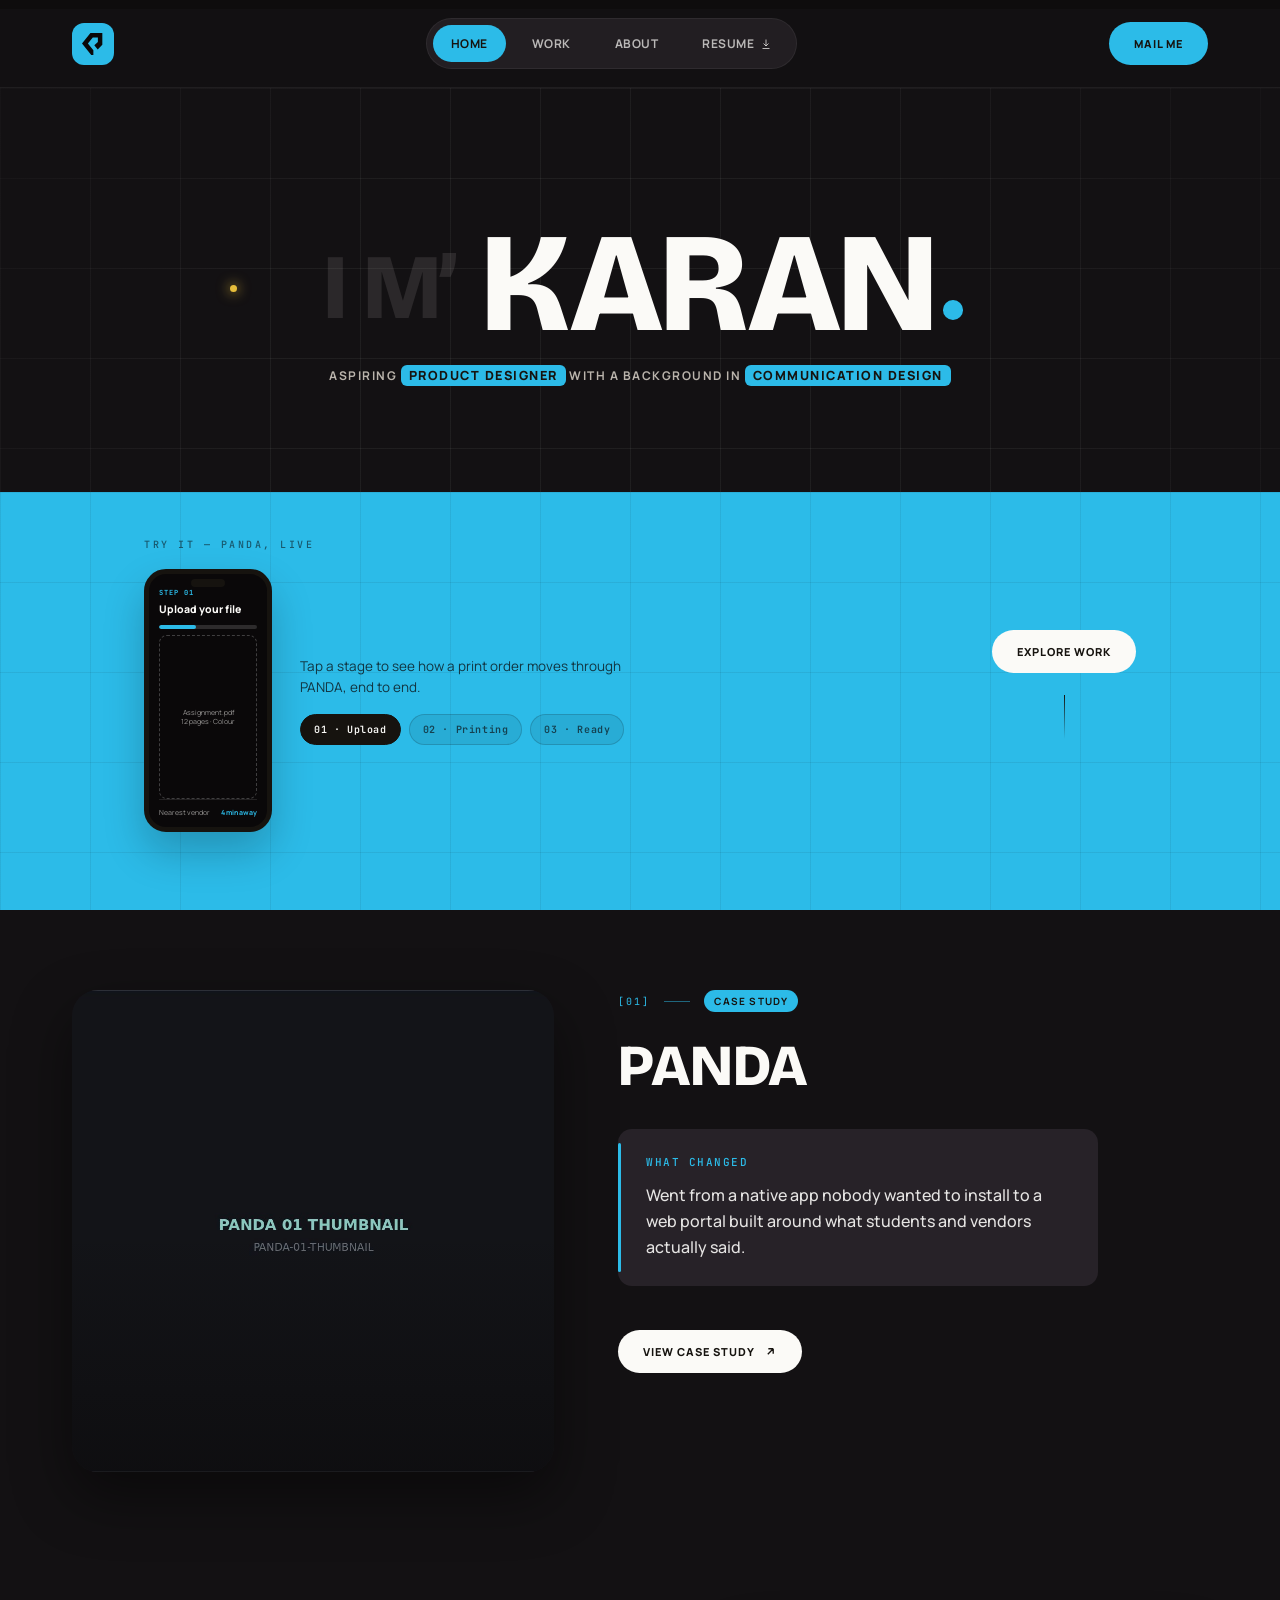
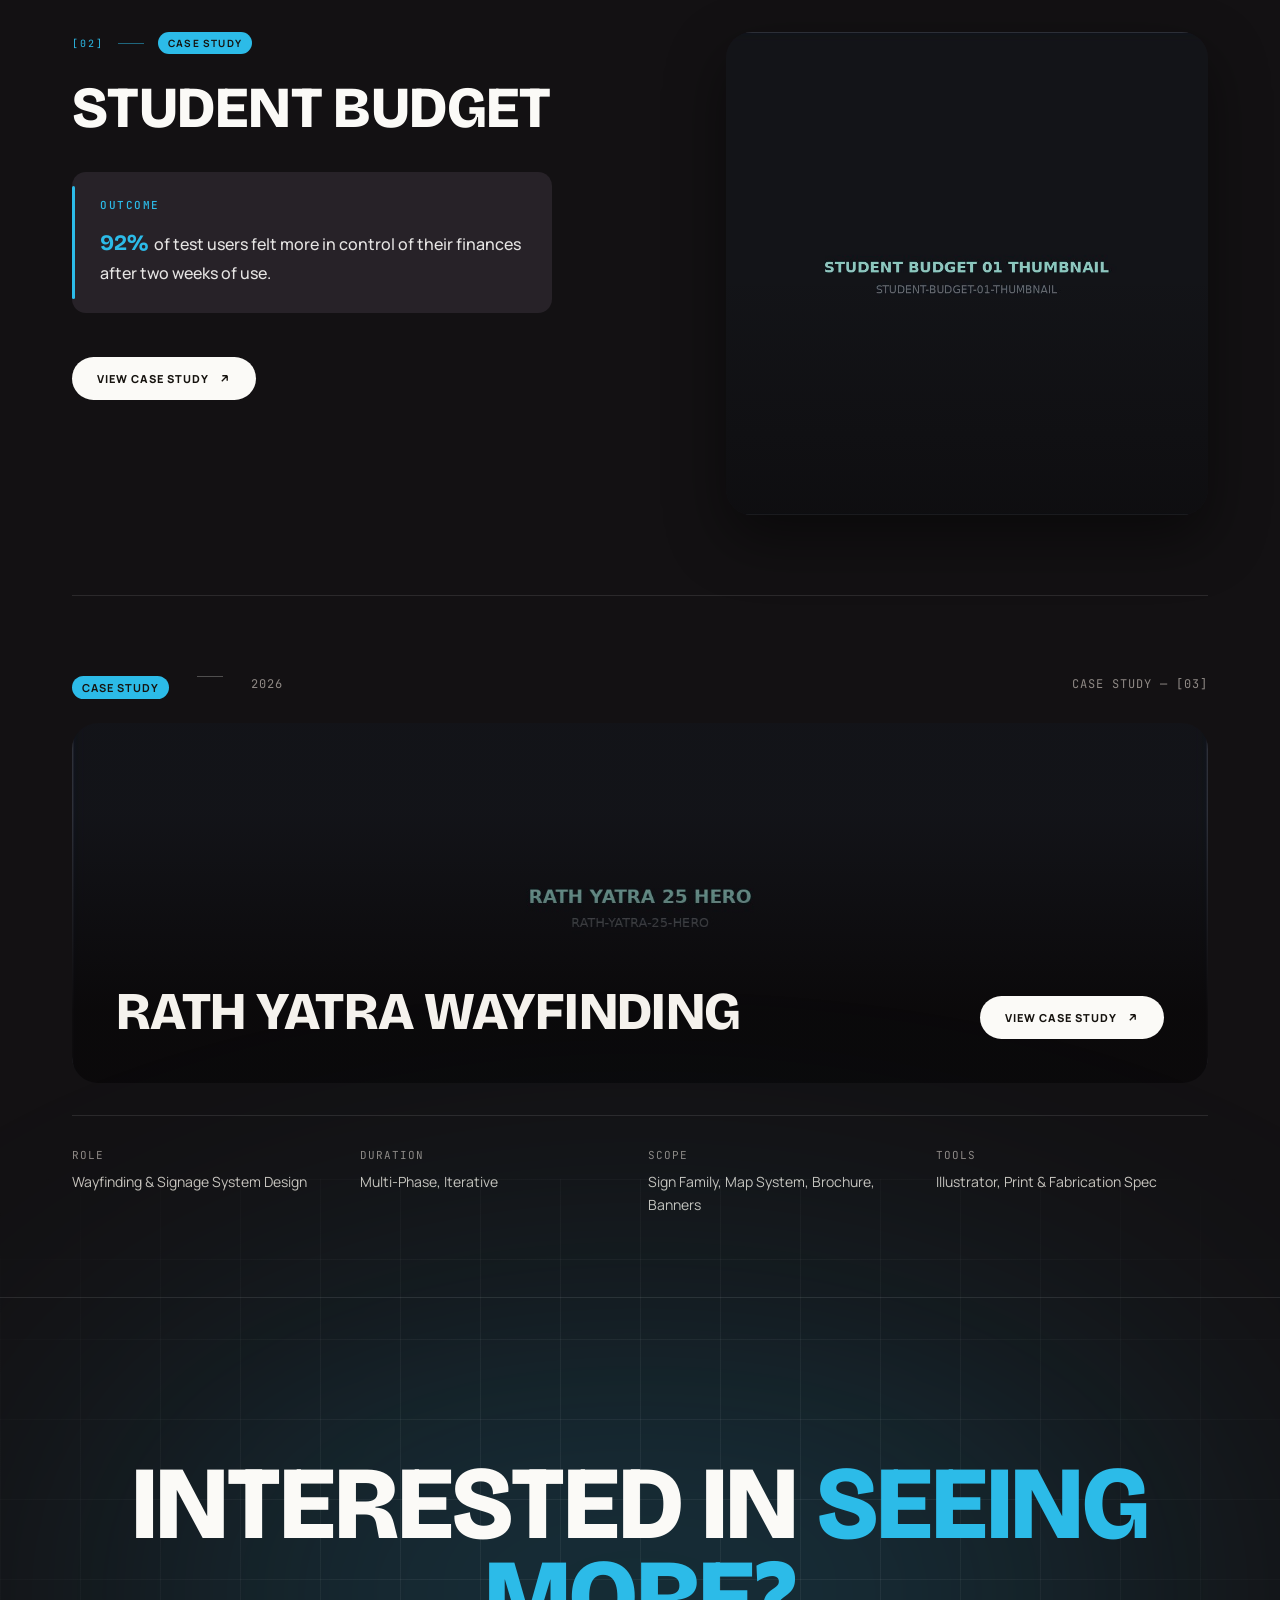
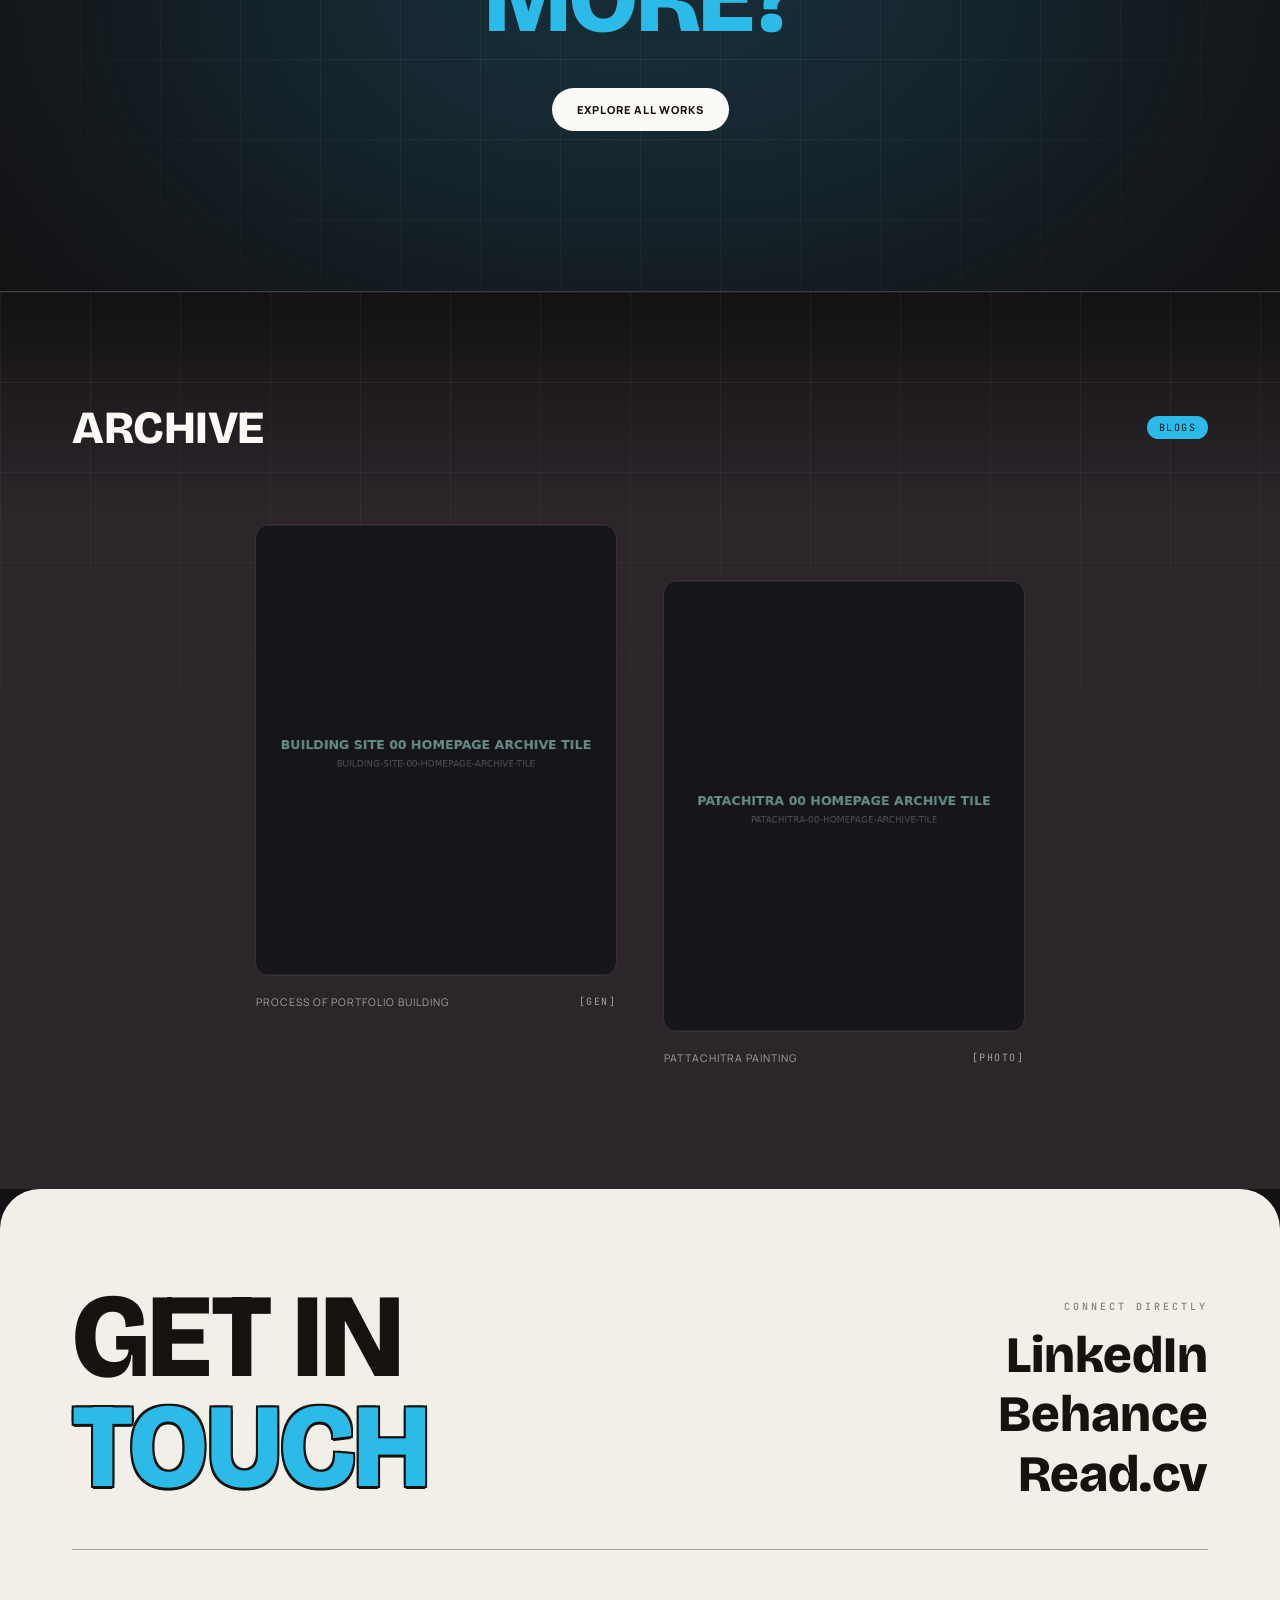
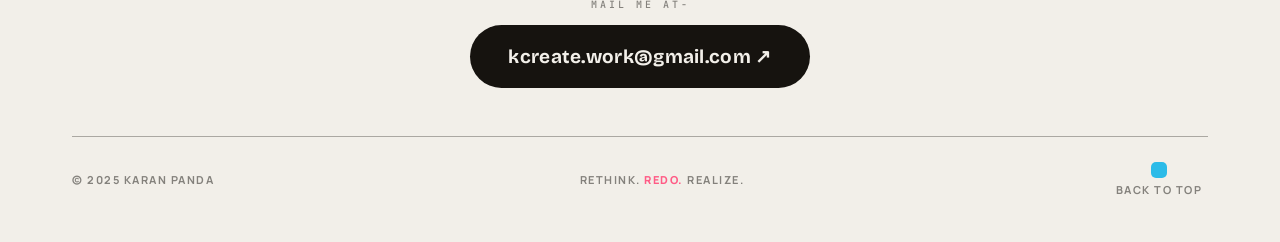
<file: index.html>
<!DOCTYPE html>
<html lang="en">
<head>
<meta charset="UTF-8">
<meta name="viewport" content="width=device-width, initial-scale=1.0">
<title>Karan Panda — Product Designer</title>
<link rel="preconnect" href="https://fonts.googleapis.com">
<link href="https://fonts.googleapis.com/css2?family=Bricolage+Grotesque:wght@400;500;600;700;800&family=Manrope:wght@400;500;600;700;800&family=JetBrains+Mono:wght@500;700&display=swap" rel="stylesheet">
<link rel="stylesheet" href="css/style.css">
</head>
<body id="top">

<div class="site-loader" id="site-loader" aria-hidden="true">
  <div class="loader-glow"></div>
  <div class="loader-mark">
    <svg viewBox="0 0 100 100"><path id="loader-path" d="M 92.38 0.00 L 38.41 0.33 L 0.00 47.68 L 42.05 99.67 L 51.66 100.00 L 51.66 78.48 L 26.82 47.68 L 49.01 20.53 L 72.19 20.20 L 72.19 40.73 L 55.96 55.96 L 71.52 74.83 L 92.38 53.64 Z"></path></svg>
  </div>
  <div class="loader-caption"></div>
  <div class="loader-progress"><span></span></div>
</div>

<header class="nav" id="site-nav"></header>

<main>
  <section class="hero-home">
    <div class="hero-gridlines"></div>
    <div class="hero-core">
      <div class="hero-name-row">
        <span class="hero-ghost">i m&rsquo;</span>
        <h1 class="hero-karan"><span id="hero-name">KARAN</span><span class="accent">.</span></h1>
      </div>
      <div class="role" id="hero-tagline"></div>
    </div>

    <div class="hero-split">
      <div class="hero-split-grid"></div>
      <div class="hero-split-inner wrap">
        <div class="hero-app-demo">
          <div class="hook-eyebrow">Try It — PANDA, Live</div>
          <div class="app-demo-row">
            <div class="app-phone" id="app-phone">
              <div class="app-phone-notch"></div>
              <div class="app-screen" id="app-screen"></div>
            </div>
            <div class="app-demo-copy">
              <p id="app-demo-caption">Tap a stage to see how a print order moves through PANDA, end to end.</p>
              <div class="app-tabs" id="app-tabs">
                <button class="app-tab is-active" data-state="upload" type="button">01 · Upload</button>
                <button class="app-tab" data-state="print" type="button">02 · Printing</button>
                <button class="app-tab" data-state="ready" type="button">03 · Ready</button>
              </div>
            </div>
          </div>
        </div>
        <div class="hero-cta-wrap">
          <a class="btn btn-on-accent" href="work.html" id="hero-cta" data-transition>Explore Work</a>
          <div class="hero-scroll"><div class="hero-line"></div></div>
        </div>
      </div>
    </div>
  </section>

  <section class="wrap" id="featured-rows"></section>

  <section class="cta-block wrap">
    <div class="cta-gridlines"></div>
    <h2 id="cta-heading" class="reveal"></h2>
    <a class="btn" href="work.html" id="cta-btn" data-transition></a>
  </section>

  <section class="archive-strip">
    <div class="wrap">
      <h4 id="archive-heading" class="reveal"></h4>
      <div class="archive-grid" id="archive-grid"></div>
    </div>
  </section>
</main>

<footer class="footer" id="site-footer"></footer>

<script src="js/data.js"></script>
<script src="js/main.js"></script>
<script src="js/home.js"></script>
<script src="js/loader.js"></script>
</body>
</html>
</file>
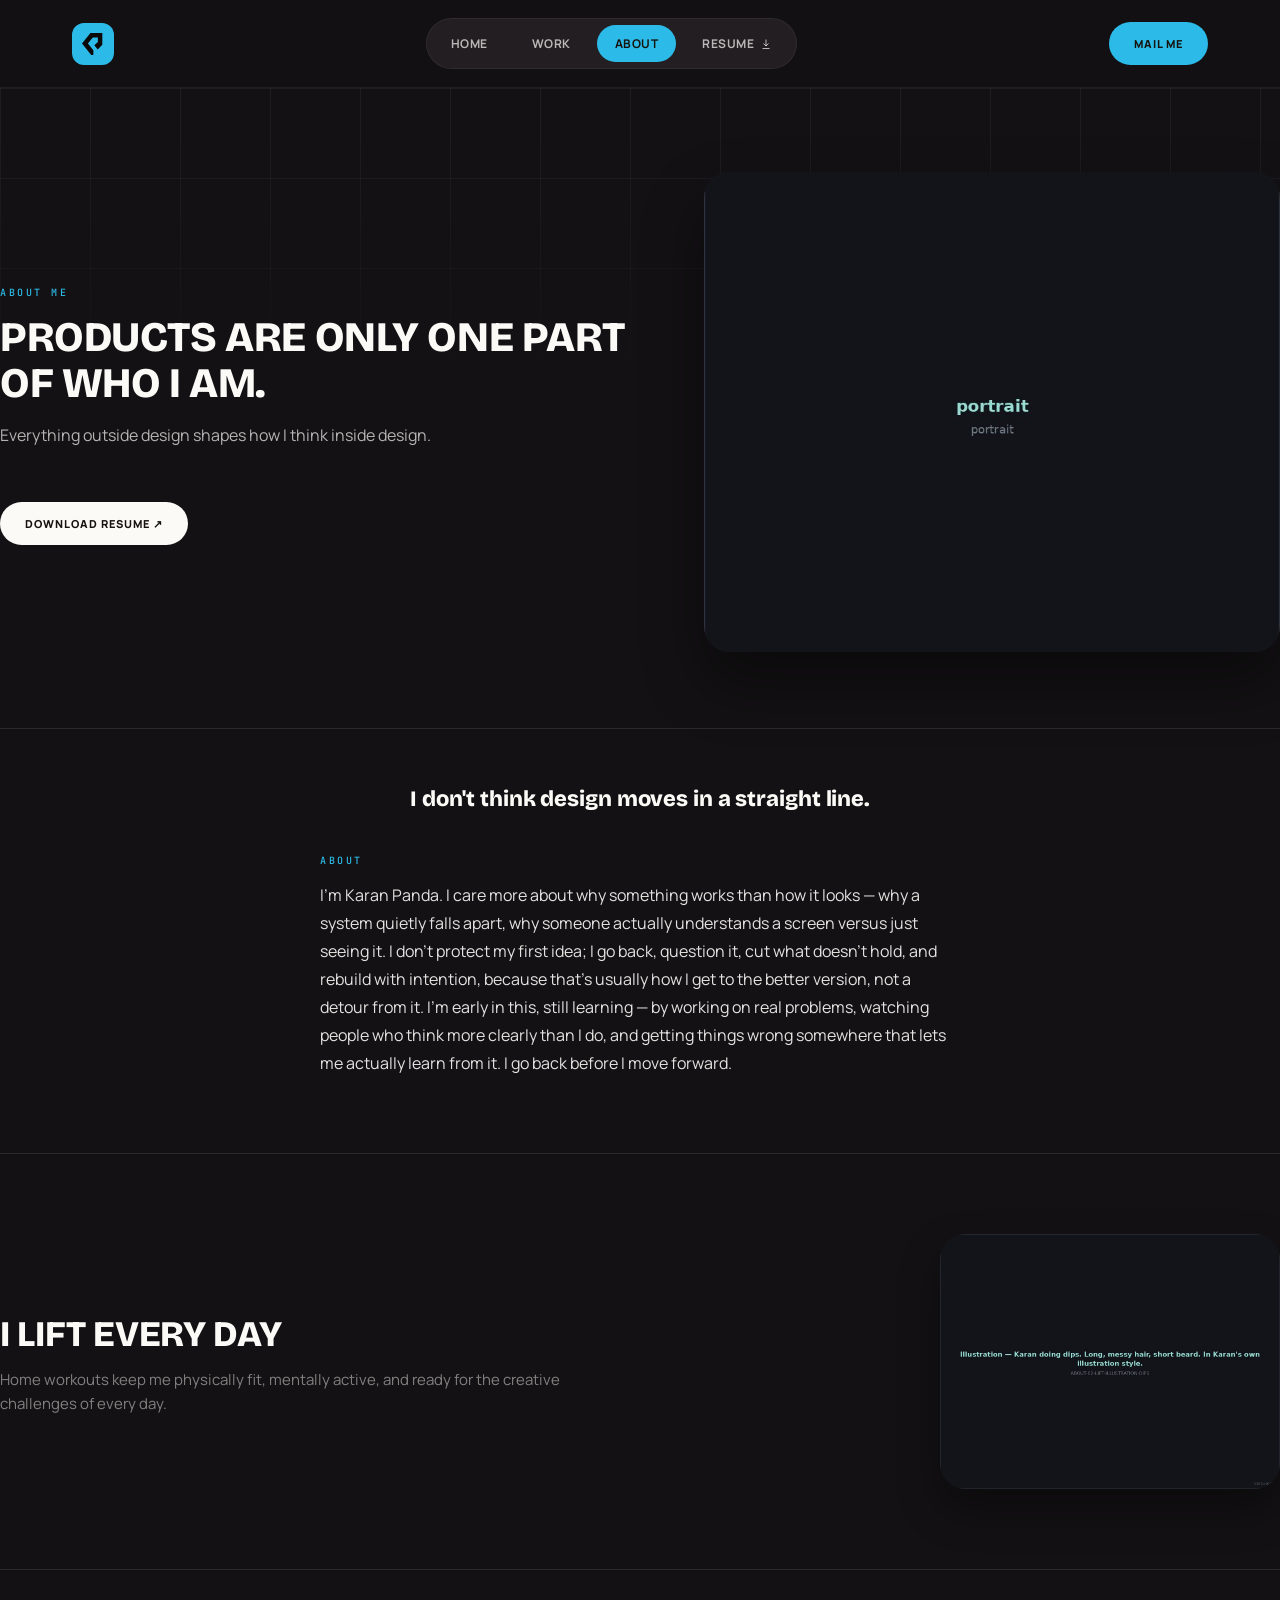
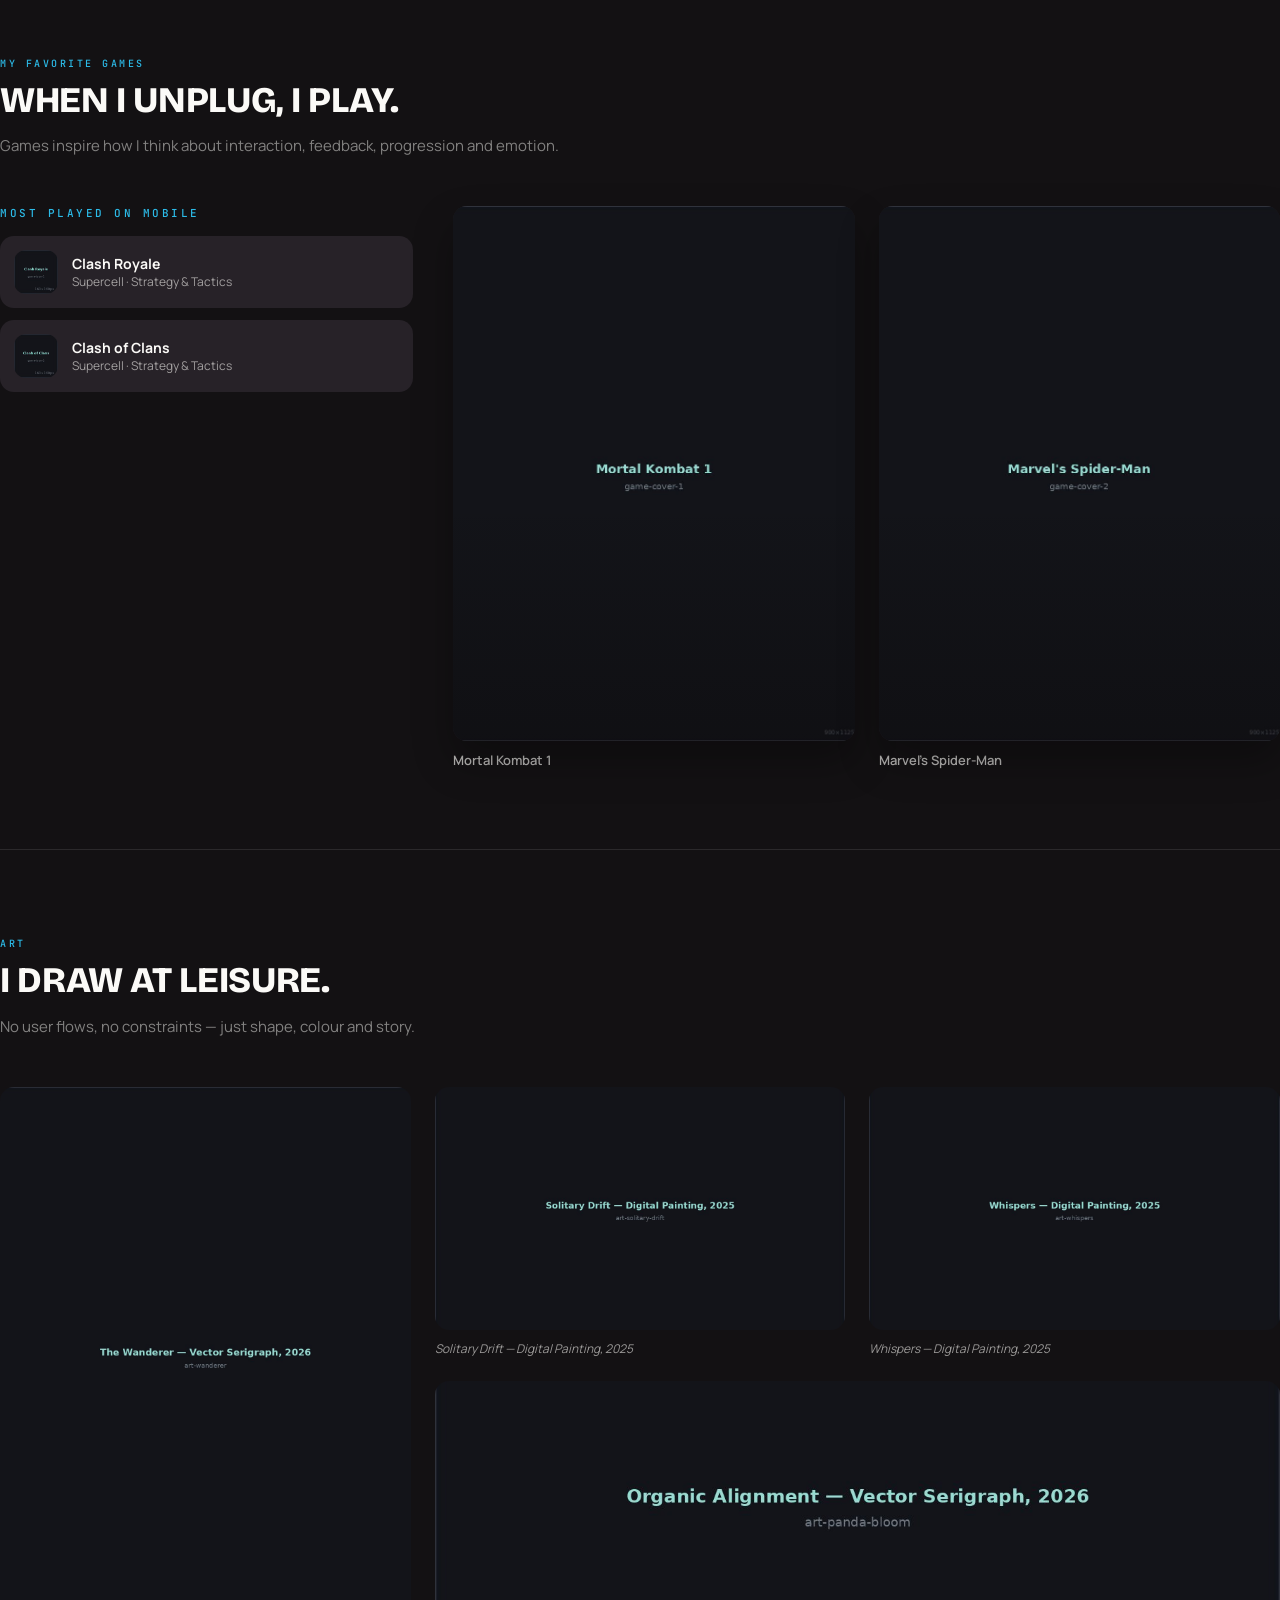
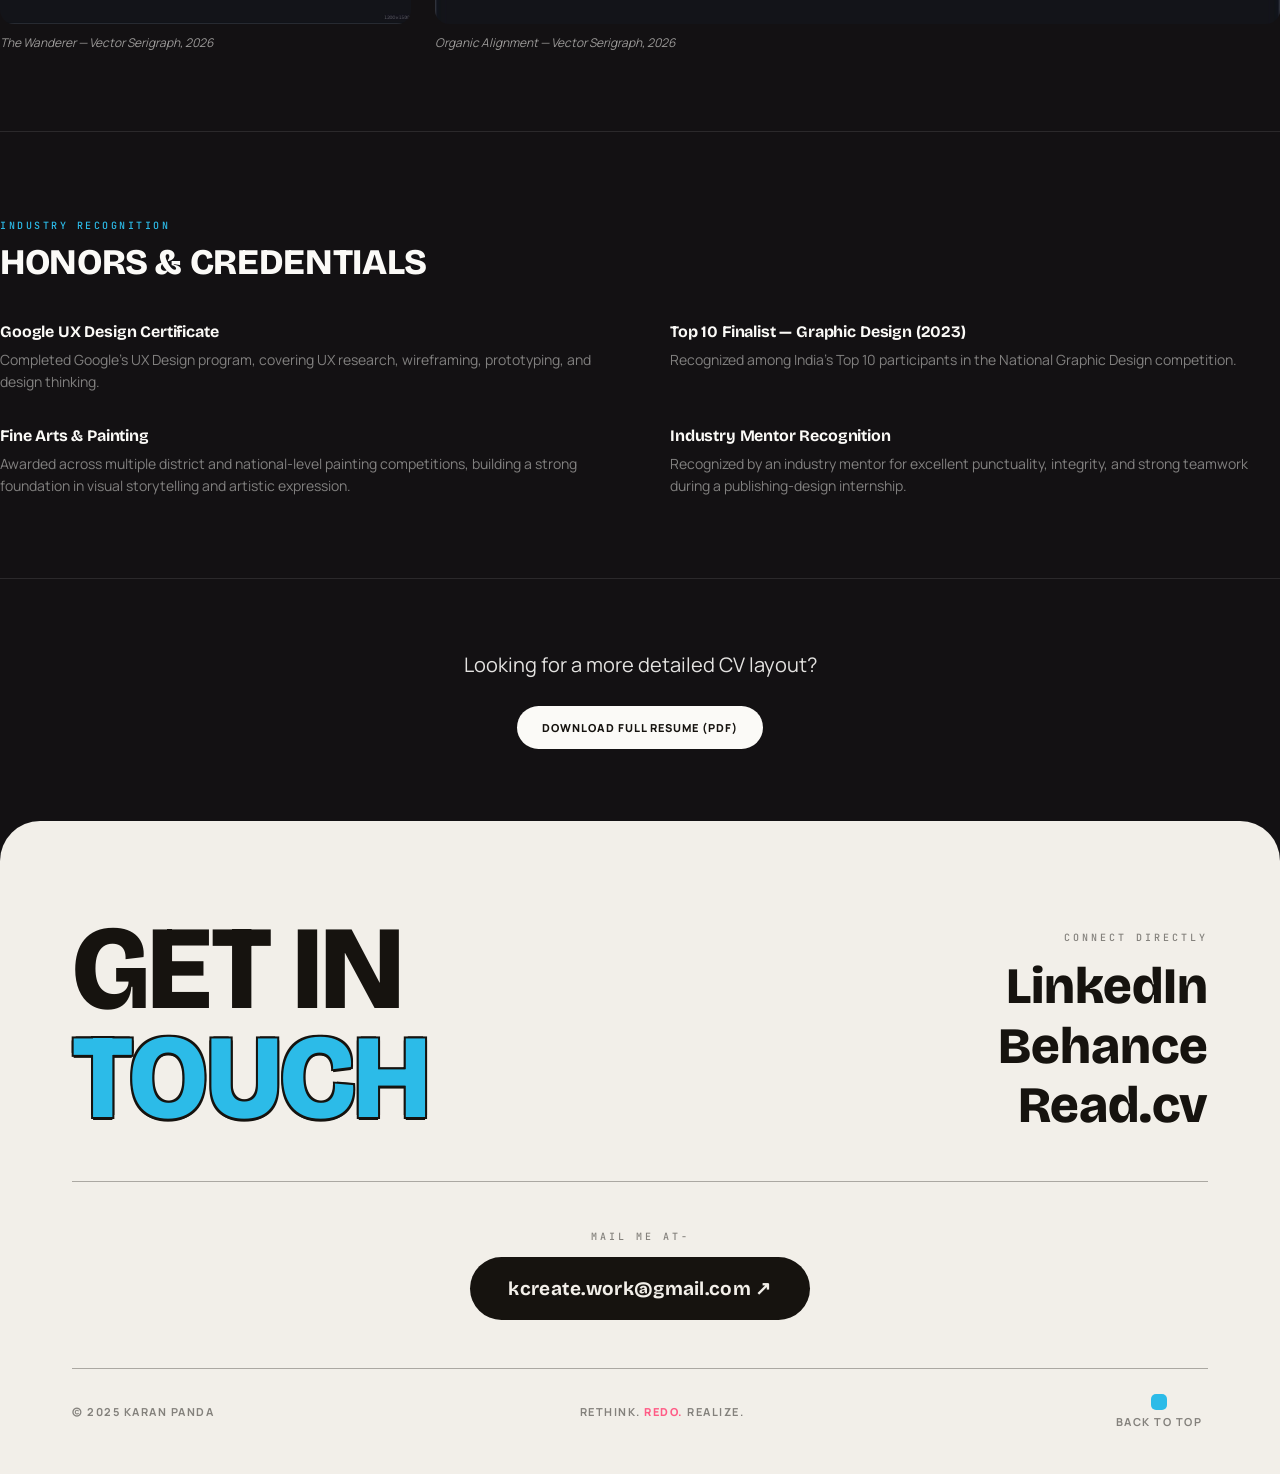
<file: about.html>
<!DOCTYPE html>
<html lang="en">
<head>
<meta charset="UTF-8">
<meta name="viewport" content="width=device-width, initial-scale=1.0">
<title>About — Karan Panda</title>
<link rel="preconnect" href="https://fonts.googleapis.com">
<link href="https://fonts.googleapis.com/css2?family=Bricolage+Grotesque:wght@400;500;600;700;800&family=Manrope:wght@400;500;600;700;800&family=JetBrains+Mono:wght@500;700&display=swap" rel="stylesheet">
<link rel="stylesheet" href="css/style.css">
</head>
<body id="top">

<header class="nav" id="site-nav"></header>

<main>
  <section class="wrap about-hero page-top-grid">
    <div>
      <span class="eyebrow" id="about-eyebrow"></span>
      <h1 id="about-heading"></h1>
      <p class="muted" id="about-sub"></p>
      <a class="btn mt-40" id="resume-btn" href="#" target="_blank">Download Resume ↗</a>
    </div>
    <div class="portrait"><img id="about-portrait" src="" alt="Karan Panda"></div>
  </section>

  <section class="about-intro wrap reveal">
    <p class="about-hook" id="about-hook"></p>
    <div class="about-intro-body">
      <span class="eyebrow" id="about-intro-eyebrow"></span>
      <p id="about-intro-text"></p>
    </div>
  </section>

  <section class="about-block about-block-split wrap reveal">
    <div class="about-block-text">
      <h2 id="lift-heading"></h2>
      <p class="sub" id="lift-body"></p>
    </div>
    <div class="lift-media"><img id="lift-image" src="" alt="" loading="lazy"></div>
  </section>

  <section class="about-block wrap reveal">
    <span class="eyebrow" id="games-eyebrow"></span>
    <h2 id="games-heading"></h2>
    <p class="sub" id="games-body"></p>
    <div class="games-layout">
      <div>
        <div class="eyebrow" style="font-size:11px;">Most played on mobile</div>
        <div id="mobile-games"></div>
      </div>
      <div id="favorite-games" style="display:contents;"></div>
    </div>
  </section>

  <section class="about-block wrap reveal">
    <span class="eyebrow" id="art-eyebrow"></span>
    <h2 id="art-heading"></h2>
    <p class="sub" id="art-body"></p>
    <div class="art-masonry" id="art-masonry"></div>
  </section>

  <section class="about-block wrap reveal">
    <span class="eyebrow" id="honors-eyebrow"></span>
    <h2 id="honors-heading" style="margin-bottom:40px;"></h2>
    <div class="honors-list" id="honors-list"></div>
  </section>

  <section class="resume-cta wrap">
    <p id="resume-cta-text"></p>
    <a class="btn" id="resume-cta-btn" href="#" target="_blank"></a>
  </section>
</main>

<footer class="footer" id="site-footer"></footer>

<script src="js/data.js"></script>
<script src="js/main.js"></script>
<script src="js/about.js"></script>
<script>
  document.addEventListener("DOMContentLoaded", () => {
    document.getElementById("resume-cta-btn").href = SITE.resumeFile;
  });
</script>
</body>
</html>
</file>
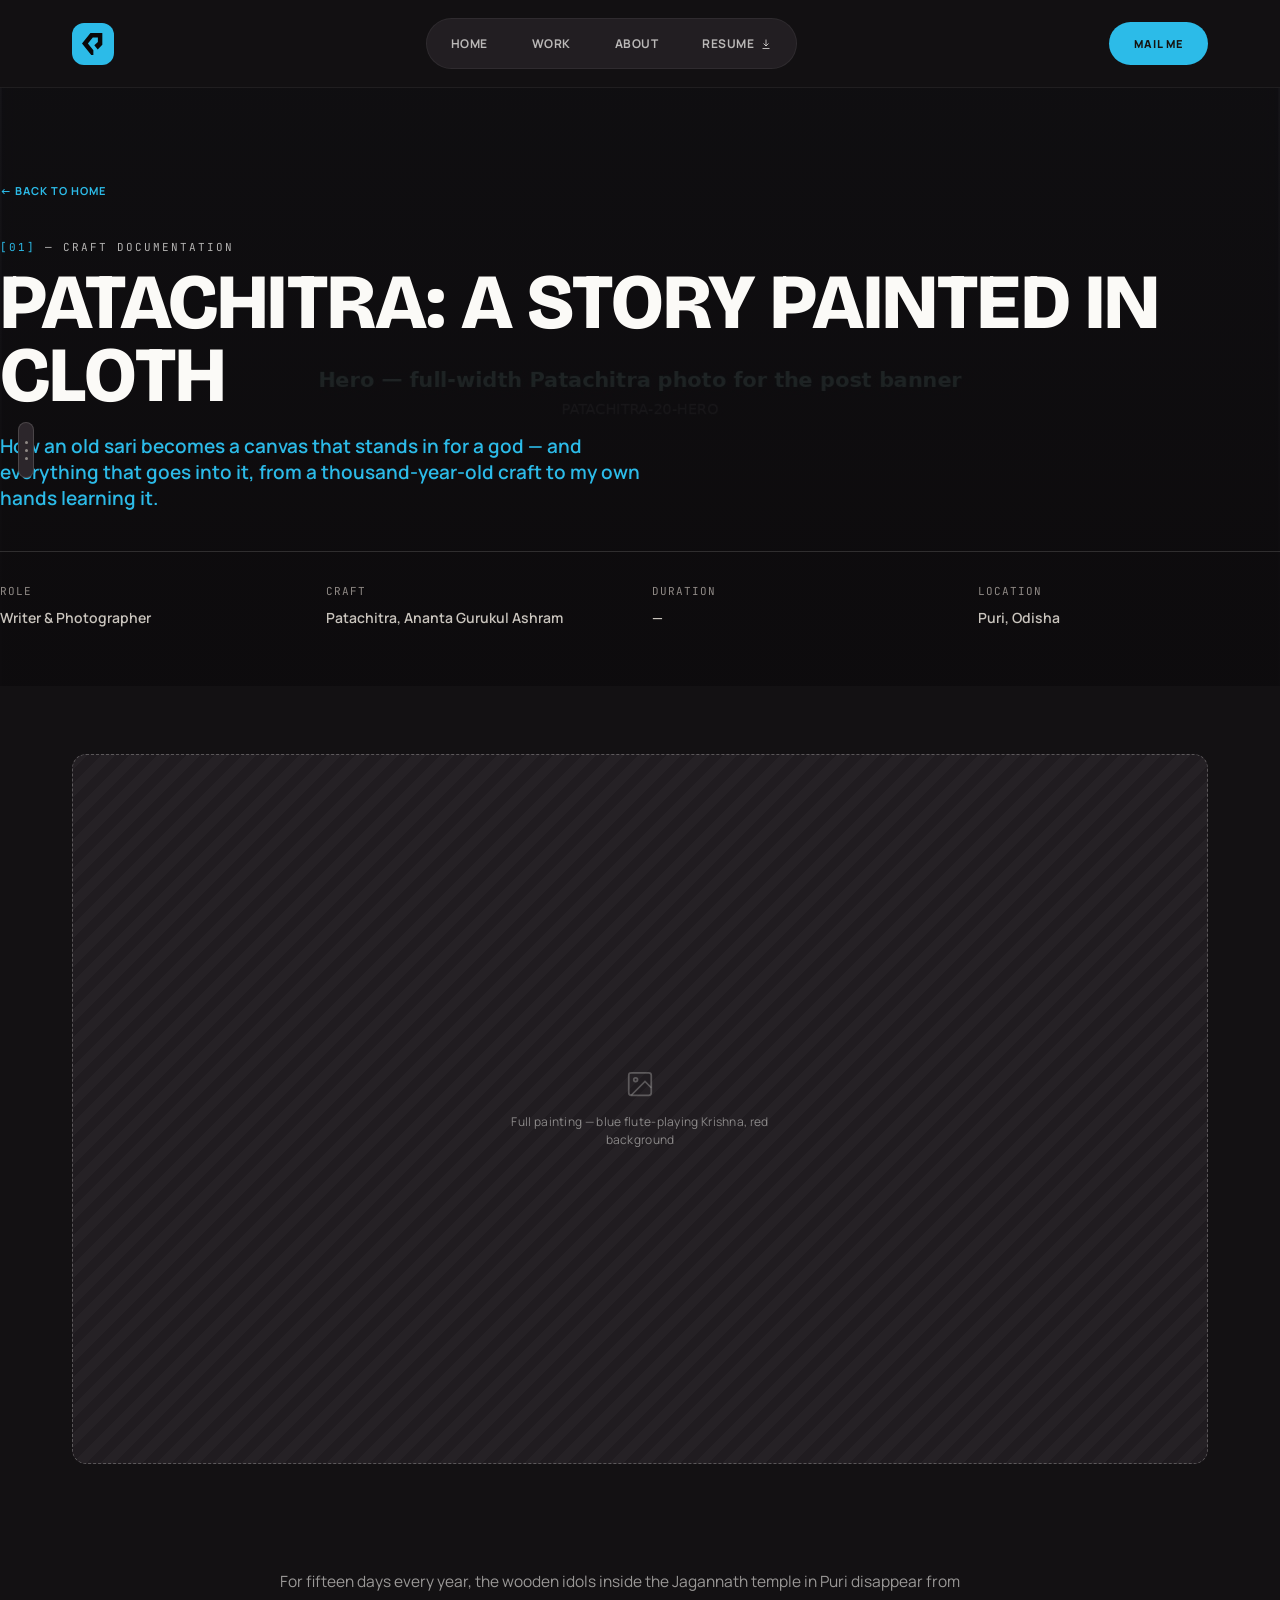
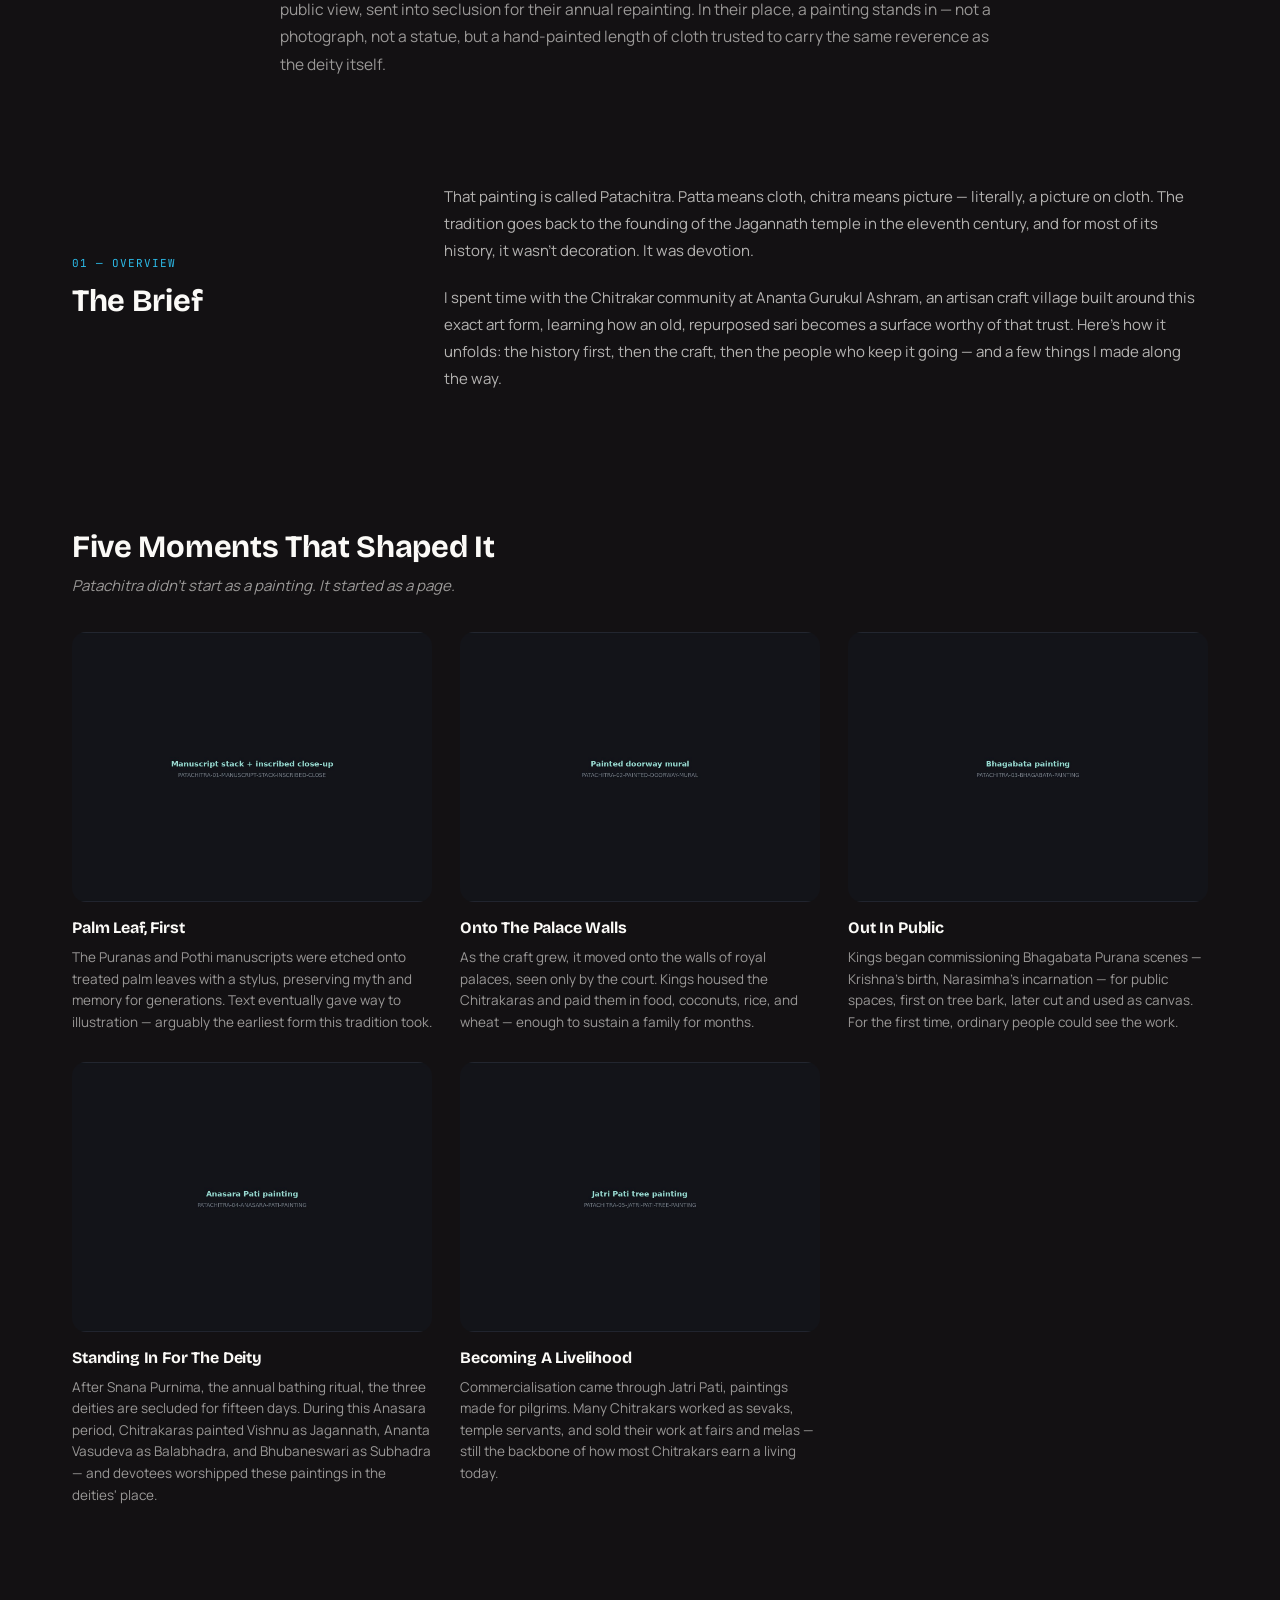
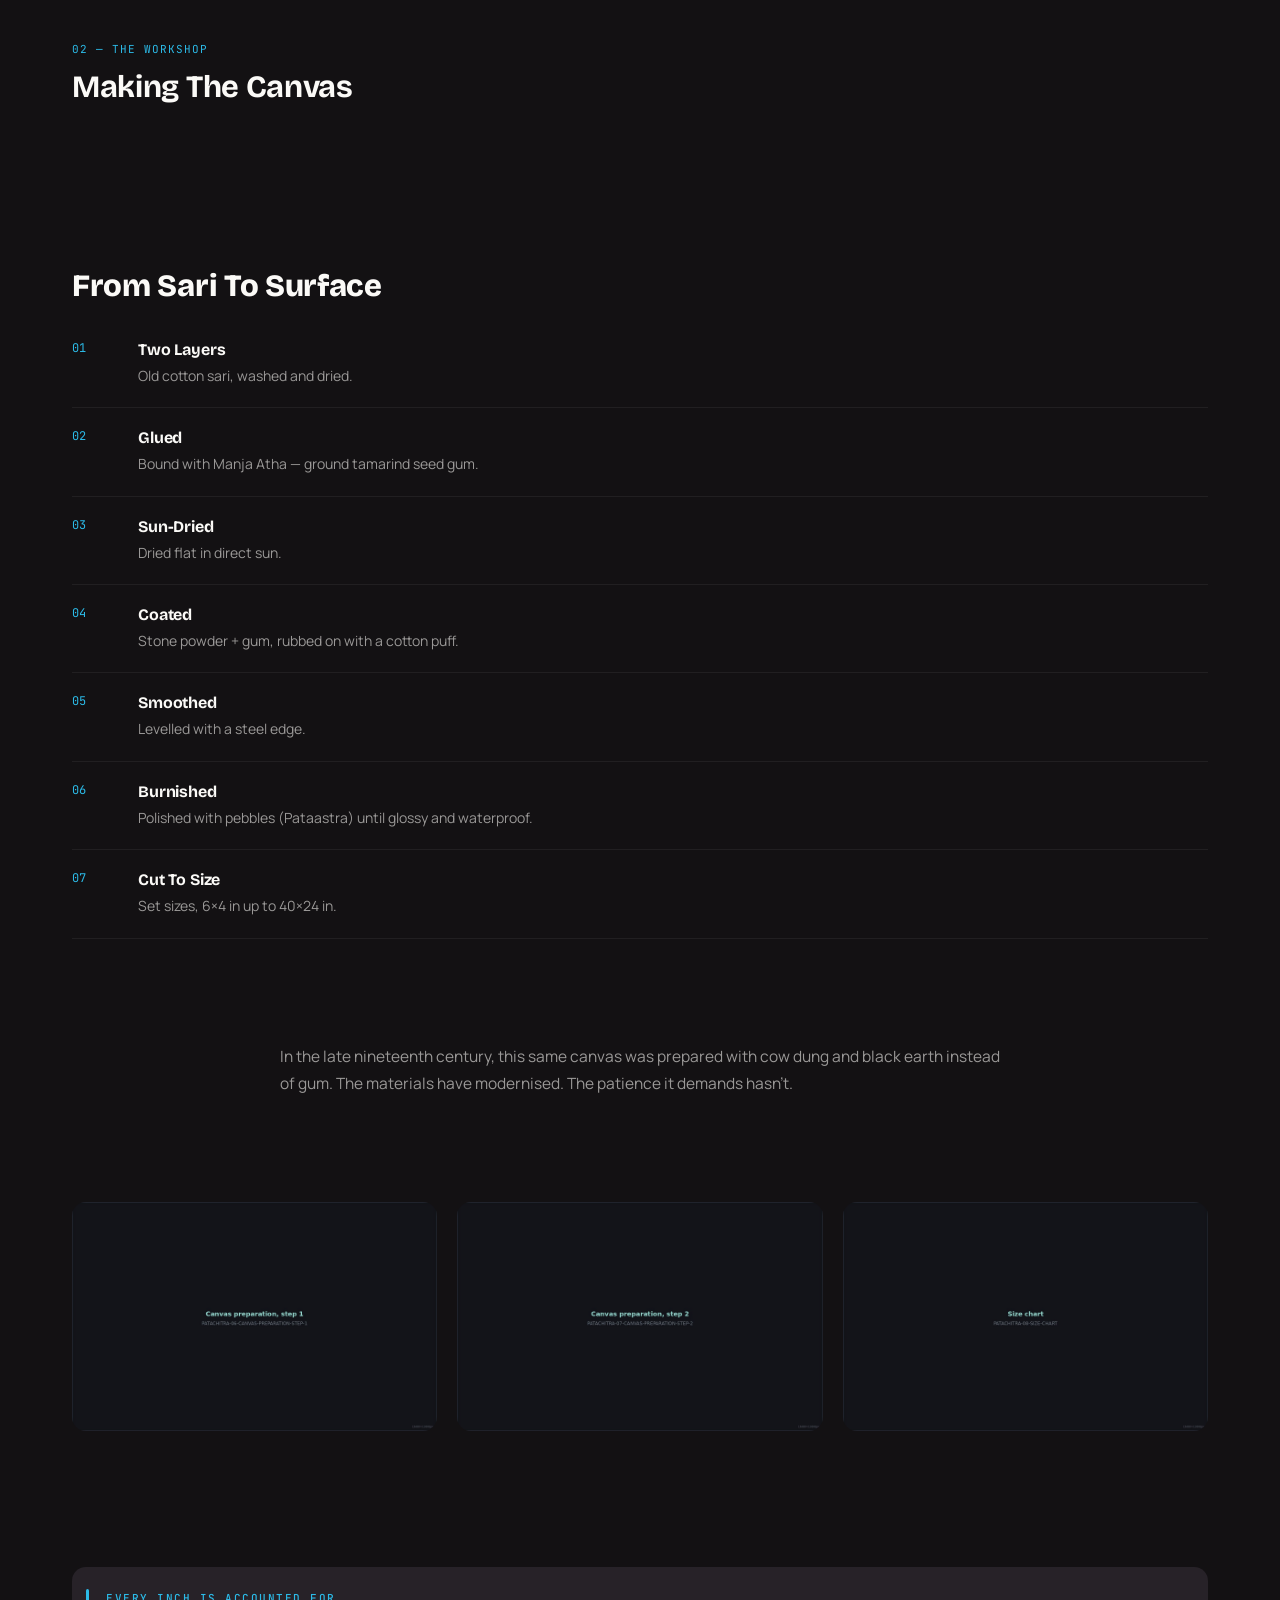
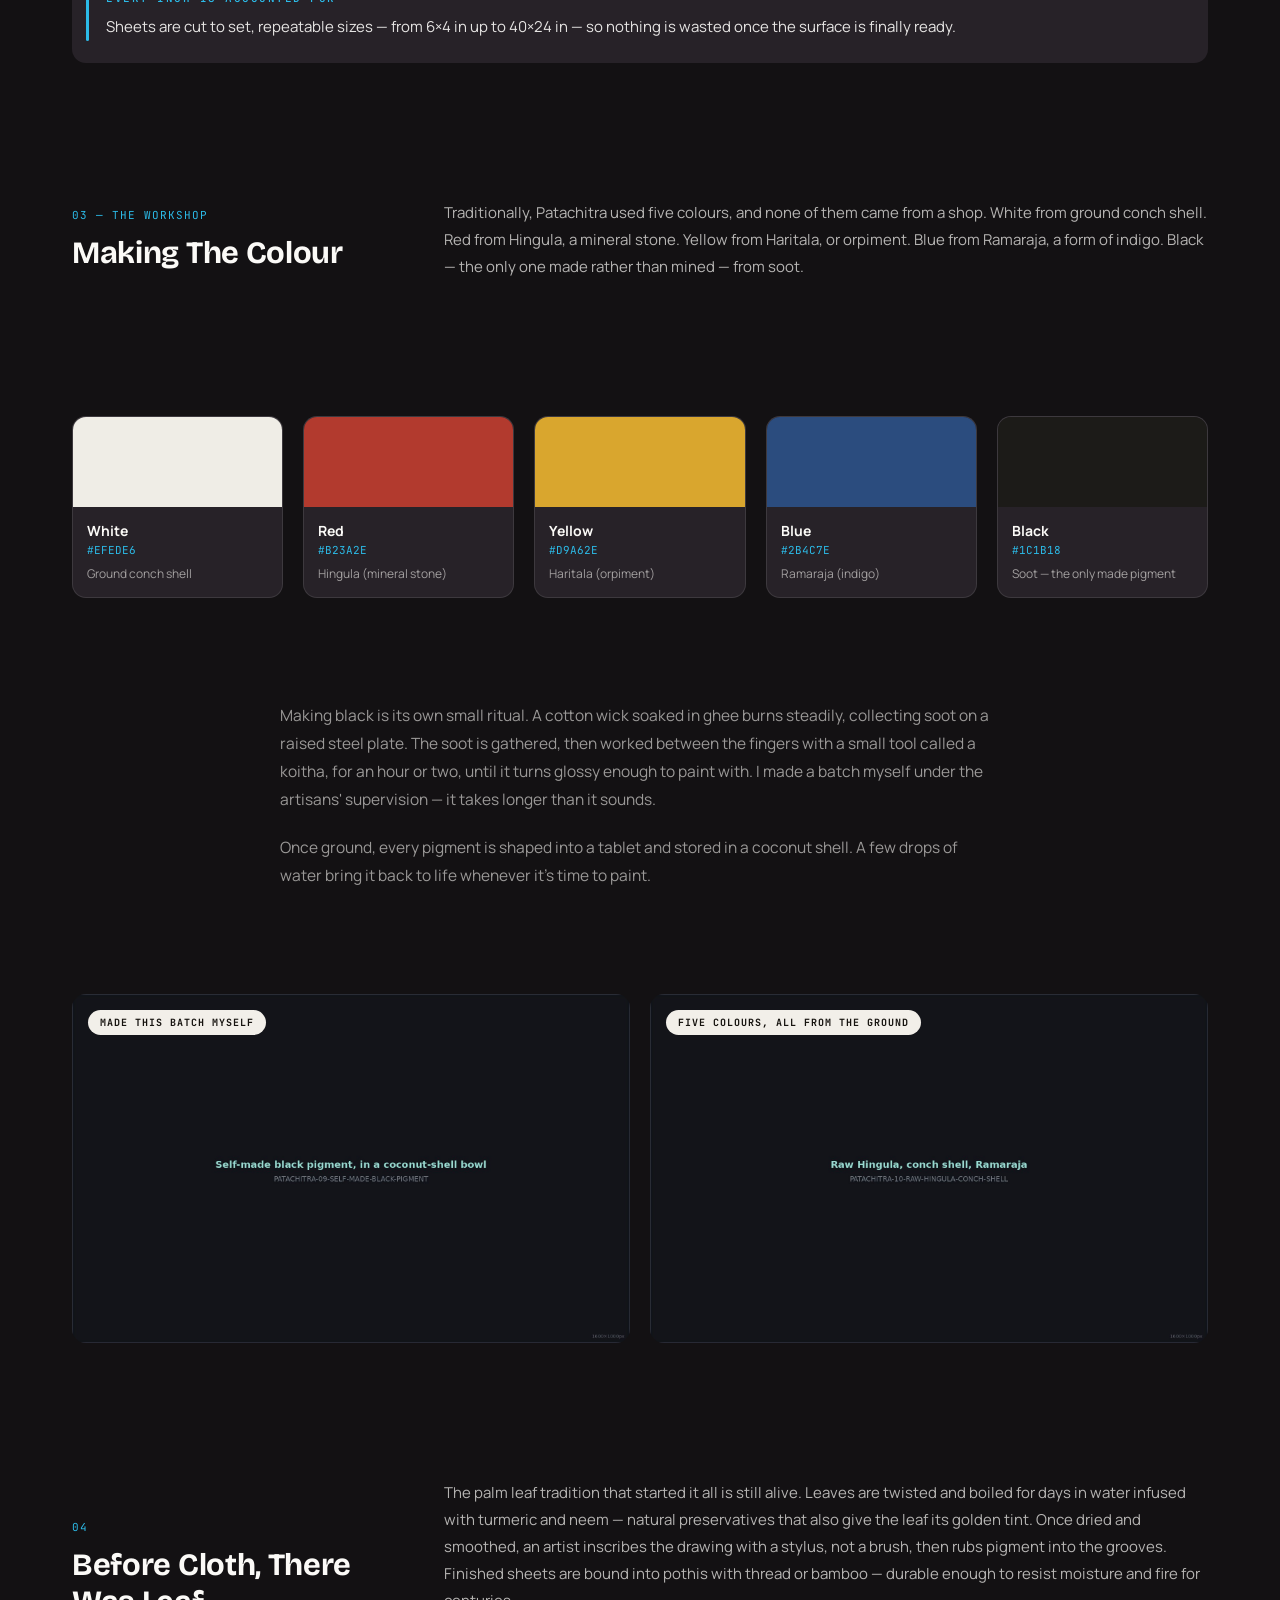
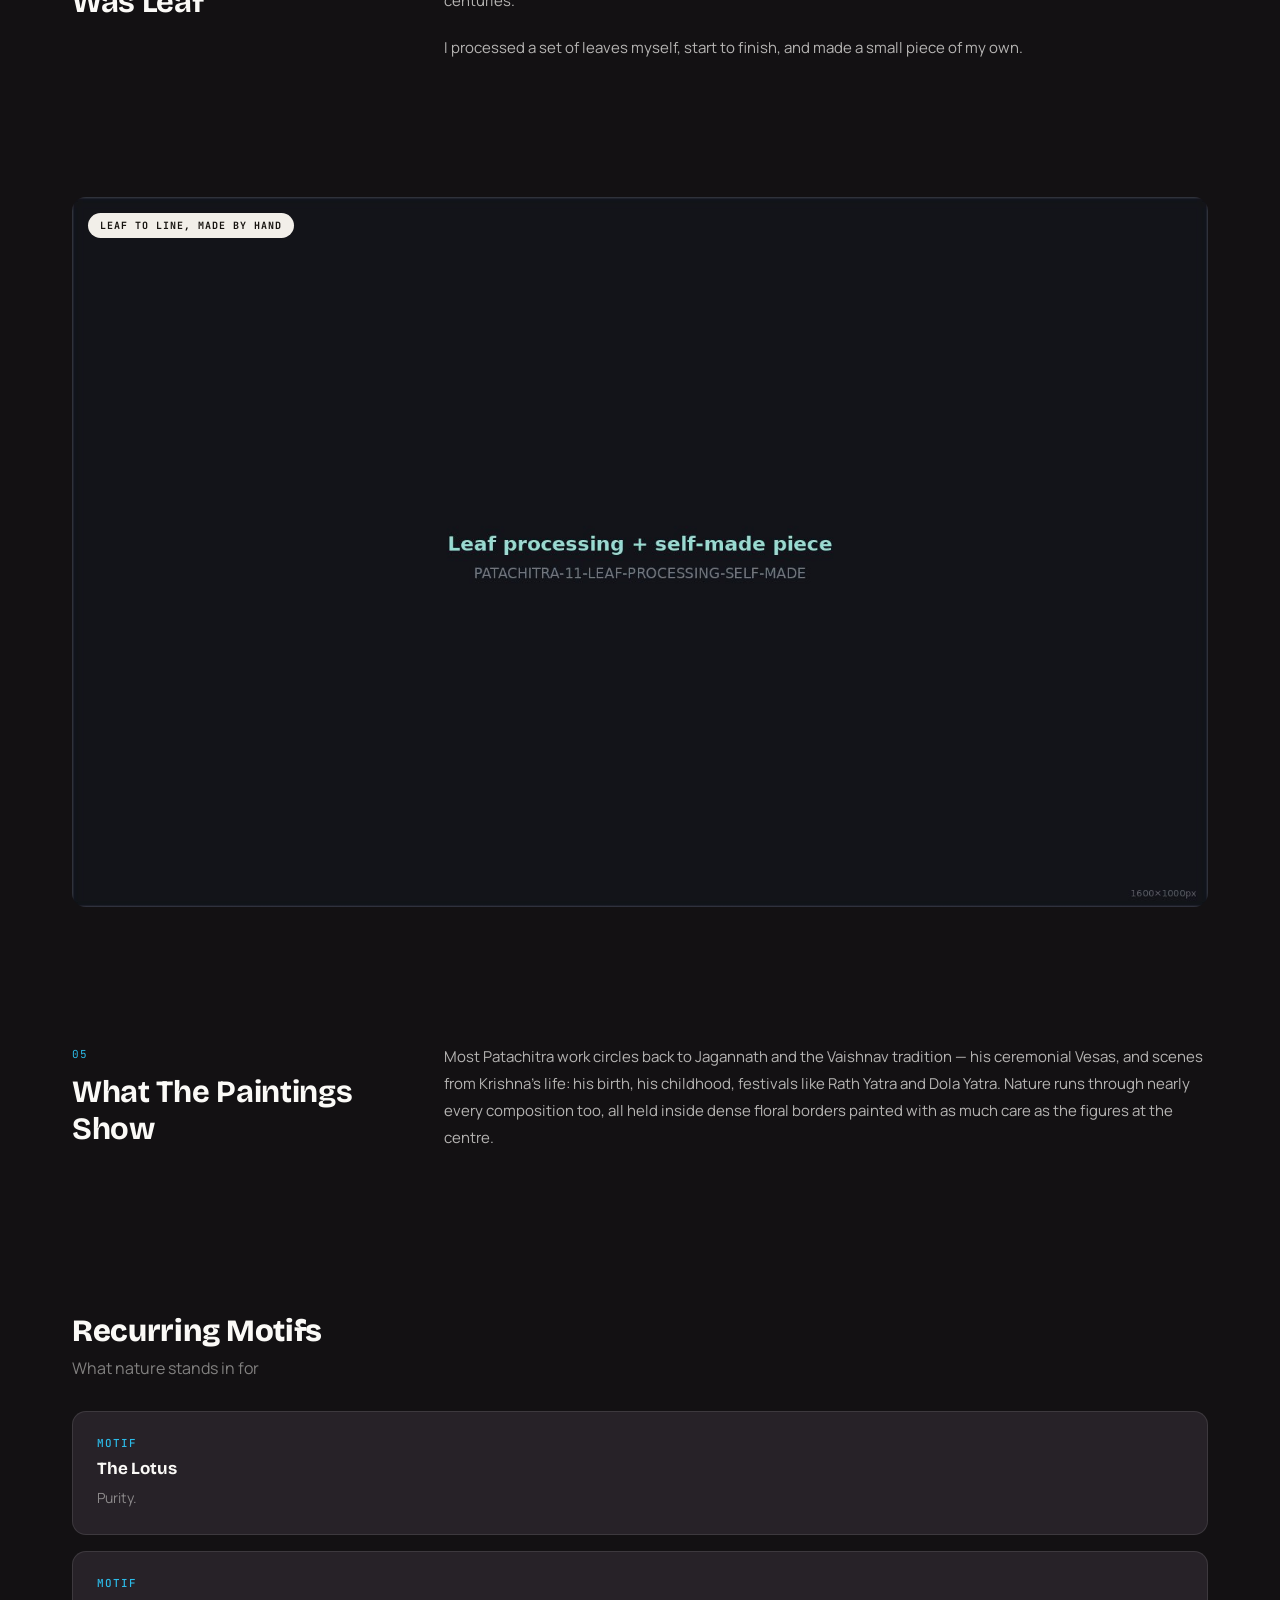
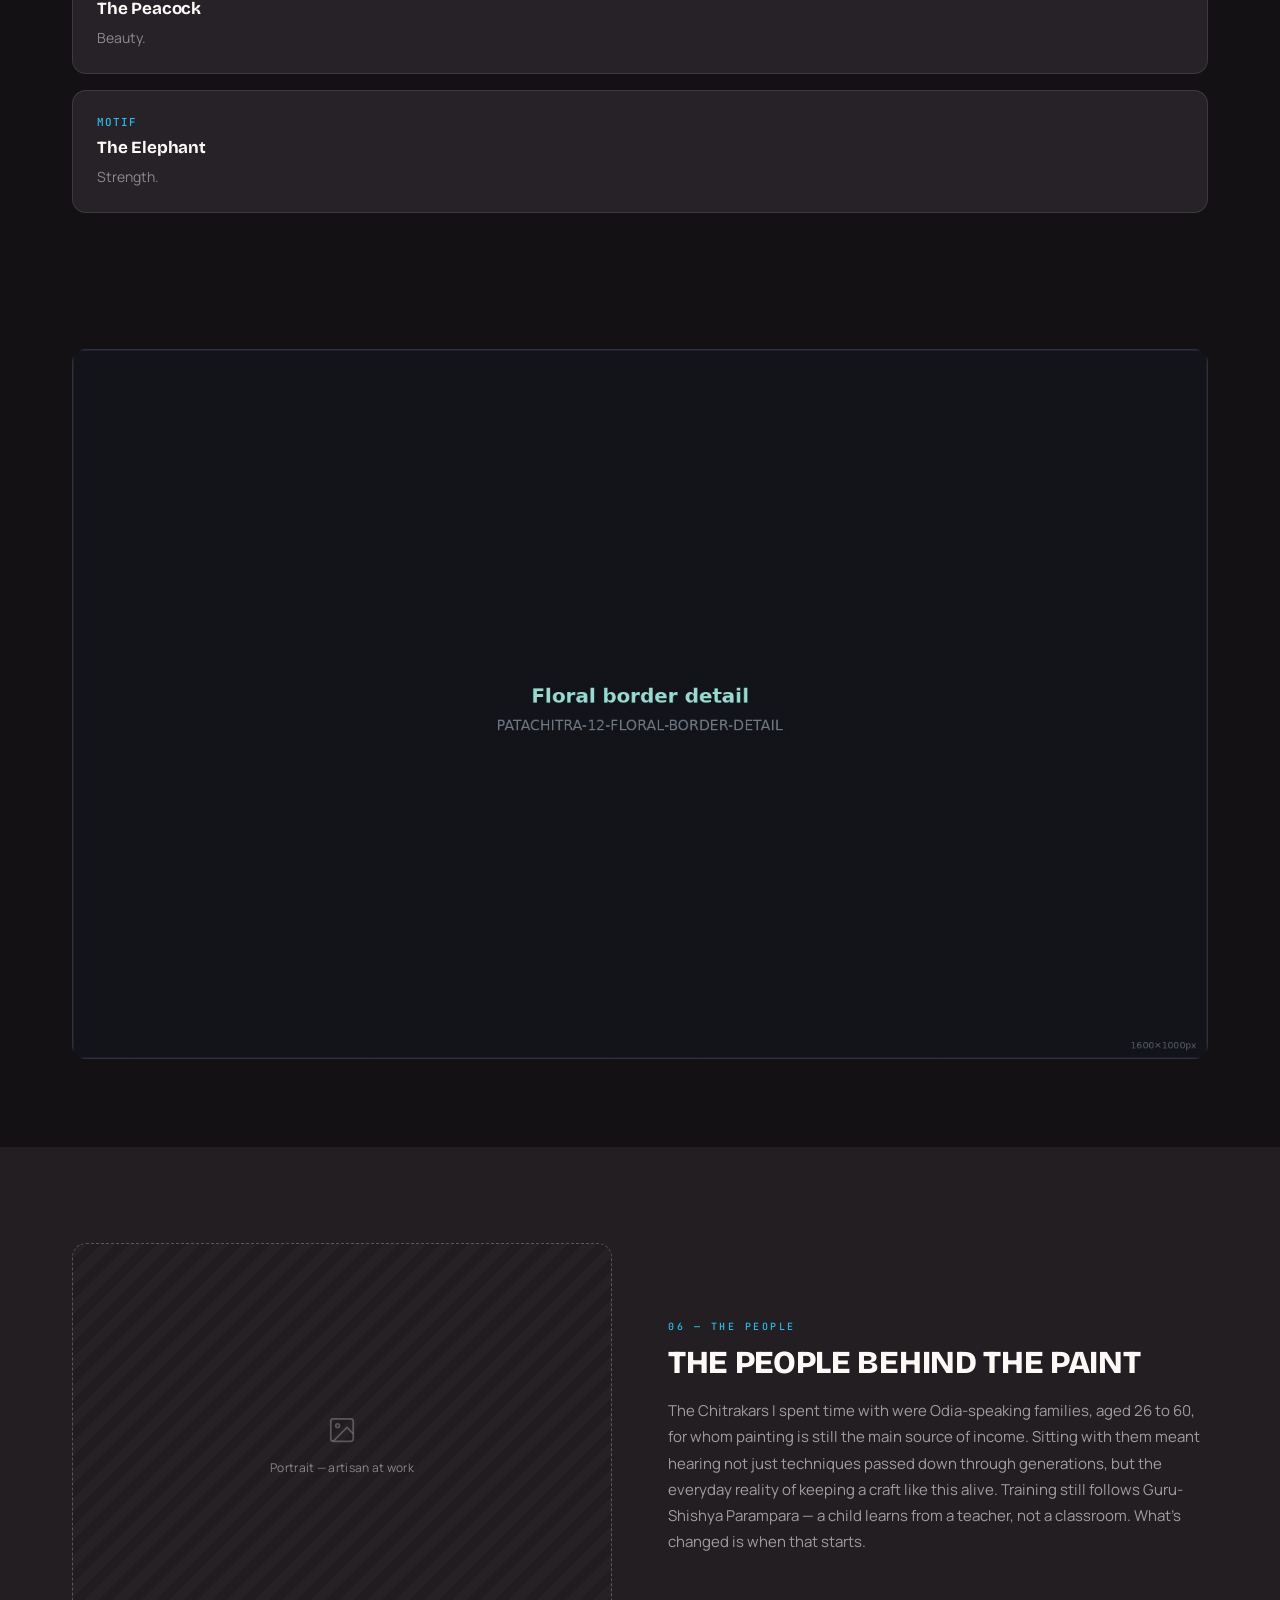
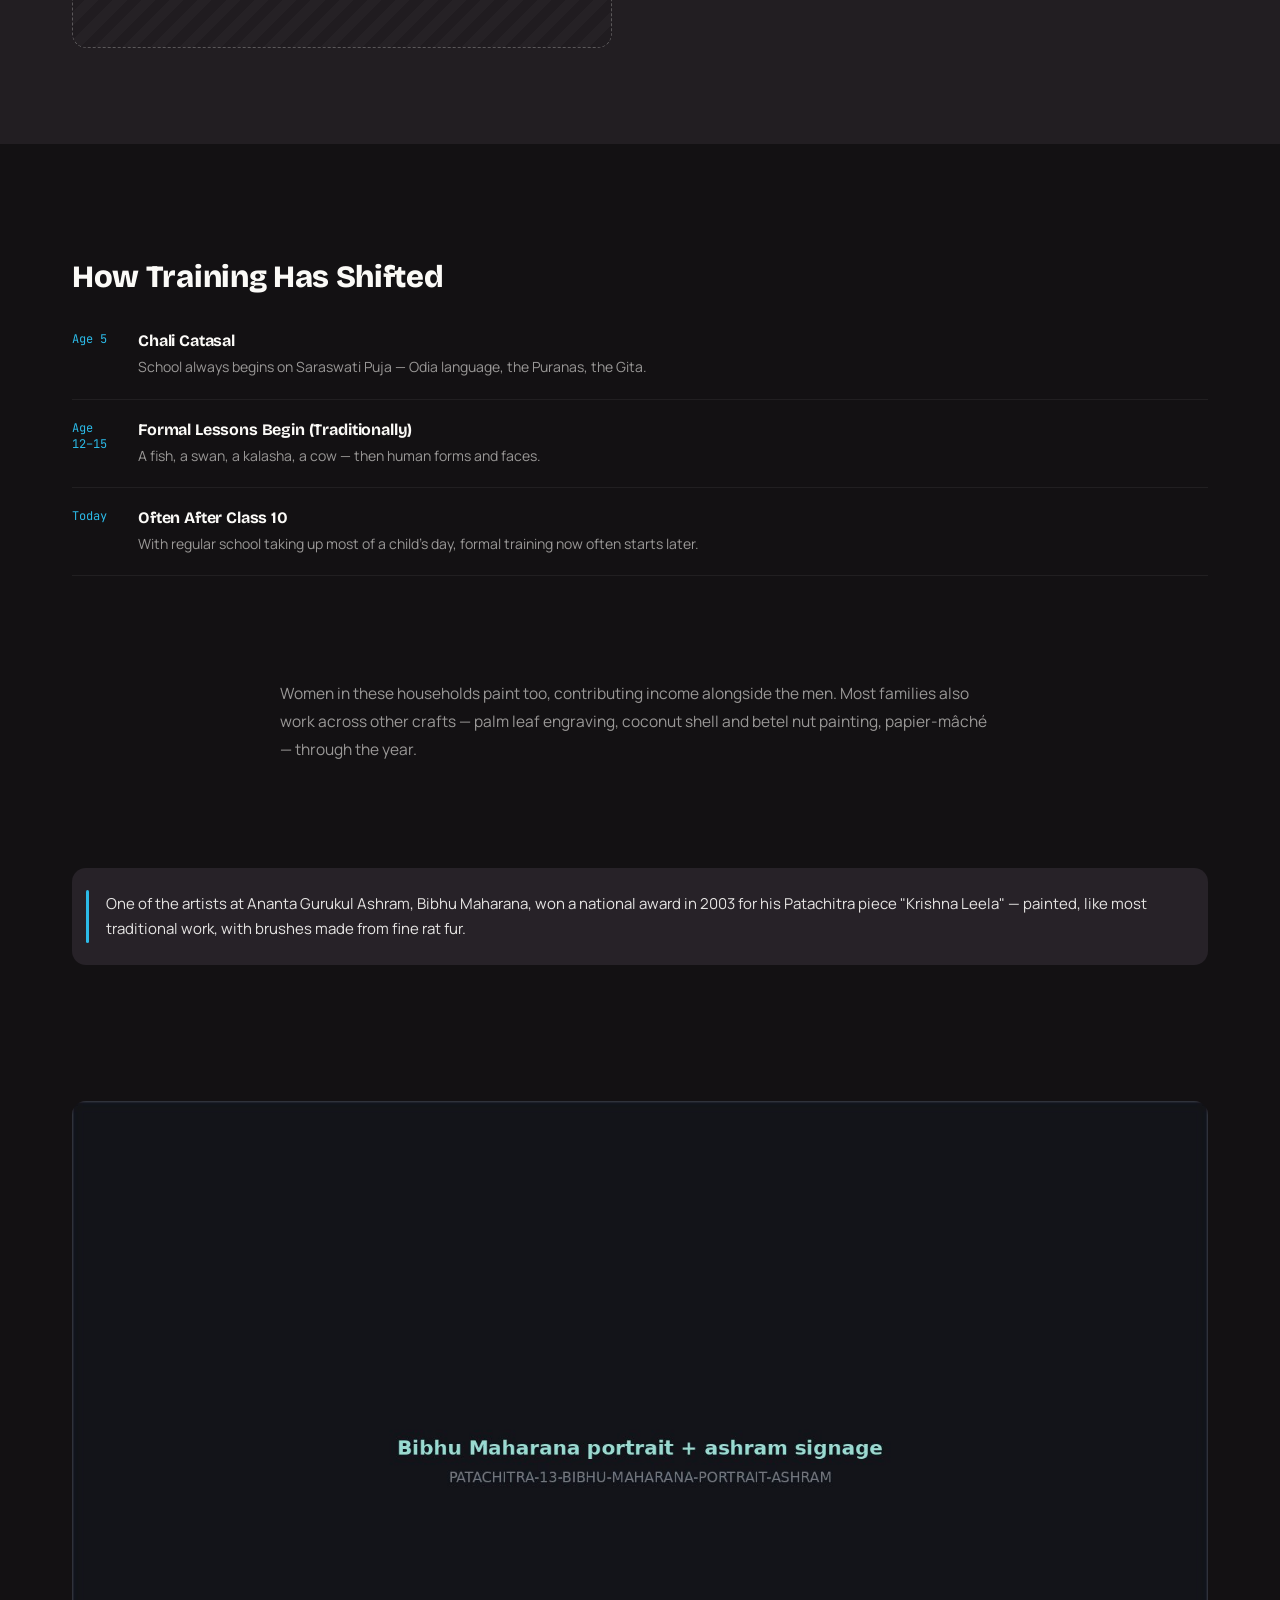
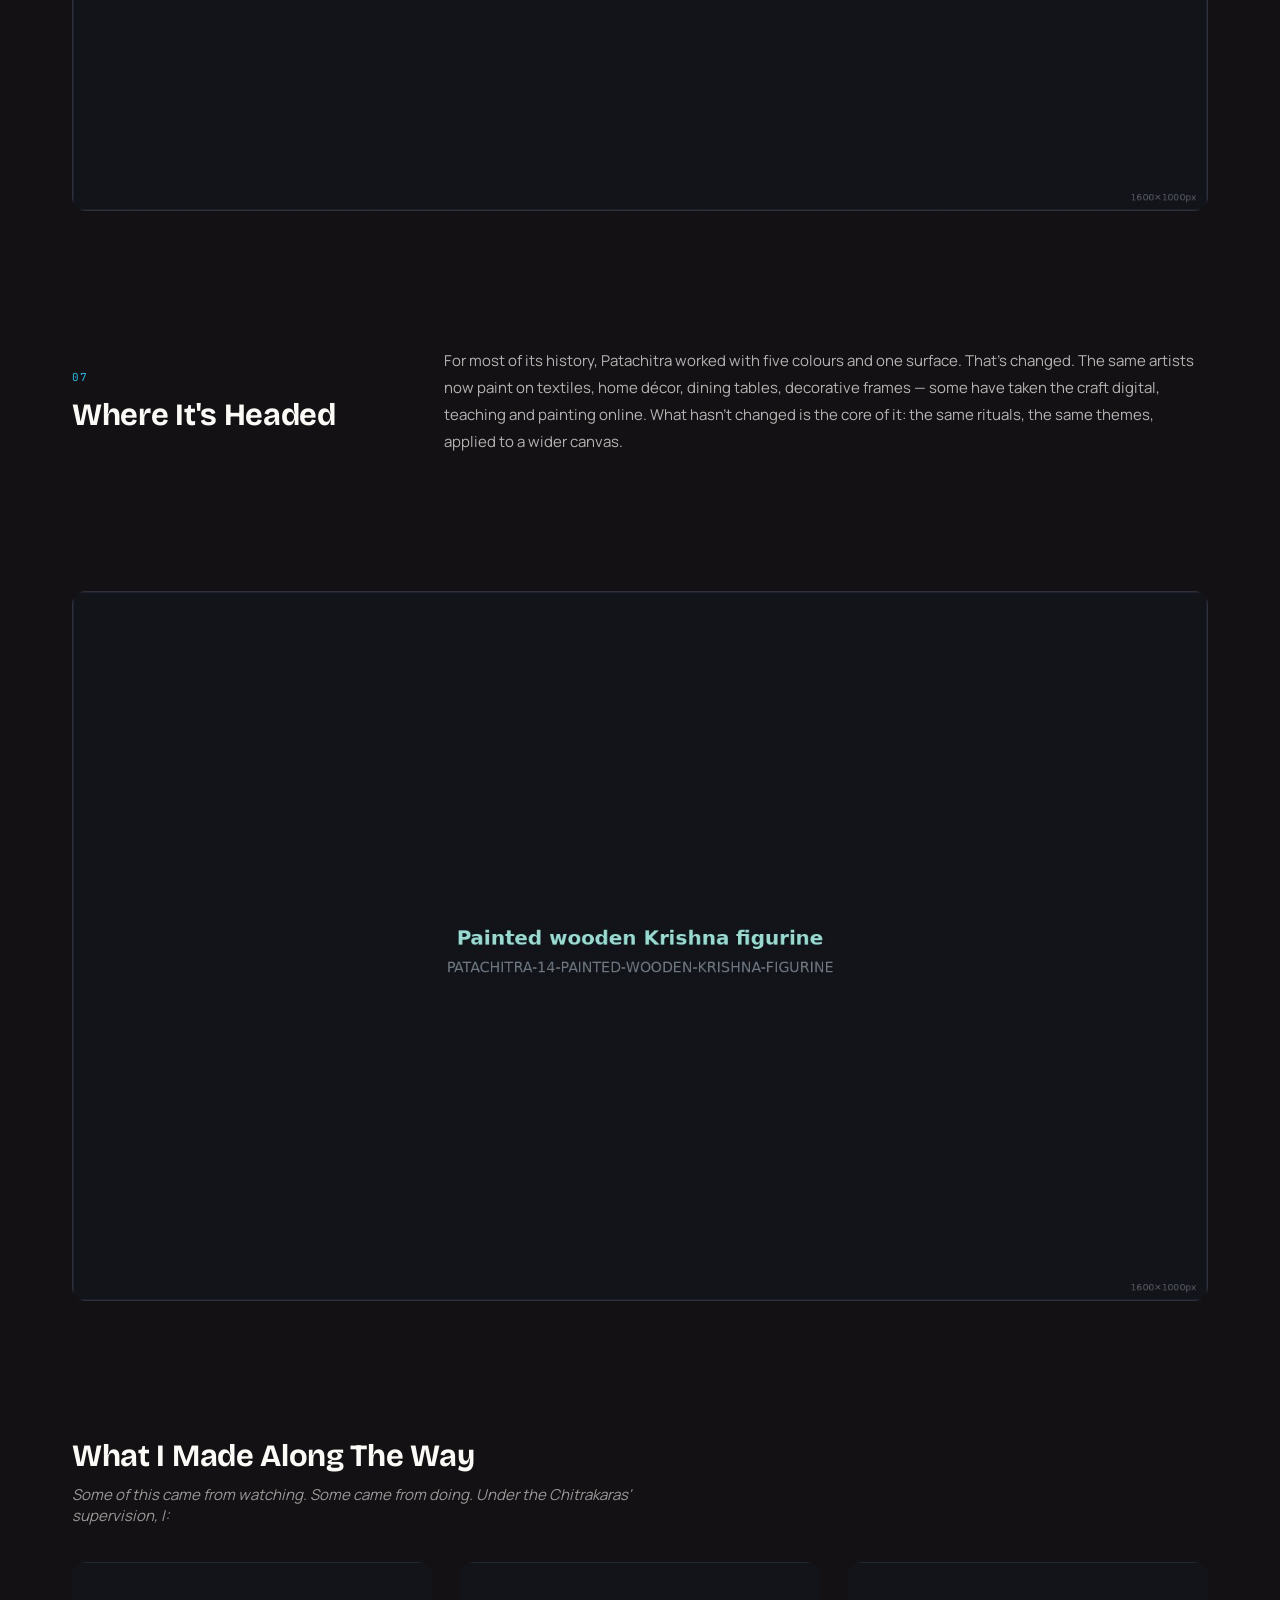
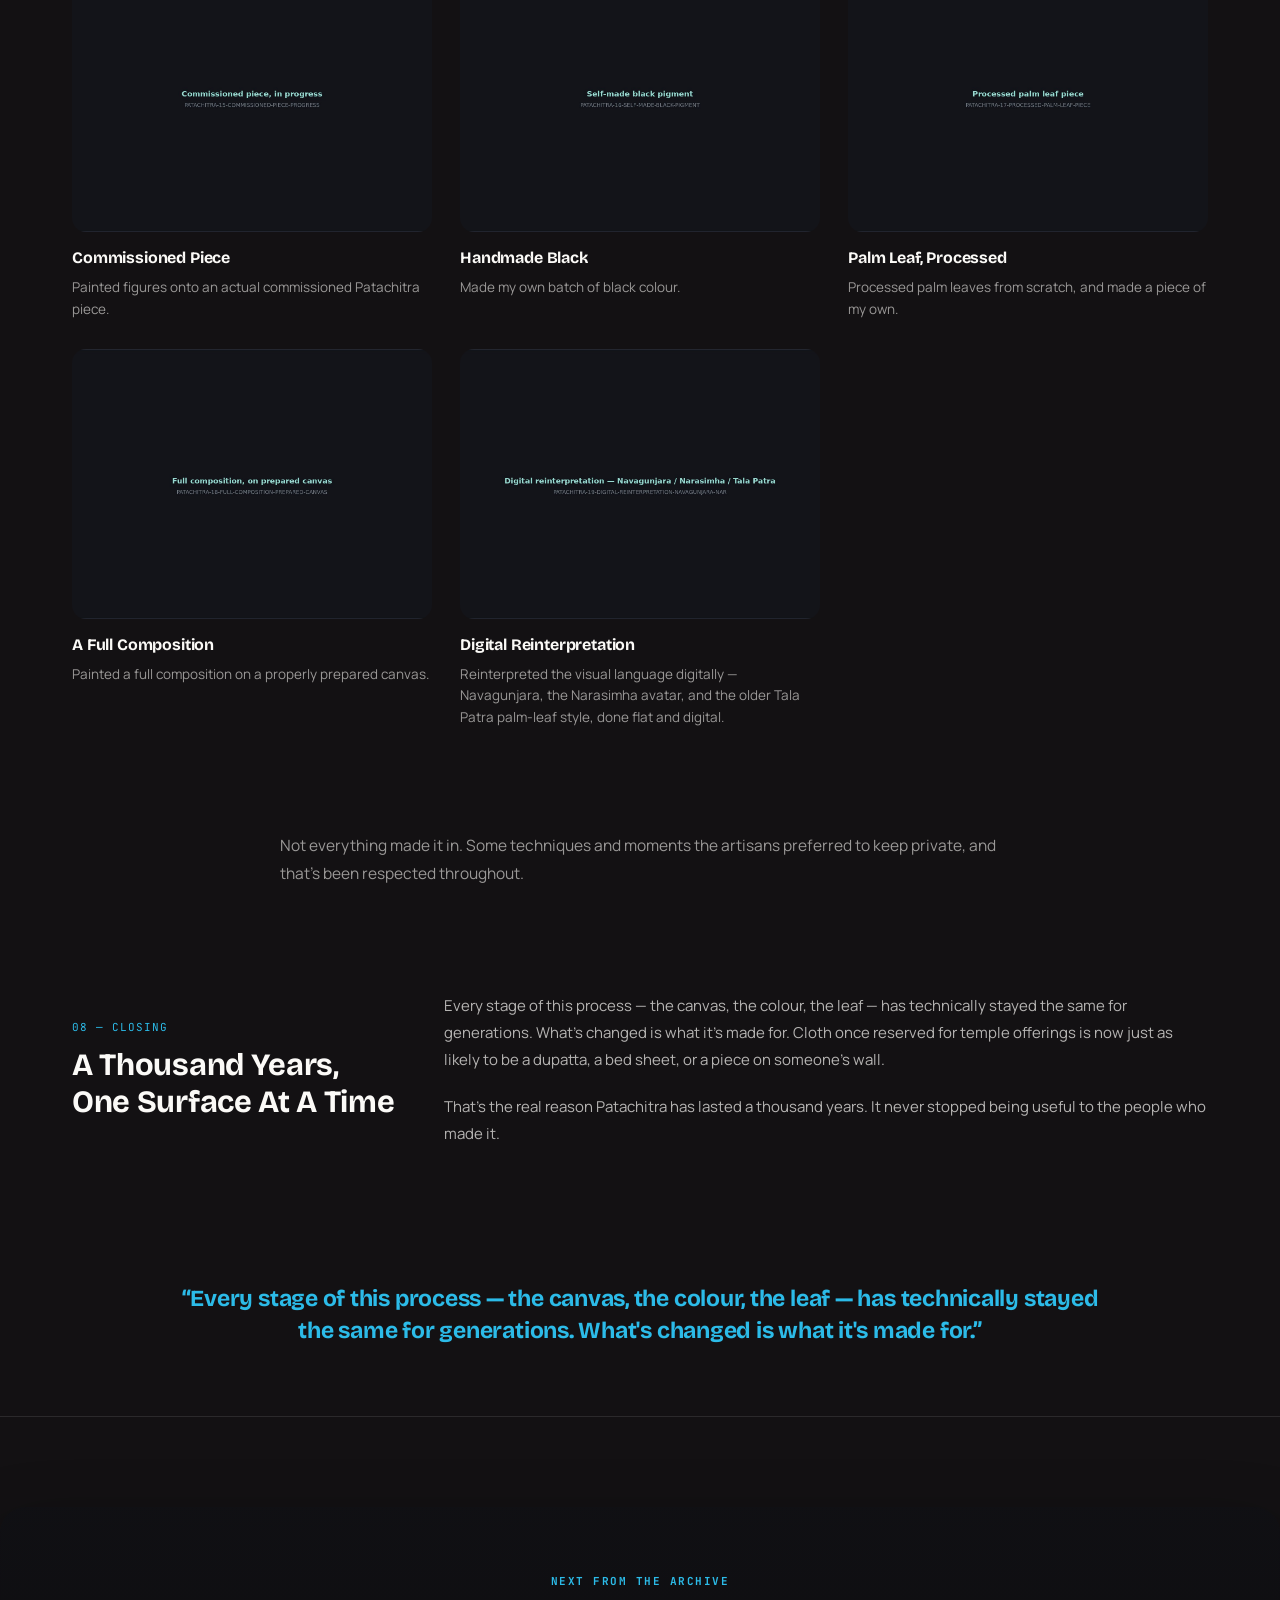
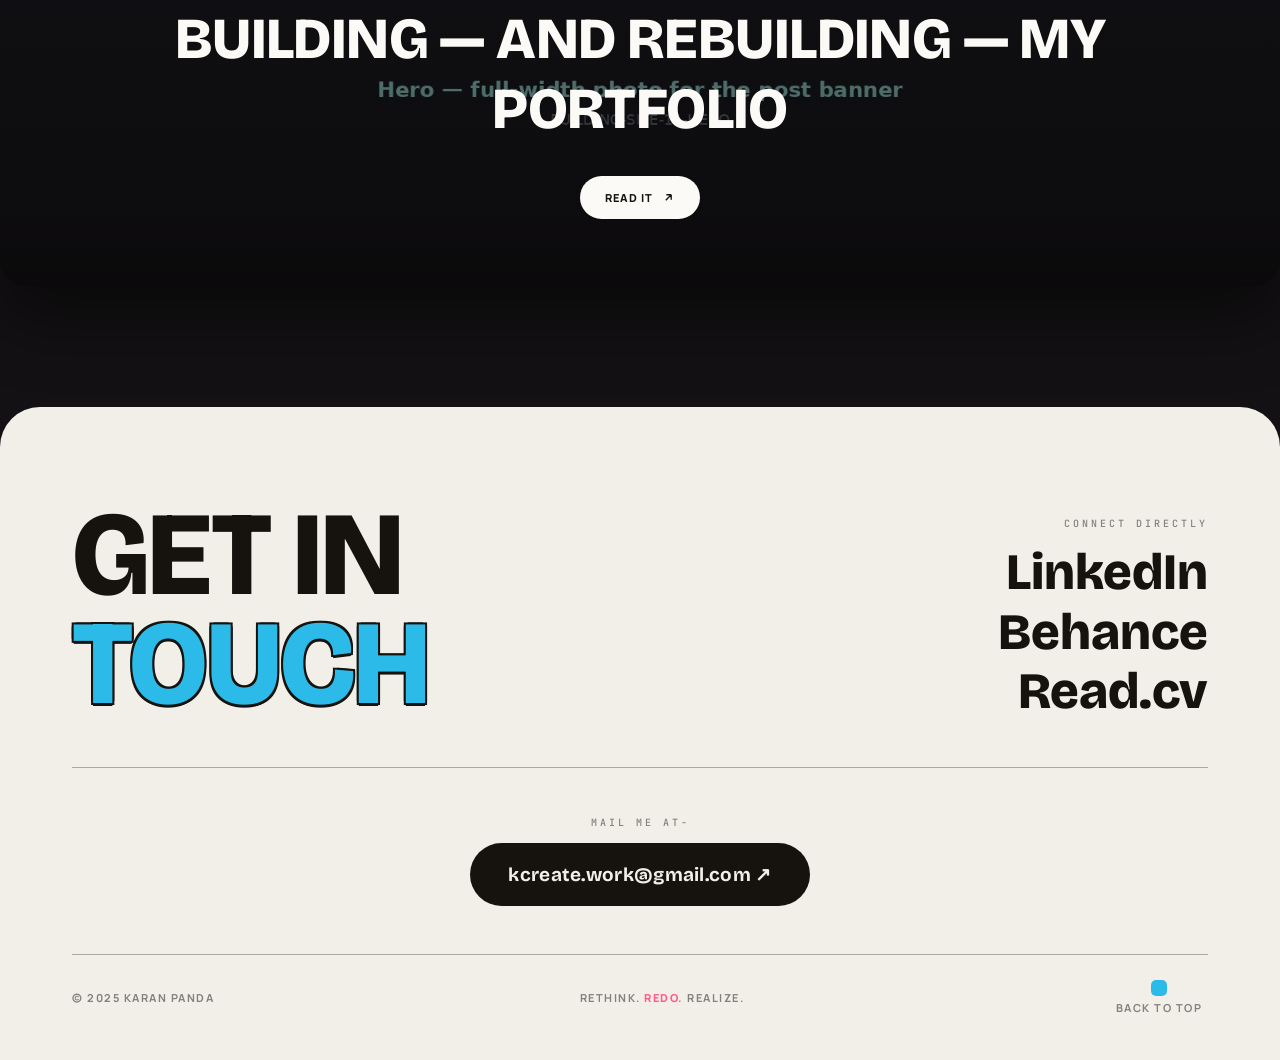
<file: archive-post.html>
<!DOCTYPE html>
<html lang="en">
<head>
<meta charset="UTF-8">
<meta name="viewport" content="width=device-width, initial-scale=1.0">
<title>Archive — Karan Panda</title>
<link rel="preconnect" href="https://fonts.googleapis.com">
<link href="https://fonts.googleapis.com/css2?family=Bricolage+Grotesque:wght@400;500;600;700;800&family=Manrope:wght@400;500;600;700;800&family=JetBrains+Mono:wght@500;700&display=swap" rel="stylesheet">
<link rel="stylesheet" href="css/style.css">
</head>
<body id="top">

<div id="reading-progress"></div>
<header class="nav" id="site-nav"></header>
<a class="floating-back" id="floating-back" href="index.html#archive-heading">← Back to Home</a>

<main>
  <section class="cs-hero">
    <div class="hero-bg"><img id="hero-bg-img" src="" alt=""></div>
    <div class="wrap hero-inner">
      <a class="back-link" href="index.html#archive-heading">← Back to Home</a>
      <div class="cs-index" id="cs-index-label"></div>
      <h1 id="cs-title"></h1>
      <p class="tagline" id="cs-tagline"></p>
      <div class="cs-meta" id="cs-meta"></div>
    </div>
  </section>

  <div id="cs-blocks"></div>

  <section class="wrap next-project" id="next-project"></section>
</main>

<footer class="footer" id="site-footer"></footer>

<script src="js/data.js"></script>
<script src="js/main.js"></script>
<script src="js/blocks.js"></script>
<script src="js/archive-post.js"></script>
</body>
</html>
</file>
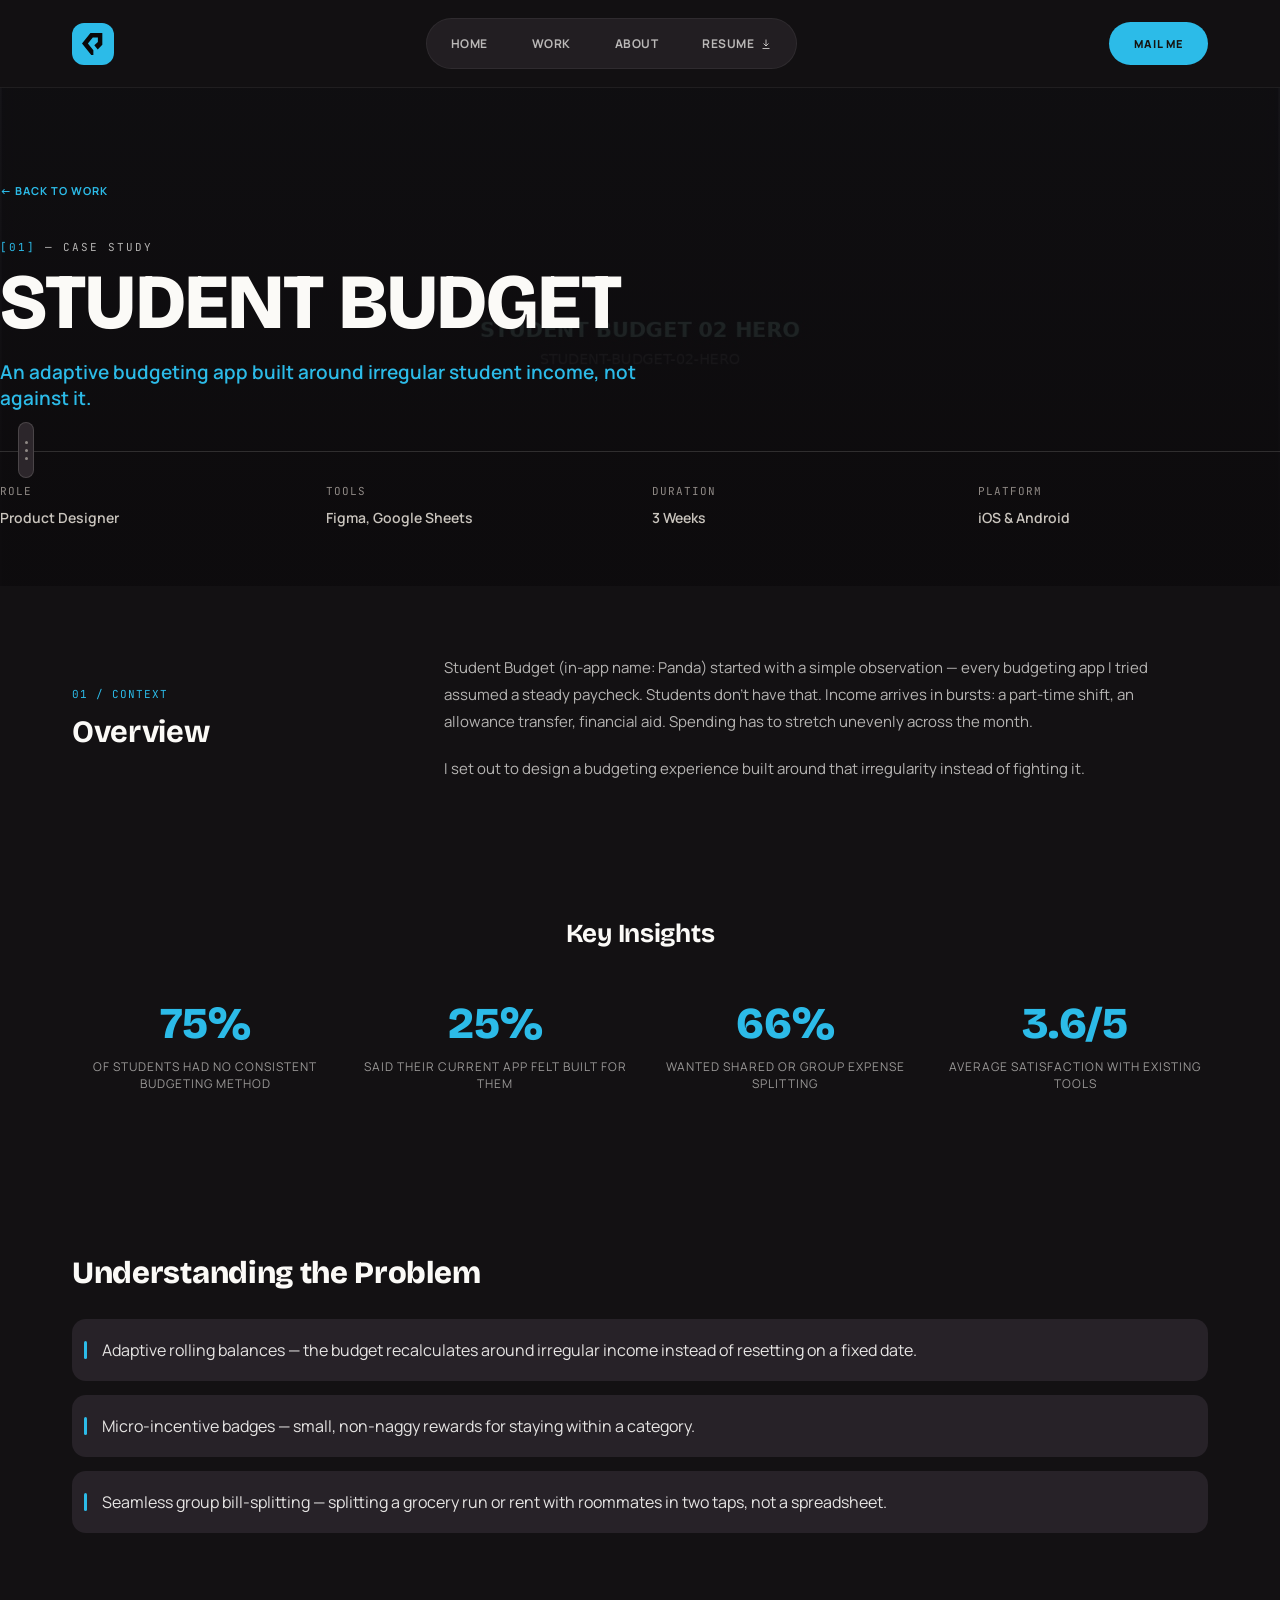
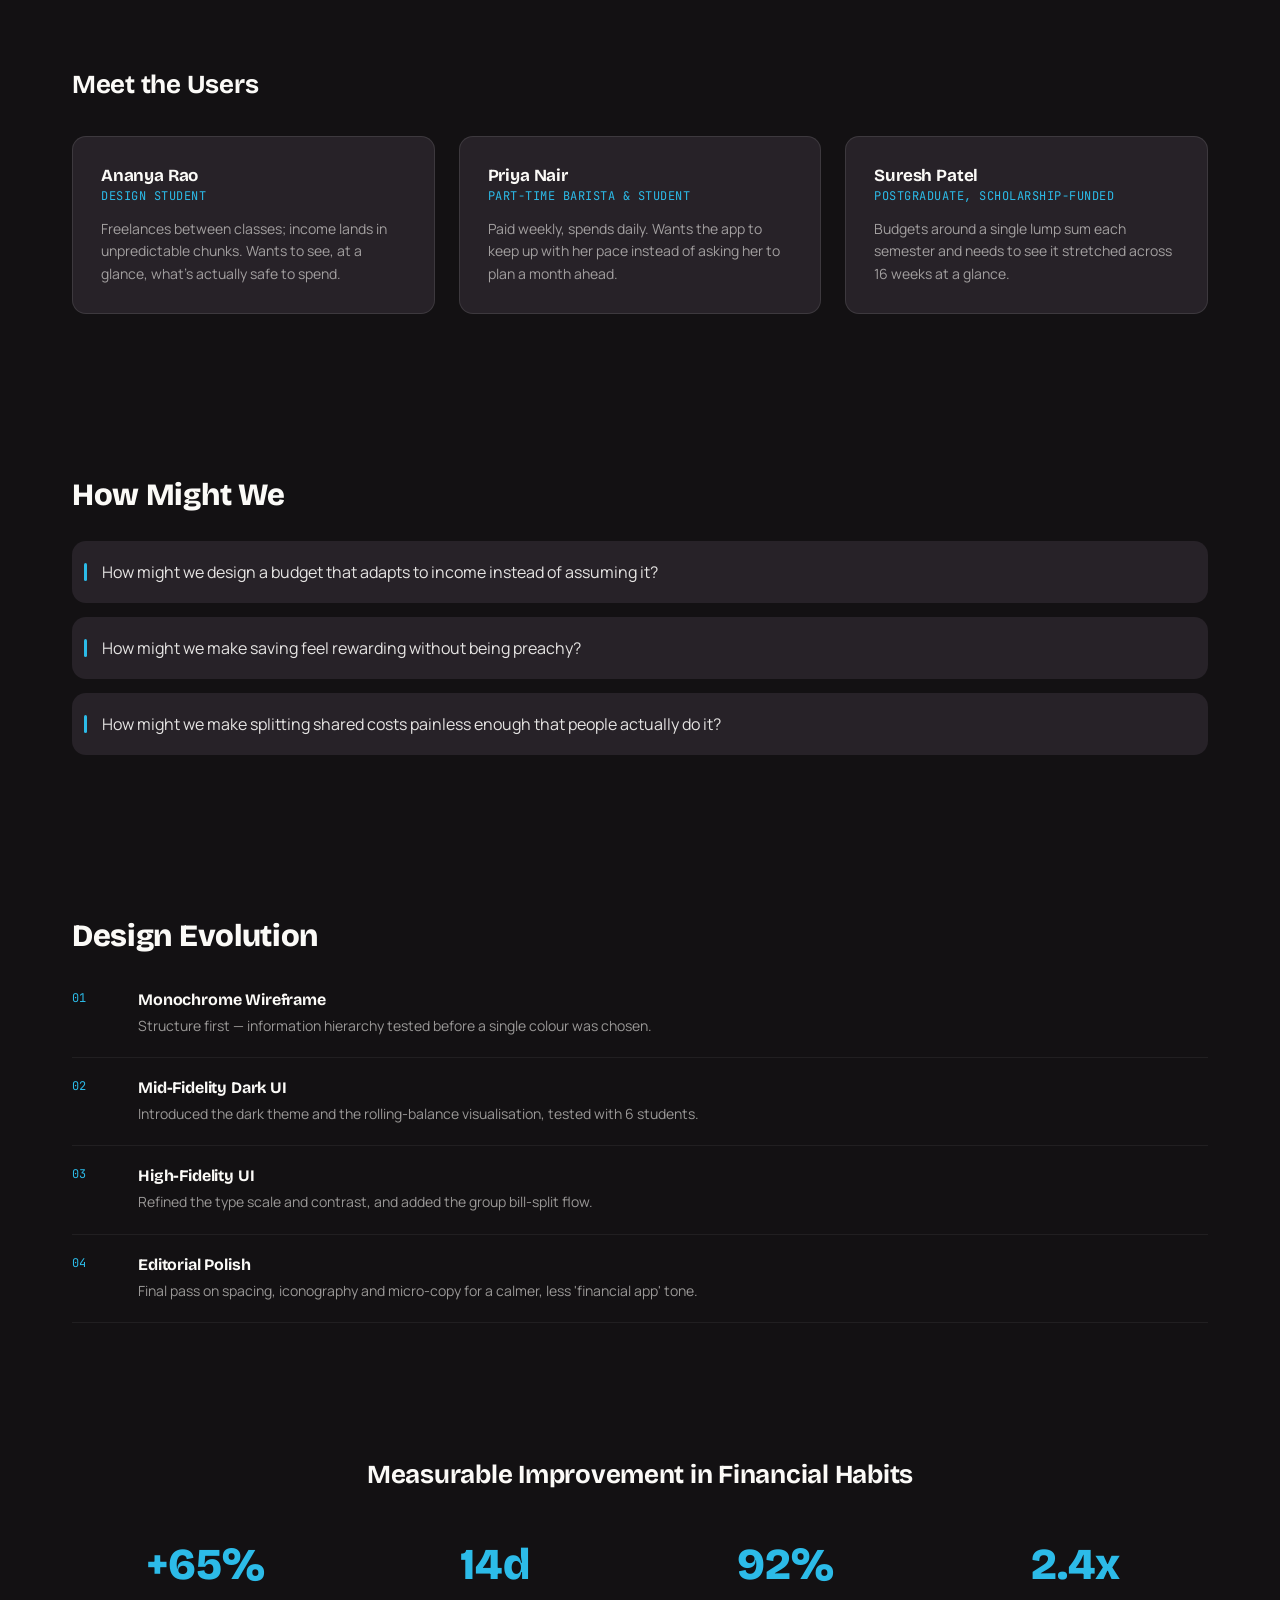
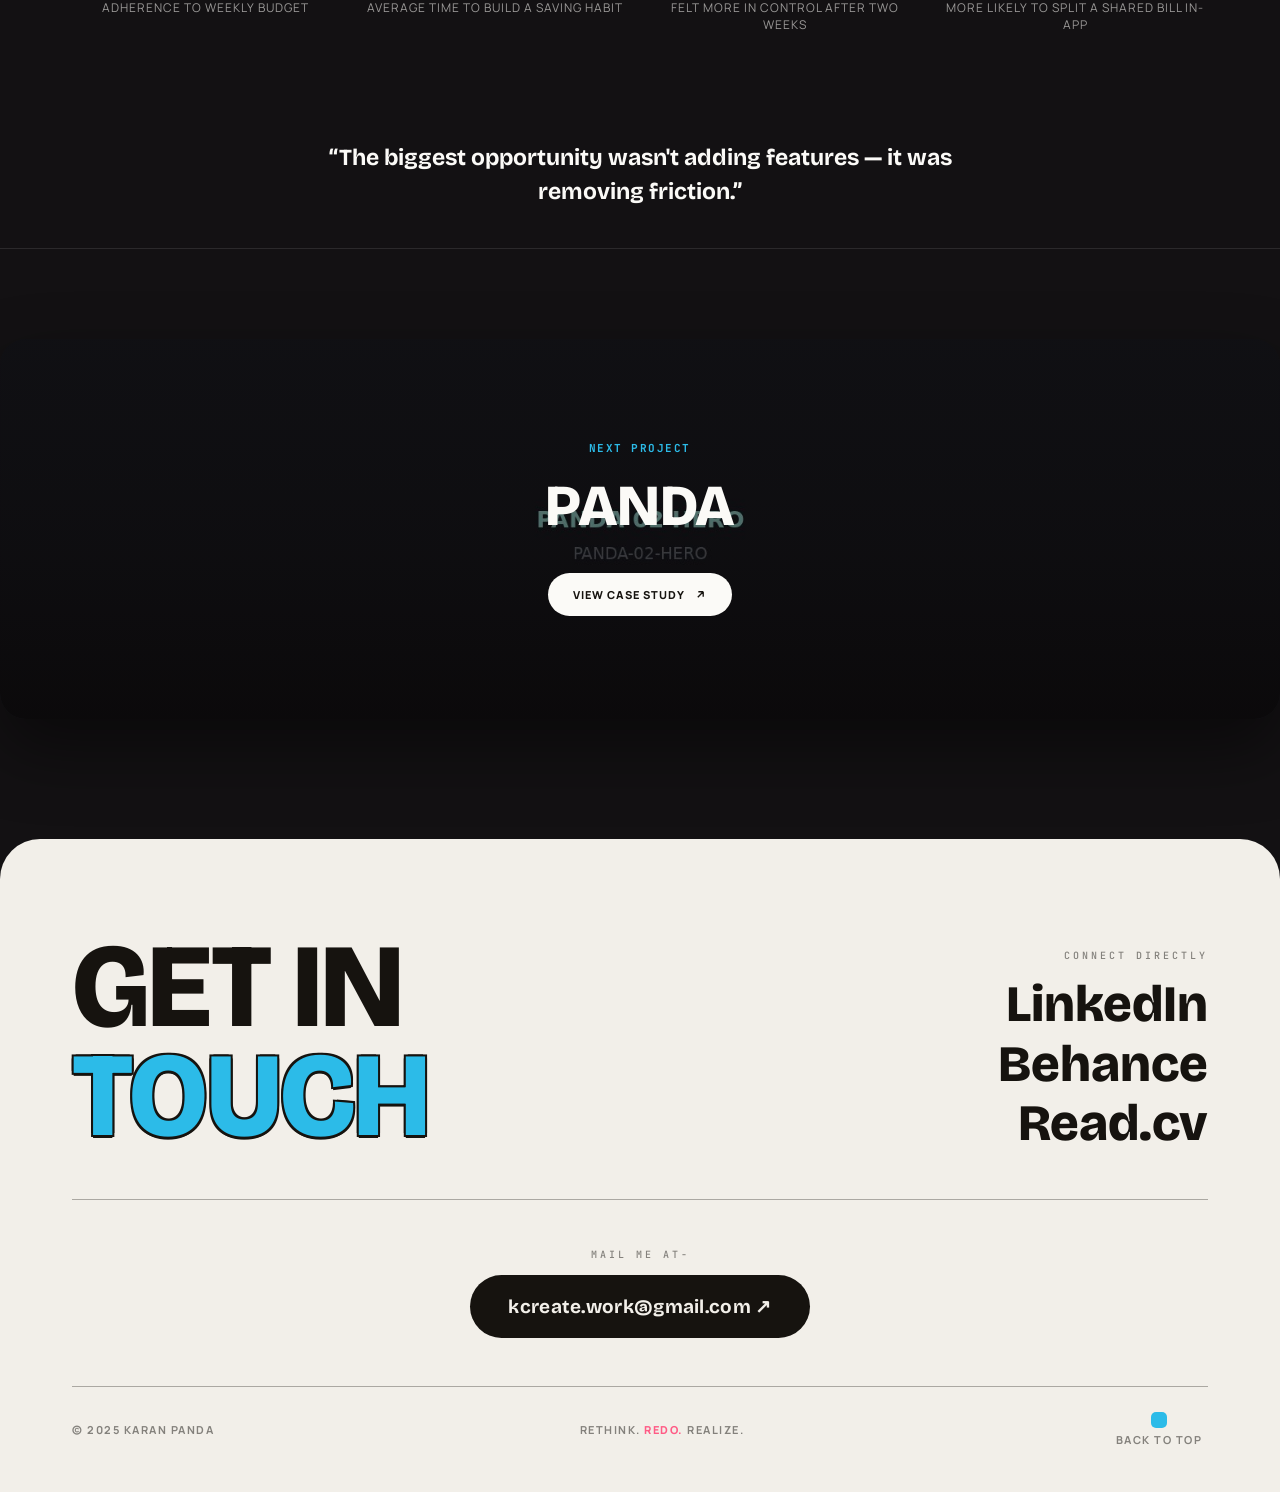
<file: case-study.html>
<!DOCTYPE html>
<html lang="en">
<head>
<meta charset="UTF-8">
<meta name="viewport" content="width=device-width, initial-scale=1.0">
<title>Case Study — Karan Panda</title>
<link rel="preconnect" href="https://fonts.googleapis.com">
<link href="https://fonts.googleapis.com/css2?family=Bricolage+Grotesque:wght@400;500;600;700;800&family=Manrope:wght@400;500;600;700;800&family=JetBrains+Mono:wght@500;700&display=swap" rel="stylesheet">
<link rel="stylesheet" href="css/style.css">
</head>
<body id="top">

<div id="reading-progress"></div>
<header class="nav" id="site-nav"></header>
<a class="floating-back" id="floating-back" href="work.html">← Back to Work</a>

<main>
  <section class="cs-hero" id="cs-hero-section">
    <div id="hero-plain">
      <div class="hero-bg"><img id="hero-bg-img" src="" alt=""></div>
      <div class="wrap hero-inner">
        <a class="back-link" href="work.html">← Back to Work</a>
        <div class="cs-index" id="cs-index-label"></div>
        <h1 id="cs-title"></h1>
        <p class="tagline" id="cs-tagline"></p>
        <div class="cs-meta" id="cs-meta"></div>
      </div>
    </div>
    <div id="hero-illustrated-mount" style="display:none;"></div>
  </section>

  <div id="cs-blocks"></div>

  <section class="wrap next-project" id="next-project"></section>
</main>

<footer class="footer" id="site-footer"></footer>

<script src="js/data.js"></script>
<script src="js/main.js"></script>
<script src="js/blocks.js"></script>
<script src="js/case-study.js"></script>
</body>
</html>
</file>
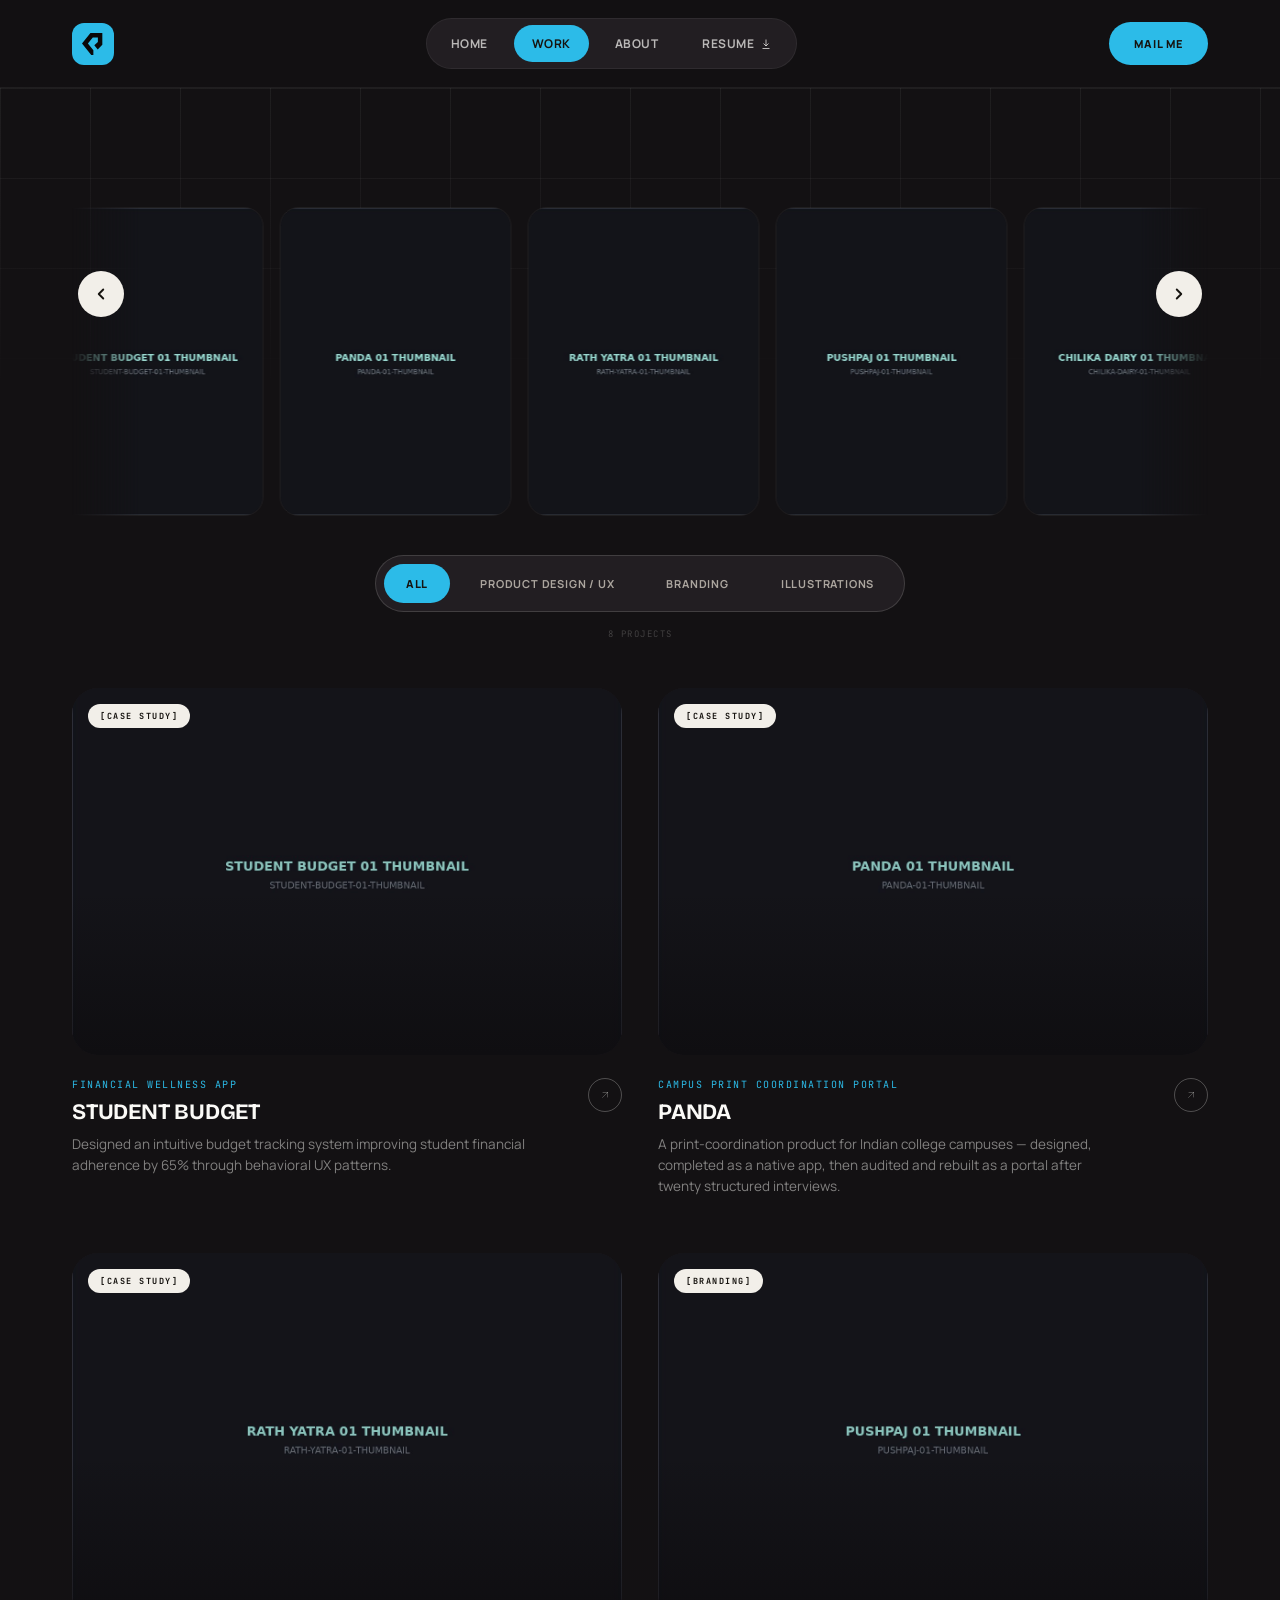
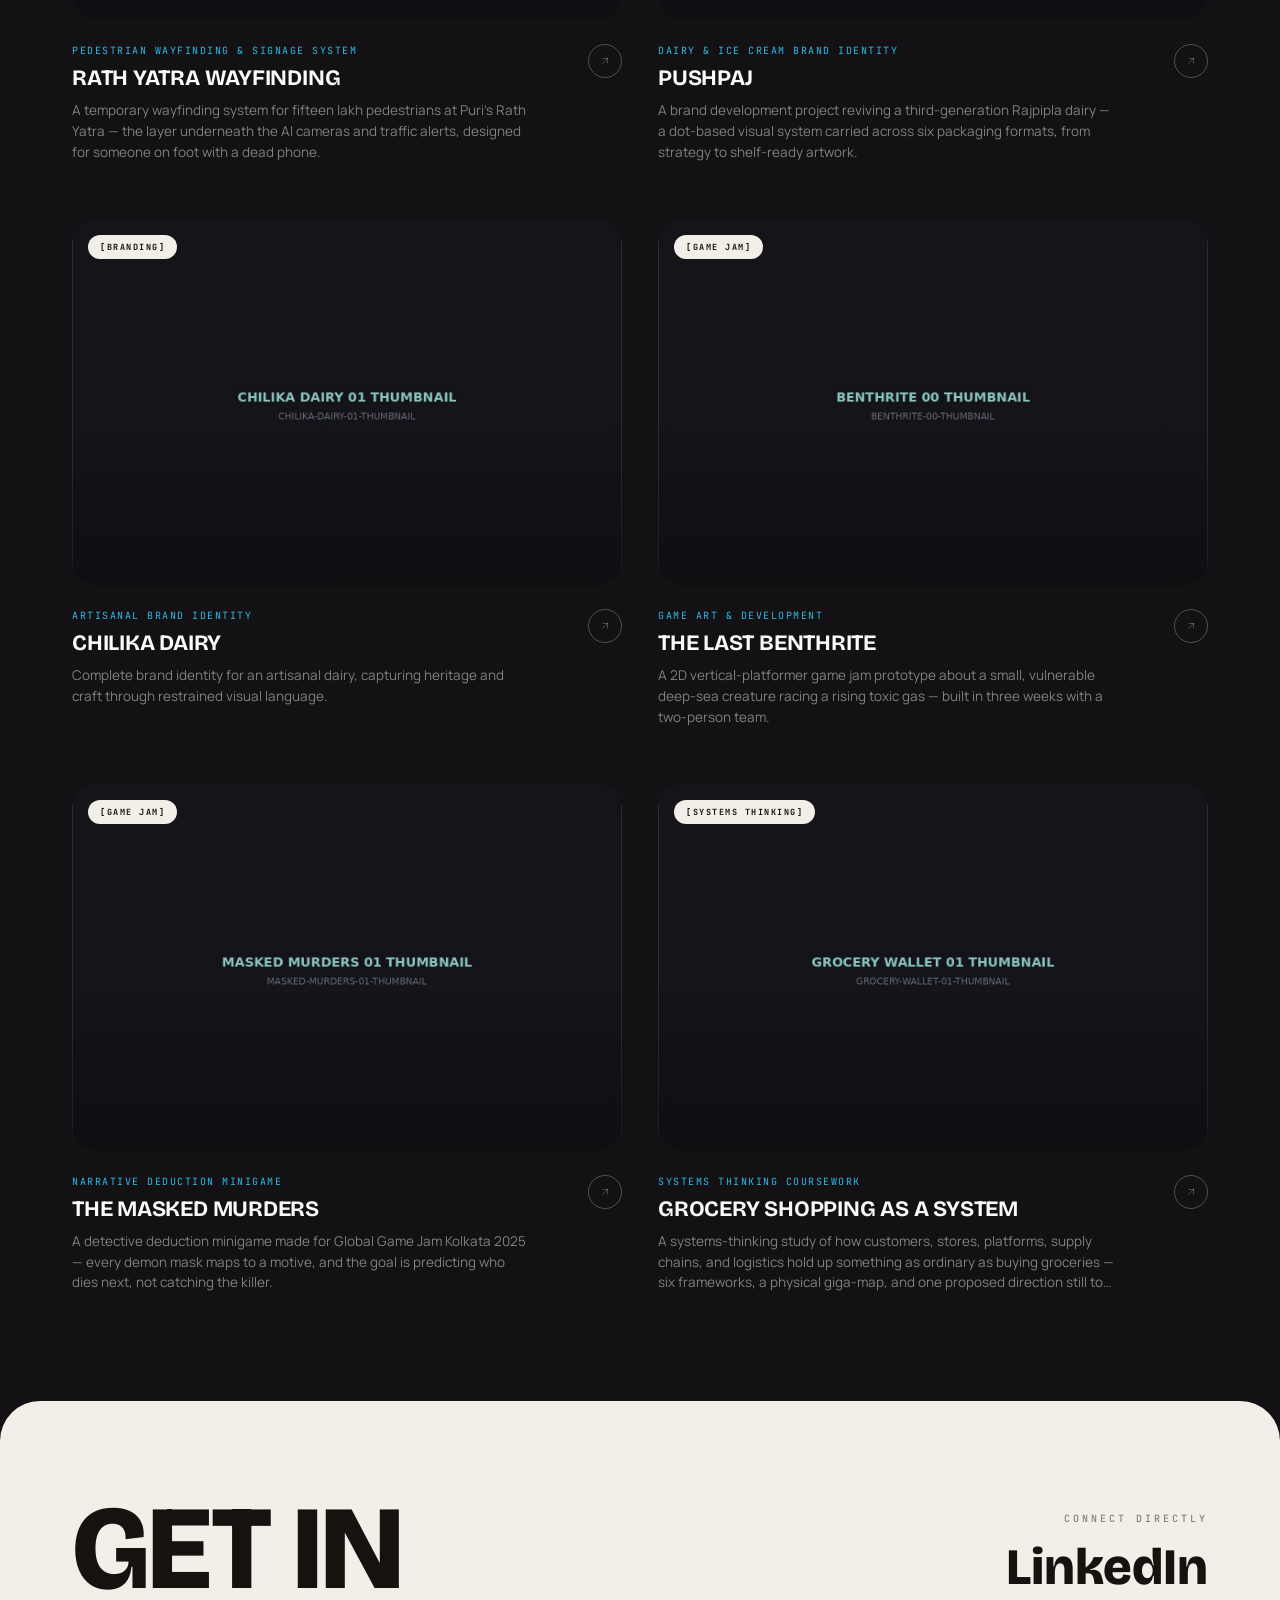
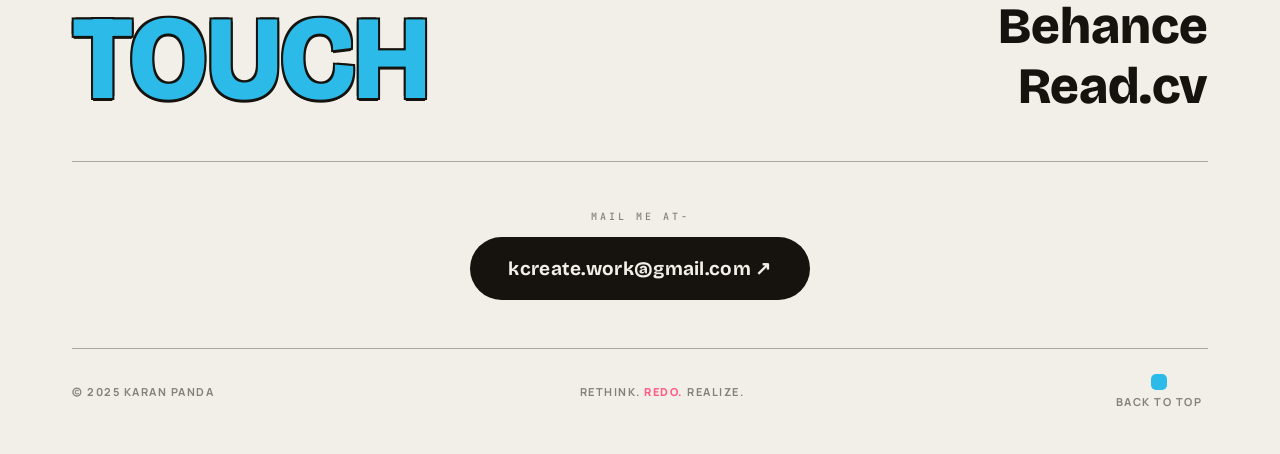
<file: work.html>
<!DOCTYPE html>
<html lang="en">
<head>
<meta charset="UTF-8">
<meta name="viewport" content="width=device-width, initial-scale=1.0">
<title>Work — Karan Panda</title>
<link rel="preconnect" href="https://fonts.googleapis.com">
<link href="https://fonts.googleapis.com/css2?family=Bricolage+Grotesque:wght@400;500;600;700;800&family=Manrope:wght@400;500;600;700;800&family=JetBrains+Mono:wght@500;700&display=swap" rel="stylesheet">
<link rel="stylesheet" href="css/style.css">
</head>
<body id="top">

<header class="nav" id="site-nav"></header>

<main>
  <div class="wrap page-top-grid">
    <div class="carousel-wrap">
      <div class="carousel-outer"><div class="carousel-track" id="carousel-strip"></div></div>
      <button class="carousel-nav prev" id="carousel-prev" aria-label="Scroll carousel left">
        <svg viewBox="0 0 24 24" fill="none" stroke="currentColor" stroke-width="2.5" stroke-linecap="round" stroke-linejoin="round"><path d="M15 18l-6-6 6-6"/></svg>
      </button>
      <button class="carousel-nav next" id="carousel-next" aria-label="Scroll carousel right">
        <svg viewBox="0 0 24 24" fill="none" stroke="currentColor" stroke-width="2.5" stroke-linecap="round" stroke-linejoin="round"><path d="M9 18l6-6-6-6"/></svg>
      </button>
    </div>
  </div>

  <div class="filter-bar">
    <div class="filter-pills" id="filter-pills"></div>
  </div>
  <div class="filter-count" id="filter-count"></div>

  <section class="wrap">
    <div class="project-grid" id="project-grid"></div>
  </section>
</main>

<footer class="footer" id="site-footer"></footer>

<script src="js/data.js"></script>
<script src="js/main.js"></script>
<script src="js/work.js"></script>
</body>
</html>
</file>
<file: css/style.css>
/* ==========================================================================
   KARAN PANDA — PORTFOLIO (ALTERNATE DIRECTION "BRICOLAGE")
   Same content, same structure as the primary theme — this file is the
   entire difference. Design tokens below; edit here to re-theme.
   ========================================================================== */

:root {
  /* backgrounds — warm near-black, not cool blue-black */
  --bg: #131113;
  --bg-alt: #1B181B;
  --bg-alt-2: #221E22;
  --bg-alt-3: #2C262B;
  --bg-black: #0A0809;
  --card: #201C20;
  --card-alt: #1C181C;
  --card-alt-2: #272228;

  /* paper — a warm light section colour. Used deliberately so the site
     isn't dark-on-dark for its entire length, the way the reference mood
     board mixes ink-black panels with warm white ones. */
  --paper: #F2EFE9;
  --paper-alt: #E8E2D5;
  --ink: #16130F;
  --ink-70: rgba(22,19,15,0.72);
  --ink-50: rgba(22,19,15,0.5);
  --ink-30: rgba(22,19,15,0.32);

  /* accent system — one confident primary + two sparing pops, taken
     directly from the little marker-dots in the reference images */
  --accent: #2CBBE8;
  --accent-dim: rgba(44,187,232,0.5);
  --accent-glow: rgba(44,187,232,0.20);
  --pop-yellow: #FFD23F;
  --pop-pink: #FF5C86;

  --white: #FBFAF7;
  --t-90: rgba(251,250,247,0.9);
  --t-60: rgba(251,250,247,0.7);
  --t-50: rgba(251,250,247,0.58);
  --t-40: rgba(251,250,247,0.48);
  --t-20: rgba(251,250,247,0.2);
  --t-10: rgba(251,250,247,0.1);
  --muted: #C9C4BD;
  --muted-2: #8F8985;
  --muted-3: #ACA69F;
  --muted-4: #BAB4AC;
  --off-white: #F5F2ED;

  --border: rgba(251,250,247,0.1);
  --border-soft: rgba(251,250,247,0.06);
  --border-mid: rgba(251,250,247,0.14);
  --border-strong: rgba(251,250,247,0.26);

  /* type — a distinctive, slightly eccentric display face for anything
     loud (headlines, numerals, pull-quotes), a warm neutral workhorse
     for everything you actually read */
  --font-display: 'Bricolage Grotesque', sans-serif;
  --font-sans: 'Manrope', -apple-system, BlinkMacSystemFont, sans-serif;
  --font-mono: 'JetBrains Mono', ui-monospace, monospace;

  --max-width: 1280px;
  --pad: 72px;
  --radius: 26px;
  --radius-sm: 14px;
}

@media (max-width: 900px) { :root { --pad: 24px; } }

* { box-sizing: border-box; }
html { scroll-behavior: smooth; }

body {
  margin: 0;
  background: var(--bg);
  color: var(--white);
  font-family: var(--font-sans);
  -webkit-font-smoothing: antialiased;
  overflow-x: hidden;
}

img { max-width: 100%; display: block; }
a { color: inherit; text-decoration: none; }
button { font-family: inherit; cursor: pointer; }
::selection { background: var(--accent); color: #000; }
a:focus-visible, button:focus-visible { outline: 2px solid var(--accent); outline-offset: 3px; border-radius: 4px; }

/* Custom scrollbar — thin, dark, accent thumb on hover. Firefox via
   scrollbar-color, everything else via the webkit pseudo-elements. */
html { scrollbar-width: thin; scrollbar-color: var(--border-mid) transparent; }
::-webkit-scrollbar { width: 10px; height: 10px; }
::-webkit-scrollbar-track { background: transparent; }
::-webkit-scrollbar-thumb { background: var(--border-mid); border-radius: 10px; border: 2px solid var(--bg-black); background-clip: padding-box; }
::-webkit-scrollbar-thumb:hover { background: var(--accent); background-clip: padding-box; }

.wrap { max-width: var(--max-width); margin: 0 auto; padding-left: var(--pad); padding-right: var(--pad); }

/* Bold, characterful display type wherever the site raises its voice —
   the one throughline kept intact from the original system. */
h1, h2, h3, h4,
.hero-karan, .hero-ghost, .feat-title, .title2, .ct-title,
.cs-card-grid-head h2, .cs-hmw h2, .cs-evolution h2, .cs-challenges h2,
.cs-persona-head, .cs-stats-head, .cs-big-statement p, .archive-head h4,
.footer-heading, .about-block h2, .about-hero h1, .cta-block h2,
.cs-hero h1, .next-project h3, .persona-card .name, .honor h3,
.evo-stage .t, .chal-card .q, .fav-game .cover-title {
  font-family: var(--font-display);
  letter-spacing: -0.01em;
}

.eyebrow {
  color: var(--accent);
  font-size: 10px;
  font-family: var(--font-mono);
  font-weight: 500;
  text-transform: uppercase;
  letter-spacing: 2.5px;
}
.muted { color: var(--t-60); }
.sub { color: var(--t-40); }
.mt-40 { margin-top: 40px; }
.accent { color: var(--accent); }

/* ==========================================================================
   BUTTONS — rounder, bolder, a small dot-tick borrowed from the mood board
   ========================================================================== */

.btn {
  display: inline-flex;
  align-items: center;
  gap: 9px;
  padding: 14px 25px;
  background: var(--white);
  color: var(--ink);
  border-radius: 999px;
  font-family: var(--font-sans);
  font-size: 11px;
  font-weight: 800;
  text-transform: uppercase;
  letter-spacing: 1px;
  border: none;
  transition: transform .3s cubic-bezier(.22,1,.36,1), background .3s ease, box-shadow .3s ease;
  white-space: nowrap;
}
.btn:hover { transform: translateY(-3px); background: var(--accent); box-shadow: 0 14px 30px rgba(44,187,232,0.25); }
.btn:active { transform: translateY(-1px) scale(.97); transition-duration: .1s; }
.btn svg { width: 13px; height: 13px; flex-shrink: 0; }

.btn-accent { background: var(--accent); color: var(--ink); }
.btn-accent:hover { background: var(--white); }

/* For buttons sitting on the accent-teal background itself (the hero
   CTA) — hovering to accent would just blend into the surrounding
   colour and disappear, so this hovers to ink instead. */
.btn-on-accent:hover { background: var(--ink); color: var(--white); box-shadow: 0 14px 30px rgba(0,0,0,0.3); }

.btn-ghost {
  background: transparent; color: var(--white);
  border: 1.5px solid var(--border-strong);
  padding: 15.5px 28.5px;
}
.btn-ghost:hover { border-color: var(--accent); color: var(--accent); transform: translateY(-3px); }

/* ==========================================================================
   NAV — bigger presence, a filled logo chip instead of a bare mark
   ========================================================================== */

#reading-progress { position: fixed; top: 0; left: 0; width: 100%; height: 3px; background: var(--accent); transform: scaleX(0); transform-origin: left; z-index: 200; box-shadow: 0 0 10px var(--accent-glow); }

.page-top-grid { position: relative; }
.page-top-grid::before {
  content: '';
  position: absolute; top: 0; left: 0; right: 0; height: 380px;
  background-image:
    linear-gradient(var(--border-soft) 1px, transparent 1px),
    linear-gradient(90deg, var(--border-soft) 1px, transparent 1px);
  background-size: 90px 90px;
  mask-image: linear-gradient(180deg, black, transparent 85%);
  -webkit-mask-image: linear-gradient(180deg, black, transparent 85%);
  pointer-events: none;
  z-index: 0;
}
.page-top-grid > * { position: relative; z-index: 1; }

.page-transition { position: fixed; inset: 0; z-index: 9999; pointer-events: none; overflow: hidden; }
.pt-panel { position: absolute; inset: 0; background: var(--accent); transform: translateX(0%); }

.nav {
  position: sticky; top: 0; z-index: 100;
  padding: 18px var(--pad);
  background: rgba(19, 17, 19, 0.78);
  backdrop-filter: blur(16px);
  -webkit-backdrop-filter: blur(16px);
  border-bottom: 1px solid var(--border-soft);
  transition: background .35s ease, box-shadow .35s ease, border-color .35s ease;
}
.nav.is-scrolled { background: rgba(13,11,13,0.94); box-shadow: 0 10px 30px rgba(0,0,0,0.3); border-bottom-color: var(--border); }
.nav-inner { max-width: var(--max-width); margin: 0 auto; display: flex; align-items: center; justify-content: space-between; gap: 24px; }
.nav-logo {
  display: inline-flex; align-items: center; justify-content: center;
  width: 42px; height: 42px;
  background: var(--accent);
  border-radius: 12px;
  transition: transform .3s cubic-bezier(.22,1,.36,1), border-radius .3s ease;
}
.nav-logo:hover { transform: rotate(-8deg) scale(1.06); border-radius: 16px; }
.nav-logo-mark { height: 22px; width: auto; display: block; }
.nav-logo-mark path { fill: var(--bg-black); }
.nav-links { display: flex; align-items: center; gap: 8px; list-style: none; margin: 0; padding: 6px; background: var(--bg-alt-2); border-radius: 999px; border: 1px solid var(--border-soft); }
.nav-links a {
  position: relative;
  font-family: var(--font-sans);
  font-size: 12px; font-weight: 700; text-transform: uppercase; letter-spacing: .5px;
  color: var(--t-60);
  padding: 10px 18px;
  border-radius: 999px;
  display: inline-flex; align-items: center; gap: 6px;
  transition: color .25s ease, background .25s ease;
}
.nav-links a:hover { color: var(--white); background: rgba(255,255,255,0.06); }
.nav-links a.active { color: var(--ink); background: var(--accent); }
.nav-cta { flex-shrink: 0; }
.nav-toggle { display: none; background: none; border: none; color: var(--white); width: 32px; height: 32px; flex-direction: column; justify-content: center; align-items: center; gap: 5px; cursor: pointer; }
.nav-toggle span { width: 22px; height: 2px; background: var(--white); display: block; border-radius: 2px; transition: transform .3s cubic-bezier(.22,1,.36,1), opacity .2s ease; }
.nav.open .nav-toggle span:nth-child(1) { transform: translateY(7px) rotate(45deg); }
.nav.open .nav-toggle span:nth-child(2) { opacity: 0; transform: scaleX(0); }
.nav.open .nav-toggle span:nth-child(3) { transform: translateY(-7px) rotate(-45deg); }

@media (max-width: 780px) {
  .nav-links {
    display: flex; flex-direction: column; align-items: stretch;
    position: absolute; top: 74px; left: var(--pad); right: var(--pad);
    background: var(--bg-alt-2); padding: 20px; gap: 8px;
    border-radius: 20px; border: 1px solid var(--border);
    box-shadow: 0 20px 44px rgba(0,0,0,0.4);
    opacity: 0; visibility: hidden; transform: translateY(-10px) scale(.98);
    transition: opacity .3s ease, transform .35s cubic-bezier(.22,1,.36,1), visibility 0s linear .3s;
  }
  .nav-toggle { display: flex; }
  .nav.open .nav-links {
    opacity: 1; visibility: visible; transform: translateY(0) scale(1);
    transition: opacity .3s ease, transform .35s cubic-bezier(.22,1,.36,1), visibility 0s linear 0s;
  }
  .nav.open .nav-links a { padding: 14px 18px; }
}

/* ==========================================================================
   SCROLL REVEAL
   ========================================================================== */

.reveal { opacity: 0; transform: translateY(28px); transition: opacity .85s cubic-bezier(.22,1,.36,1), transform .85s cubic-bezier(.22,1,.36,1); transition-delay: var(--reveal-delay, 0s); }
.reveal.is-visible { opacity: 1; transform: none; }
@media (prefers-reduced-motion: reduce) { .reveal { opacity: 1; transform: none; transition: none; } }

/* ==========================================================================
   FOOTER — flips to the paper colour, a genuine structural change
   ========================================================================== */

.footer {
  background: var(--paper);
  color: var(--ink);
  border-top: 1px solid var(--border-soft);
  padding: 92px var(--pad) 44px;
  border-radius: 40px 40px 0 0;
}
.footer-inner { max-width: var(--max-width); margin: 0 auto; }
.footer-top { display: flex; justify-content: space-between; align-items: flex-end; flex-wrap: wrap; gap: 40px; padding-bottom: 48px; border-bottom: 1px solid var(--ink-30); }
.footer-heading { font-size: clamp(39px, 9.3vw, 128px); font-weight: 900; line-height: .92; margin: 0; color: var(--ink); }
.footer-heading .accent {
  color: var(--accent);
  text-shadow:
    -2px -2px 0 var(--ink), 2px -2px 0 var(--ink),
    -2px 2px 0 var(--ink), 2px 2px 0 var(--ink),
    0 3px 0 var(--ink);
}
.footer-socials { display: flex; flex-direction: column; align-items: flex-end; gap: 6px; }
.footer-socials .label { color: var(--ink-50); font-size: 10px; font-family: var(--font-mono); font-weight: 500; text-transform: uppercase; letter-spacing: 3px; margin-bottom: 10px; }
.footer-socials a { position: relative; display: inline-block; font-family: var(--font-display); font-size: clamp(22px, 4.7vw, 51px); font-weight: 900; color: var(--ink); line-height: 1.05; transition: color .3s ease; }
.footer-socials a::after { content: ''; position: absolute; left: 0; bottom: 0.08em; width: 100%; height: 3px; background: var(--accent); transform: scaleX(0); transform-origin: left; transition: transform .45s cubic-bezier(.65,0,.35,1); }
.footer-socials a:hover { color: var(--accent); }
.footer-socials a:hover::after { transform: scaleX(1); }

.footer-mail { display: flex; flex-direction: column; align-items: center; gap: 14px; padding: 48px 0; }
.footer-mail .label { color: var(--ink-50); font-size: 10px; font-family: var(--font-mono); font-weight: 500; text-transform: uppercase; letter-spacing: 3px; }
.footer-mail a { padding: 20px 38px; border-radius: 999px; background: var(--ink); color: var(--paper); font-family: var(--font-display); font-size: clamp(12px, 2.5vw, 19px); font-weight: 700; letter-spacing: .3px; display: inline-flex; align-items: center; gap: 12px; transition: background .25s ease, transform .25s ease; }
.footer-mail a:hover { background: var(--accent); color: var(--ink); transform: translateY(-2px); }
.footer-mail a:active { transform: translateY(0) scale(.97); }

.footer-bottom { display: flex; justify-content: space-between; align-items: center; flex-wrap: wrap; gap: 16px; border-top: 1px solid var(--ink-30); padding-top: 24px; }
.footer-bottom .muted-label { color: var(--ink-50); font-size: 11px; font-weight: 700; letter-spacing: 1.5px; text-transform: uppercase; }
.footer-bottom .muted-label .accent { color: var(--pop-pink); font-weight: 800; }
.back-to-top { display: flex; flex-direction: column; align-items: center; gap: 4px; color: var(--ink-50); font-size: 11px; font-weight: 700; letter-spacing: 1.5px; background: none; border: none; text-transform: uppercase; cursor: pointer; transition: color .25s ease, transform .25s ease; }
.back-to-top .dot { width: 16px; height: 16px; background: var(--accent); border-radius: 5px; transition: transform .25s cubic-bezier(.22,1,.36,1); }
.back-to-top:hover { color: var(--ink); }
.back-to-top:hover .dot { transform: translateY(-3px); }
.back-to-top:active { transform: scale(.95); }

/* ==========================================================================
   HOME — HERO. The split colour band + dot-grid is the signature move,
   taken directly from the reference mood board.
   ========================================================================== */

.hero-home {
  position: relative;
  display: flex;
  flex-direction: column;
  min-height: calc(100svh - 78px);
  overflow: hidden;
}
.hero-gridlines {
  position: absolute; inset: 0;
  background-image:
    linear-gradient(var(--border-soft) 1px, transparent 1px),
    linear-gradient(90deg, var(--border-soft) 1px, transparent 1px);
  background-size: 90px 90px;
  z-index: 0;
  mask-image: radial-gradient(ellipse 75% 85% at 50% 40%, black 40%, transparent 100%);
  -webkit-mask-image: radial-gradient(ellipse 75% 85% at 50% 40%, black 40%, transparent 100%);
}
.hero-gridlines::before, .hero-gridlines::after {
  content: '';
  position: absolute; width: 7px; height: 7px; border-radius: 50%;
  background: var(--pop-yellow);
  box-shadow: 0 0 12px 2px rgba(255,210,63,0.5);
}
.hero-gridlines::before { top: 24%; left: 18%; }
.hero-gridlines::after { top: 58%; right: 16%; background: var(--pop-pink); box-shadow: 0 0 12px 2px rgba(255,92,134,0.5); }

.hero-core { position: relative; z-index: 1; flex: 1; display: flex; flex-direction: column; align-items: center; justify-content: center; text-align: center; padding: 60px var(--pad) 30px; }
.hero-name-row { display: flex; align-items: flex-end; justify-content: center; gap: clamp(8px, 2.0vw, 26px); }
.hero-ghost { color: var(--t-10); font-size: clamp(32px, 7.2vw, 100px); font-weight: 800; text-transform: uppercase; line-height: .9; user-select: none; padding-bottom: .12em; }
.hero-karan { margin: 0; font-size: clamp(49px, 11.0vw, 150px); font-weight: 900; text-transform: uppercase; line-height: .82; color: var(--white); }
.hero-karan .accent { color: transparent; position: relative; display: inline-block; width: 0.14em; }
.hero-karan .accent::after { content: ''; position: absolute; left: 0.05em; bottom: 0.15em; width: 0.14em; height: 0.14em; border-radius: 50%; background: var(--accent); }
.hero-home .role { margin-top: 26px; font-family: var(--font-sans); font-size: 12px; font-weight: 700; letter-spacing: 1.5px; text-transform: uppercase; color: var(--muted-4); }
.hero-home .role .accent { color: var(--ink); background: var(--accent); padding: 2px 8px; border-radius: 6px; font-size: 1.05em; font-weight: 800; }

/* The split colour band — now doing real work: a quick, scannable case
   for hiring Karan on the left, the primary CTA anchored right. */
.hero-split { position: relative; z-index: 1; background: var(--accent); padding: 46px var(--pad) 78px; overflow: hidden; }
.hero-split-grid {
  position: absolute; inset: 0;
  background-image:
    linear-gradient(rgba(10,8,9,0.07) 1px, transparent 1px),
    linear-gradient(90deg, rgba(10,8,9,0.07) 1px, transparent 1px);
  background-size: 90px 90px;
  pointer-events: none;
}
.hero-split-inner { position: relative; display: flex; align-items: center; justify-content: space-between; gap: 48px; flex-wrap: wrap; }

/* Interactive app demo — replaces the old static hook cards. Tapping a
   stage swaps the phone screen's content; it also auto-advances once,
   gently, until the person interacts for themselves. */
.hero-app-demo { flex: 1; min-width: 280px; }
.hero-app-demo .hook-eyebrow { font-family: var(--font-mono); font-size: 10px; font-weight: 500; letter-spacing: 2.5px; text-transform: uppercase; color: rgba(10,8,9,0.55); margin-bottom: 18px; }
.app-demo-row { display: flex; align-items: center; gap: 28px; flex-wrap: wrap; }

.app-phone {
  position: relative; flex-shrink: 0;
  width: 128px; aspect-ratio: 9 / 18.5;
  background: var(--bg-black);
  border-radius: 22px;
  border: 5px solid var(--ink);
  box-shadow: 0 20px 40px rgba(10,8,9,0.22);
  padding: 14px 10px 10px;
  overflow: hidden;
}
.app-phone-notch { position: absolute; top: 5px; left: 50%; transform: translateX(-50%); width: 34px; height: 8px; background: var(--ink); border-radius: 6px; z-index: 2; }
.app-screen { position: relative; height: 100%; display: flex; flex-direction: column; color: var(--white); transition: opacity .25s ease; }
.app-screen .as-tag { font-family: var(--font-mono); font-size: 7px; letter-spacing: 1px; text-transform: uppercase; color: var(--accent); font-weight: 700; margin-bottom: 6px; }
.app-screen .as-title { font-family: var(--font-sans); font-size: 10.5px; font-weight: 800; line-height: 1.3; margin-bottom: 8px; }
.app-screen .as-bar { height: 4px; border-radius: 2px; background: rgba(255,255,255,0.14); overflow: hidden; margin-bottom: 6px; }
.app-screen .as-bar > span { display: block; height: 100%; background: var(--accent); border-radius: 2px; }
.app-screen .as-row { display: flex; justify-content: space-between; align-items: center; font-size: 7px; color: var(--t-50); margin-top: auto; padding-top: 8px; border-top: 1px solid rgba(255,255,255,0.1); }
.app-screen .as-status { color: var(--accent); font-weight: 700; }
.app-screen .as-dashed { flex: 1; border: 1.4px dashed rgba(255,255,255,0.22); border-radius: 8px; display: flex; align-items: center; justify-content: center; font-size: 7px; color: var(--t-50); text-align: center; padding: 6px; }
.app-screen .as-check { width: 26px; height: 26px; border-radius: 50%; background: var(--accent); display: flex; align-items: center; justify-content: center; margin: auto; color: var(--ink); font-size: 13px; font-weight: 900; }

.app-demo-copy { flex: 1; min-width: 200px; }
.app-demo-copy p { font-family: var(--font-sans); font-size: 13.5px; line-height: 1.55; color: rgba(10,8,9,0.75); margin: 0 0 16px; max-width: 340px; }
.app-tabs { display: flex; gap: 8px; flex-wrap: wrap; }
.app-tab {
  font-family: var(--font-mono); font-size: 10px; font-weight: 600; letter-spacing: .6px;
  padding: 8px 13px; border-radius: 999px;
  background: rgba(10,8,9,0.08); border: 1px solid rgba(10,8,9,0.16);
  color: rgba(10,8,9,0.65); cursor: pointer;
  transition: background .25s ease, color .25s ease, border-color .25s ease, transform .2s ease;
}
.app-tab:hover { transform: translateY(-1px); }
.app-tab.is-active { background: var(--ink); border-color: var(--ink); color: var(--white); }

.hero-cta-wrap { flex-shrink: 0; display: flex; flex-direction: column; align-items: center; gap: 22px; }

.hero-scroll { position: static; }
.hero-line { position: relative; width: 1px; height: 44px; background: linear-gradient(180deg, var(--ink) 0%, rgba(19,17,19,0) 100%); }
.hero-line::after { content: ''; position: absolute; left: 50%; top: 0; width: 6px; height: 6px; margin-left: -3px; border-radius: 50%; background: var(--ink); opacity: 0; animation: heroScrollDot 2.2s cubic-bezier(.65,0,.35,1) infinite; }
@keyframes heroScrollDot { 0% { top: 0; opacity: 0; } 12% { opacity: 1; } 80% { opacity: .7; } 100% { top: 100%; opacity: 0; } }
@media (prefers-reduced-motion: reduce) { .hero-line::after { animation: none; opacity: .6; top: 50%; } }
@media (max-width: 720px) {
  .hero-split-inner { flex-direction: column; align-items: stretch; }
  .hero-cta-wrap { align-self: center; }
  .app-demo-row { justify-content: center; }
  .app-demo-copy p { text-align: center; margin-left: auto; margin-right: auto; }
  .app-tabs { justify-content: center; }
}


/* Same signature grid, reused for the CTA block — a bold moment that
   deserves the same visual language as the hero. */
.cta-gridlines {
  position: absolute; inset: -20% 0 0 0;
  background-image:
    linear-gradient(var(--border-soft) 1px, transparent 1px),
    linear-gradient(90deg, var(--border-soft) 1px, transparent 1px);
  background-size: 80px 80px;
  z-index: 0;
  mask-image: radial-gradient(ellipse 65% 75% at 50% 50%, black 30%, transparent 100%);
  -webkit-mask-image: radial-gradient(ellipse 65% 75% at 50% 50%, black 30%, transparent 100%);
  pointer-events: none;
}

/* ==========================================================================
   FEATURED PROJECT ROWS (home)
   ========================================================================== */

.feat-row { display: grid; grid-template-columns: .9fr 1.1fr; gap: 64px; align-items: start; padding: 80px 0; border-top: 1px solid var(--border); }
.feat-row:first-child { border-top: none; }
.feat-row .feat-media { position: relative; aspect-ratio: 1/1; max-width: 560px; margin-left: auto; border-radius: var(--radius); overflow: hidden; box-shadow: 0 24px 60px rgba(0,0,0,0.45); background: #171417; }
.feat-row.reverse .feat-media { margin-left: 0; margin-right: auto; }
.feat-row .feat-media img { width: 100%; height: 100%; object-fit: cover; opacity: .9; }
.feat-row .feat-media::after { content: ''; position: absolute; inset: 0; background: linear-gradient(0deg, rgba(10,8,9,0.5) 0%, transparent 50%); pointer-events: none; }
.feat-row.reverse { grid-template-columns: 1.1fr .9fr; }
.feat-row.reverse .feat-media { order: 2; }

.feat-media-group { display: grid; grid-template-columns: 1.15fr 1fr; grid-template-rows: 1fr 1fr; gap: 14px; aspect-ratio: 1/1; max-width: 560px; margin-left: auto; box-shadow: 0 24px 60px rgba(0,0,0,0.4); }
.feat-row.reverse .feat-media-group { margin-left: 0; margin-right: auto; }
.feat-media-group .g-tall { grid-row: 1/3; grid-column: 1; border-radius: var(--radius-sm); overflow: hidden; background: var(--card); }
.feat-media-group .g-stack { grid-row: 1/3; grid-column: 2; display: grid; grid-template-rows: 1fr 1fr; gap: 14px; height: 100%; }
.feat-media-group .g-stack > div { border-radius: var(--radius-sm); overflow: hidden; background: var(--card); }
.feat-media-group img { width: 100%; height: 100%; object-fit: cover; }

.feat-tagrow { display: flex; align-items: center; gap: 14px; margin-bottom: 28px; }
.feat-tagrow .idx { color: var(--accent); font-family: var(--font-mono); font-size: 10px; letter-spacing: 2px; }
.feat-tagrow .rule { width: 26px; height: 1px; background: var(--accent-dim); }
.feat-tagrow .tag { color: var(--ink); background: var(--accent); padding: 4px 10px; border-radius: 999px; font-size: 10px; font-weight: 700; letter-spacing: 1.2px; text-transform: uppercase; }
.feat-title { font-size: clamp(29px, 5.1vw, 58px); font-weight: 800; text-transform: uppercase; line-height: .92; margin: 0 0 36px; }
.feat-outcome { padding: 26px 28px; background: var(--card-alt-2); border-radius: var(--radius-sm); border-left: none; box-shadow: none; margin-bottom: 44px; max-width: 480px; position: relative; }
.feat-outcome::before { content: ''; position: absolute; left: 0; top: 14px; bottom: 14px; width: 3px; background: var(--accent); border-radius: 2px; }
.feat-outcome .label { color: var(--accent); font-family: var(--font-mono); font-size: 11px; font-weight: 500; text-transform: uppercase; letter-spacing: 1.5px; display: block; margin-bottom: 14px; }
.feat-outcome p { margin: 0; color: var(--t-90); font-size: 16px; font-weight: 500; line-height: 1.6; font-family: var(--font-sans); }
.feat-outcome .stat { color: var(--accent); font-family: var(--font-display); font-size: 22px; font-weight: 700; margin-right: 6px; }

.feat-banner { border-top: 1px solid var(--border); padding: 80px 0; }
.feat-banner-media { position: relative; border-radius: var(--radius); overflow: hidden; min-height: 360px; display: flex; align-items: flex-end; background-size: cover; background-position: center; }
.feat-banner-media::after { content: ''; position: absolute; inset: 0; background: linear-gradient(0deg, rgba(10,8,9,0.9) 20%, rgba(10,8,9,0.05) 75%); }
.feat-banner-content { position: relative; z-index: 1; width: 100%; display: flex; justify-content: space-between; align-items: flex-end; gap: 24px; padding: 44px; flex-wrap: wrap; }
.feat-banner-content h3 { font-size: clamp(26px, 5.1vw, 53px); font-weight: 800; line-height: 1.02; margin: 0; color: var(--off-white); }
.feat-banner-meta { display: flex; gap: 16px; justify-content: space-between; padding-top: 32px; margin-top: 32px; border-top: 1px solid var(--border); flex-wrap: wrap; }
.feat-banner-meta div { flex: 1 1 150px; min-width: 140px; }
.feat-banner-meta .label { color: var(--muted-2); font-family: var(--font-mono); font-size: 11px; letter-spacing: 1px; text-transform: uppercase; display: block; margin-bottom: 8px; }
.feat-banner-meta .val { color: var(--muted); font-size: 14px; line-height: 1.6; }
.feat-banner-top { display: flex; justify-content: space-between; margin-bottom: 24px; flex-wrap: wrap; gap: 12px; }
.feat-banner-top .tag { color: var(--ink); background: var(--accent); padding: 4px 10px; border-radius: 999px; font-size: 11px; font-weight: 700; letter-spacing: 1px; text-transform: uppercase; }
.feat-banner-top .year { color: var(--muted-2); font-family: var(--font-mono); font-size: 12px; letter-spacing: 1px; text-transform: uppercase; }
.feat-banner-top .rule { width: 26px; height: 1px; background: var(--border-strong); display: inline-block; margin: 0 16px; vertical-align: middle; }

@media (max-width: 860px) {
  .feat-row, .feat-row.reverse { grid-template-columns: 1fr; gap: 32px; padding: 60px 0; }
  .feat-row .feat-media, .feat-row.reverse .feat-media, .feat-row .feat-media-group, .feat-row.reverse .feat-media-group { order: -1; max-width: 340px; margin: 0 auto; }
  .cta-block { padding: 100px var(--pad); }
  .footer-top { flex-direction: column; align-items: flex-start; gap: 32px; }
  .footer-socials { align-items: flex-start; }
}

/* ==========================================================================
   CTA BLOCK
   ========================================================================== */

.cta-block { text-align: center; padding: 160px var(--pad); min-height: 48vh; display: flex; flex-direction: column; align-items: center; justify-content: center; position: relative; border-top: 1px solid var(--border); }
.cta-block::before { content: ''; position: absolute; left: 50%; top: 50%; transform: translate(-50%,-50%); width: 1100px; height: 500px; background: var(--accent-glow); border-radius: 50%; filter: blur(150px); z-index: 0; pointer-events: none; }
.cta-block h2 { position: relative; z-index: 1; font-size: clamp(27px, 8.1vw, 110px); font-weight: 800; text-transform: uppercase; line-height: .9; margin: 0 0 44px; }
.cta-block h2 .accent { color: var(--accent); }
.cta-block .btn { position: relative; z-index: 1; }

/* ==========================================================================
   ARCHIVE STRIP
   ========================================================================== */

.archive-strip { position: relative; padding: 108px 0 124px; border-top: 1px solid var(--border); background: linear-gradient(180deg, var(--bg) 0%, var(--bg-alt-3) 220px, var(--bg-alt-3) 100%); overflow: hidden; }
.archive-strip::before {
  content: '';
  position: absolute; inset: 0;
  background-image:
    linear-gradient(var(--border-soft) 1px, transparent 1px),
    linear-gradient(90deg, var(--border-soft) 1px, transparent 1px);
  background-size: 90px 90px;
  mask-image: linear-gradient(180deg, black, transparent 70%);
  -webkit-mask-image: linear-gradient(180deg, black, transparent 70%);
  pointer-events: none;
}
.archive-strip .wrap { position: relative; }
.archive-head { display: flex; justify-content: space-between; align-items: center; margin-bottom: 70px; flex-wrap: wrap; gap: 16px; }
.archive-head h4 { font-size: clamp(26px, 5.1vw, 46px); font-weight: 800; text-transform: uppercase; margin: 0; }
.archive-head .tag { color: var(--ink); background: var(--accent); padding: 5px 12px; border-radius: 999px; font-family: var(--font-mono); font-size: 10px; letter-spacing: 1.5px; text-transform: uppercase; }
.archive-grid { display: grid; grid-template-columns: repeat(2, minmax(0, 360px)); justify-content: center; gap: 48px; align-items: start; }
.archive-item:nth-child(2) { margin-top: 56px; }
.archive-item { display: block; transition: transform .5s cubic-bezier(.22,1,.36,1); }
.archive-item:active { transform: scale(.98); }
.archive-item .thumb { position: relative; aspect-ratio: 4/5; background: var(--card-alt); overflow: hidden; border-radius: var(--radius-sm); outline: 1px solid var(--border-soft); box-shadow: 0 0 0 rgba(0,0,0,0); transition: box-shadow .5s ease, outline-color .3s ease; }
.archive-item .thumb img { width: 100%; height: 100%; object-fit: cover; opacity: .6; transition: opacity .4s ease, transform .5s cubic-bezier(.22,1,.36,1); }
.archive-item .thumb-placeholder { width: 100%; height: 100%; display: flex; align-items: center; justify-content: center; background: #121012; }
.archive-item .thumb-placeholder span { width: 60px; height: 60px; border-radius: 50%; border: 1px solid var(--border-mid); transition: transform .4s cubic-bezier(.22,1,.36,1), border-color .3s ease; }
.archive-item .a-overlay { position: absolute; inset: 0; display: flex; align-items: flex-end; padding: 18px; background: linear-gradient(0deg, rgba(10,8,9,0.8) 0%, transparent 60%); opacity: 0; transition: opacity .35s ease; }
.archive-item .a-overlay span { color: var(--white); font-family: var(--font-display); font-size: 13px; font-weight: 700; letter-spacing: .2px; text-transform: uppercase; }
.archive-item .meta { display: flex; justify-content: space-between; padding-top: 20px; gap: 8px; }
.archive-item .meta .t { color: var(--t-50); font-size: 10.5px; letter-spacing: 1px; text-transform: uppercase; transition: color .3s ease; }
.archive-item .meta .k { color: var(--t-50); font-family: var(--font-mono); font-size: 10px; letter-spacing: 1.5px; }

@media (hover: hover) and (pointer: fine) {
  .archive-item:hover { transform: translateY(-6px); }
  .archive-item:hover .thumb { box-shadow: 0 26px 50px rgba(0,0,0,0.5); outline-color: var(--accent-dim); }
  .archive-item:hover .thumb img { opacity: .92; transform: scale(1.06); }
  .archive-item:hover .thumb-placeholder span { transform: scale(1.1); border-color: var(--accent); }
  .archive-item:hover .a-overlay { opacity: 1; }
  .archive-item:hover .meta .t { color: var(--white); }
}
@media (max-width: 860px) { .archive-grid { grid-template-columns: 1fr; } .archive-item:nth-child(2), .archive-item:nth-child(3) { margin-top: 0; } }

/* ==========================================================================
   WORK PAGE
   ========================================================================== */

.carousel-wrap { position: relative; }
.carousel-outer { overflow: hidden; padding: 120px 0 10px; -webkit-mask-image: linear-gradient(90deg, transparent, black 6%, black 94%, transparent); mask-image: linear-gradient(90deg, transparent, black 6%, black 94%, transparent); touch-action: pan-y; }
.carousel-track { display: flex; gap: 18px; width: max-content; will-change: transform; }
.carousel-item { position: relative; flex: 0 0 230px; border-radius: 18px; overflow: hidden; aspect-ratio: 3/4; background: var(--card); outline: 1px solid var(--border-soft); transition: transform .5s cubic-bezier(.22,1,.36,1), box-shadow .5s ease, opacity .5s ease, filter .5s ease, outline-color .3s ease; -webkit-user-drag: none; -webkit-touch-callout: none; user-select: none; cursor: pointer; }
.carousel-item img { width: 100%; height: 100%; object-fit: cover; transition: transform .6s ease; -webkit-user-drag: none; pointer-events: none; }
.carousel-item .ci-overlay { position: absolute; inset: 0; display: flex; flex-direction: column; justify-content: flex-end; padding: 18px; background: linear-gradient(0deg, rgba(10,8,9,0.9) 0%, rgba(10,8,9,0.15) 55%, transparent 100%); opacity: 0; transform: translateY(8px); transition: opacity .35s ease, transform .35s ease; }
.carousel-item .ci-eyebrow { color: var(--accent); font-family: var(--font-mono); font-size: 8px; letter-spacing: 1.5px; text-transform: uppercase; margin-bottom: 4px; }
.carousel-item .ci-title { color: var(--white); font-family: var(--font-display); font-size: 13px; font-weight: 700; text-transform: uppercase; line-height: 1.25; }
@media (hover: hover) and (pointer: fine) {
  /* a spotlight effect — the hovered card pops forward while its
     neighbours quietly dim, instead of every card treating hover
     identically */
  .carousel-track:has(.carousel-item:hover) .carousel-item { opacity: .5; filter: saturate(.6); }
  .carousel-item:hover {
    opacity: 1 !important; filter: saturate(1.2) !important;
    transform: translateY(-16px) scale(1.15) rotate(-1.6deg);
    z-index: 5;
    outline-color: var(--accent);
    box-shadow: 0 28px 48px rgba(0,0,0,0.45);
  }
  .carousel-item:hover img { transform: scale(1.08); }
  .carousel-item:hover .ci-overlay { opacity: 1; transform: translateY(0); }
}
.carousel-nav { position: absolute; top: 50%; transform: translateY(-35px); z-index: 10; width: 46px; height: 46px; border-radius: 50%; background: var(--paper); border: none; display: flex; align-items: center; justify-content: center; color: var(--ink); transition: background .25s ease, color .25s ease, transform .25s ease; }
.carousel-nav:hover { background: var(--accent); }
.carousel-nav:active { transform: translateY(-35px) scale(0.92); }
.carousel-nav.prev { left: 6px; }
.carousel-nav.next { right: 6px; }
.carousel-nav svg { width: 18px; height: 18px; }
@media (max-width: 640px) { .carousel-nav { width: 38px; height: 38px; } .carousel-nav svg { width: 15px; height: 15px; } }

.filter-bar { display: flex; justify-content: center; padding: 30px var(--pad) 0; }
.filter-pills { display: flex; align-items: center; gap: 8px; flex-wrap: wrap; justify-content: center; background: var(--bg-alt-2); border: 1px solid var(--border-mid); border-radius: 999px; padding: 8px; }
.filter-pill { padding: 12px 22px; border-radius: 999px; font-family: var(--font-sans); font-size: 11px; font-weight: 700; text-transform: uppercase; letter-spacing: .8px; color: var(--muted-3); background: none; border: none; transition: all .25s ease; white-space: nowrap; cursor: pointer; }
.filter-pill.active { background: var(--accent); color: var(--ink); font-weight: 800; }
.filter-pill:not(.active):hover { color: var(--white); }
.filter-pill:active { transform: scale(.94); }
.filter-count { text-align: center; color: var(--t-20); font-family: var(--font-mono); font-size: 9px; letter-spacing: 1.5px; padding: 16px 0 8px; }

.project-grid { display: flex; flex-direction: column; gap: 60px; padding: 40px 0 108px; }
.project-card { display: block; transition: transform .3s cubic-bezier(.22,1,.36,1); }
.project-card:active { transform: scale(.985); }
.project-card .thumb { position: relative; aspect-ratio: 3/2; background: var(--card); overflow: hidden; border-radius: var(--radius); transition: transform .2s ease-out, box-shadow .3s ease; will-change: transform; }
.project-card .thumb.tilting { box-shadow: 0 26px 50px rgba(0,0,0,0.45); }
.project-card .thumb img { width: 100%; height: 100%; object-fit: cover; opacity: .88; transition: transform .6s cubic-bezier(.22,1,.36,1), opacity .3s ease; }
.project-card:hover .thumb img { transform: scale(1.05); opacity: 1; }
.project-card .thumb::after { content: ''; position: absolute; inset: 0; background: linear-gradient(0deg, rgba(10,8,9,0.5) 0%, transparent 45%); pointer-events: none; }
.project-card .thumb::before {
  content: ''; position: absolute; inset: 14px; z-index: 2; pointer-events: none;
  background:
    linear-gradient(var(--accent), var(--accent)) top left / 20px 3px no-repeat,
    linear-gradient(var(--accent), var(--accent)) top left / 3px 20px no-repeat,
    linear-gradient(var(--accent), var(--accent)) top right / 20px 3px no-repeat,
    linear-gradient(var(--accent), var(--accent)) top right / 3px 20px no-repeat,
    linear-gradient(var(--accent), var(--accent)) bottom left / 20px 3px no-repeat,
    linear-gradient(var(--accent), var(--accent)) bottom left / 3px 20px no-repeat,
    linear-gradient(var(--accent), var(--accent)) bottom right / 20px 3px no-repeat,
    linear-gradient(var(--accent), var(--accent)) bottom right / 3px 20px no-repeat;
  background-repeat: no-repeat; opacity: 0; transform: scale(.9);
  transition: opacity .4s cubic-bezier(.22,1,.36,1), transform .4s cubic-bezier(.22,1,.36,1);
  border-radius: 6px;
}
.project-card:hover .thumb::before { opacity: 1; transform: scale(1); }
.project-card .badge { position: absolute; top: 16px; left: 16px; padding: 6px 12px; background: var(--paper); border-radius: 999px; color: var(--ink); font-family: var(--font-mono); font-size: 8.5px; font-weight: 700; letter-spacing: 1.5px; text-transform: uppercase; }
.project-card .dot { position: absolute; bottom: 18px; right: 18px; width: 8px; height: 8px; border-radius: 50%; background: var(--accent); box-shadow: 0 0 10px rgba(44,187,232,0.8); }
.project-card .info { display: flex; justify-content: space-between; align-items: flex-start; padding-top: 24px; gap: 16px; }
.project-card .info-text { max-width: 460px; }
.project-card .eyebrow2 { color: var(--accent); font-family: var(--font-mono); font-size: 10px; letter-spacing: 1.5px; text-transform: uppercase; display: block; margin-bottom: 8px; }
.project-card .title2 { color: var(--white); font-size: 22px; font-weight: 700; text-transform: uppercase; margin: 0 0 9px; transition: color .25s ease; }
.project-card:hover .title2 { color: var(--accent); }
.project-card .desc { color: var(--t-40); font-family: var(--font-sans); font-size: 13.5px; line-height: 1.55; margin: 0; display: -webkit-box; -webkit-line-clamp: 3; -webkit-box-orient: vertical; overflow: hidden; }
.project-card .arrow { flex-shrink: 0; width: 34px; height: 34px; border-radius: 50%; border: 1.5px solid var(--border-strong); display: flex; align-items: center; justify-content: center; transition: all .3s cubic-bezier(.22,1,.36,1); }
.project-card:hover .arrow { background: var(--accent); border-color: var(--accent); transform: rotate(45deg); }
.project-card:hover .arrow svg { stroke: var(--ink); }
.project-card .arrow svg { width: 12px; height: 12px; stroke: var(--t-40); transition: stroke .2s ease; }

@media (min-width: 700px) { .project-grid { display: grid; grid-template-columns: 1fr 1fr; gap: 56px 36px; } }

/* ==========================================================================
   ABOUT PAGE
   ========================================================================== */

.about-hero { display: grid; grid-template-columns: 1fr .9fr; gap: 64px; align-items: center; padding: 84px 0 76px; }
.about-hero h1 { font-size: clamp(26px, 4.4vw, 42px); font-weight: 800; text-transform: uppercase; line-height: 1.08; margin: 14px 0 18px; }
.about-hero .portrait { border-radius: var(--radius); overflow: hidden; aspect-ratio: 6/5; background: var(--card); box-shadow: 0 30px 60px rgba(0,0,0,0.4); }
.about-hero .portrait img { width: 100%; height: 100%; object-fit: cover; transition: transform .6s cubic-bezier(.22,1,.36,1); }
.about-hero .portrait:hover img { transform: scale(1.04); }

.about-intro { padding: 8px 0 76px; border-top: 1px solid var(--border); text-align: center; }
.about-hook { font-family: var(--font-display); font-weight: 800; font-size: clamp(15px, 1.9vw, 22px); line-height: 1.3; color: var(--white); max-width: 1000px; margin: 48px auto 40px; letter-spacing: -0.005em; white-space: nowrap; }
@media (max-width: 640px) { .about-hook { white-space: normal; } }
.about-intro-body { max-width: 640px; margin: 0 auto; text-align: left; }
.about-intro-body .eyebrow { display: block; margin-bottom: 14px; }
.about-intro-body p { font-size: 16px; line-height: 1.75; color: var(--t-90); margin: 0; }

.about-block { padding: 80px 0; border-top: 1px solid var(--border); }
.about-block h2 { font-size: clamp(22px, 3.9vw, 36px); font-weight: 800; text-transform: uppercase; margin: 10px 0 14px; line-height: 1.05; }
.about-block .sub { max-width: 560px; margin-bottom: 48px; font-size: 15px; line-height: 1.6; }

.lift-media { aspect-ratio: 4/3; max-width: 340px; width: 100%; border-radius: var(--radius); overflow: hidden; background: var(--card); box-shadow: 0 20px 40px rgba(0,0,0,0.35); flex-shrink: 0; }
.lift-media img { width: 100%; height: 100%; object-fit: cover; }
.about-block-split { display: flex; align-items: center; justify-content: space-between; gap: 48px; }
.about-block-split .about-block-text { flex: 1; min-width: 0; }
.about-block-split .sub { margin-bottom: 0; }
@media (max-width: 640px) { .about-block-split { flex-direction: column; align-items: flex-start; } .lift-media { max-width: 280px; } }

.games-layout { display: grid; grid-template-columns: .8fr 1.6fr; gap: 40px; align-items: start; }
.game-mini-list { display: flex; flex-direction: column; gap: 12px; margin-top: 16px; }
.game-mini { display: flex; align-items: center; gap: 14px; background: var(--card-alt-2); border-radius: var(--radius-sm); padding: 14px; transition: background .25s ease, transform .25s ease; }
.game-mini:hover { background: #2E2830; transform: translateX(4px); }
.game-mini img { width: 44px; height: 44px; border-radius: 12px; object-fit: cover; }
.game-mini .name { font-weight: 700; font-size: 14px; }
.game-mini .sub2 { color: var(--t-50); font-size: 12px; }
.fav-games { display: grid; grid-template-columns: 1fr 1fr; gap: 24px; }
.fav-game .cover { position: relative; aspect-ratio: 3/4; border-radius: var(--radius-sm); overflow: hidden; background: var(--card); display: flex; align-items: flex-end; box-shadow: 0 20px 40px rgba(0,0,0,0.3); }
.fav-game .cover img { width: 100%; height: 100%; object-fit: cover; position: absolute; inset: 0; transition: transform .6s cubic-bezier(.22,1,.36,1); }
.fav-game .cover:hover img { transform: scale(1.06); }
.fav-game .cover::after { content: ''; position: absolute; inset: 0; background: linear-gradient(0deg, rgba(10,8,9,0.35) 0%, transparent 45%); }
.fav-game .cap { margin-top: 10px; font-size: 13px; color: var(--t-60); font-weight: 600; }

.art-masonry { display: grid; grid-template-columns: repeat(3, 1fr); grid-auto-rows: 270px; gap: 24px; }
.art-piece { display: flex; flex-direction: column; }
.art-piece img { width: 100%; flex: 1; min-height: 0; object-fit: cover; border-radius: var(--radius-sm); display: block; }
.art-piece .cap { margin-top: 10px; font-size: 12px; font-style: italic; color: var(--t-50); flex-shrink: 0; }
.art-piece:nth-child(1) { grid-column: 1 / 2; grid-row: 1 / 3; }
.art-piece:nth-child(2) { grid-column: 2 / 3; grid-row: 1 / 2; }
.art-piece:nth-child(3) { grid-column: 3 / 4; grid-row: 1 / 2; }
.art-piece:nth-child(4) { grid-column: 2 / 4; grid-row: 2 / 3; }

.honors-list { display: grid; grid-template-columns: 1fr 1fr; gap: 32px 60px; }
.honor h3 { font-size: 16px; margin: 0 0 8px; font-weight: 700; }
.honor p { margin: 0; color: var(--t-40); font-size: 14px; line-height: 1.6; }

.resume-cta { text-align: center; padding: 72px 0; border-top: 1px solid var(--border); }
.resume-cta p { font-size: 20px; margin: 0 0 28px; color: var(--t-90); }

@media (max-width: 860px) {
  .about-hero { grid-template-columns: 1fr; text-align: center; }
  .about-hero .portrait { order: -1; max-width: 420px; width: 100%; margin: 0 auto; }
  .about-hero .btn { margin-left: auto; margin-right: auto; }
  .games-layout { grid-template-columns: 1fr; }
  .fav-games { grid-template-columns: 1fr 1fr; }
  .art-masonry { grid-template-columns: 1fr; grid-auto-rows: 260px; }
  .art-piece:nth-child(1), .art-piece:nth-child(2), .art-piece:nth-child(3), .art-piece:nth-child(4) { grid-column: 1; grid-row: auto; }
  .honors-list { grid-template-columns: 1fr; }
}

/* ==========================================================================
   CASE STUDY
   ========================================================================== */

.cs-hero { position: relative; padding-top: 40px; overflow: hidden; }
.cs-hero .hero-bg { position: absolute; inset: 0; z-index: 0; }
.cs-hero .hero-bg img { width: 100%; height: 100%; object-fit: cover; opacity: .5; }
.cs-hero .hero-bg::after { content: ''; position: absolute; inset: 0; background: linear-gradient(180deg, rgba(13,11,13,0.55) 0%, rgba(13,11,13,0.94) 85%); }
.cs-hero .hero-inner { position: relative; z-index: 1; padding: 50px 0 58px; }

.cs-hero .hero-description { font-size: 16px; line-height: 1.65; color: var(--t-70); max-width: 720px; margin: -10px 0 40px; font-family: var(--font-sans); }

.hero-stats { display: grid; grid-template-columns: repeat(4, 1fr); gap: 16px; margin: 0 0 44px; padding-top: 28px; border-top: 1px solid var(--border-mid); }
.hero-stats .cs-stat { text-align: left; }
@media (max-width: 800px) {
  .hero-stats { grid-template-columns: repeat(2, 1fr); }
}

/* ==========================================================================
   ILLUSTRATED HERO — opt-in alternate layout (cs.heroLayout === "illustrated").
   Light gradient composition with a CSS-drawn phone mockup and floating
   status cards, matching a reference cover-page layout: wordmark + progress
   bar + tagline + icon row, a giant overlapping headline beside a device
   mockup, floating annotation cards, and a dark meta strip at the base.
   Fully self-contained — no external image assets required. Only applies
   when a project opts in, so every other case study is unaffected.
   ========================================================================== */
.cs-hero.hero-illustrated { padding-top: 0; }
.hero-illustrated-bg { position: absolute; inset: 0; z-index: 0; background: linear-gradient(135deg, #dfe6f7 0%, #eef1fb 35%, #f3eef7 65%, #e3e9f8 100%); }
.hero-illustrated-topbar { position: relative; z-index: 2; display: flex; justify-content: space-between; align-items: center; padding: 28px var(--pad) 0; }
.hero-illustrated-topbar .back-link { color: var(--accent-2, #1E7E99); }
.hero-illustrated-topbar .hero-context { font-family: var(--font-mono); font-size: 11px; letter-spacing: 1.5px; text-transform: uppercase; color: rgba(20,18,15,0.4); }

.hero-illustrated-grid { position: relative; z-index: 1; display: grid; grid-template-columns: 1.05fr 0.95fr; gap: 20px; align-items: end; padding: 20px var(--pad) 0; min-height: 620px; }

.hero-il-left { position: relative; z-index: 3; padding-bottom: 40px; }
.hero-il-wordmark { font-family: var(--font-display); font-weight: 800; font-size: clamp(39px, 6.0vw, 78px); line-height: .92; color: #1b4f9c; letter-spacing: -0.01em; margin: 30px 0 0; }
.hero-il-progress { width: 210px; height: 4px; background: rgba(27,79,156,0.15); border-radius: 3px; margin: 22px 0 26px; overflow: hidden; }
.hero-il-progress::after { content: ''; display: block; width: 34%; height: 100%; background: #1b4f9c; border-radius: 3px; }
.hero-il-subtag { font-family: var(--font-sans); font-weight: 700; font-size: clamp(16px, 2.2vw, 23px); color: #16130f; margin: 0 0 26px; }
.hero-il-subtag .accent { color: #1b4f9c; }
.hero-il-eyebrow { font-family: var(--font-mono); font-size: 12px; letter-spacing: 2px; text-transform: uppercase; color: rgba(20,18,15,0.55); display: flex; align-items: center; gap: 10px; margin-bottom: 18px; }
.hero-il-eyebrow .idx { color: #1b4f9c; font-weight: 700; }
.hero-il-icon-row { display: flex; gap: 10px; margin-bottom: 22px; }
.hero-il-icon-chip { width: 46px; height: 46px; border-radius: 13px; background: rgba(255,255,255,0.55); border: 1px solid rgba(27,79,156,0.18); display: flex; align-items: center; justify-content: center; font-size: 18px; color: #1b4f9c; backdrop-filter: blur(6px); }
.hero-il-title { font-family: var(--font-display); font-weight: 800; font-size: clamp(36px, 6.4vw, 85px); line-height: .9; text-transform: uppercase; color: var(--white); letter-spacing: -0.01em; margin: 0 0 22px; text-shadow: 0 4px 40px rgba(0,0,0,0.25); }
.hero-il-tagline { font-family: var(--font-sans); font-weight: 600; font-size: clamp(14px, 1.7vw, 18px); color: #1E7E99; max-width: 480px; }

.hero-il-right { position: relative; height: 100%; min-height: 560px; }
.hero-phone { position: absolute; right: 6%; top: 4%; width: min(300px, 88%); aspect-ratio: 9 / 18.7; background: linear-gradient(165deg,#f7f9fd,#e9edf7); border-radius: 44px; border: 9px solid #101114; box-shadow: 0 40px 80px rgba(20,20,30,0.45), 0 0 0 1px rgba(255,255,255,0.4) inset; padding: 26px 18px; overflow: hidden; z-index: 2; }
.hero-phone::before { content: ''; position: absolute; top: 10px; left: 50%; transform: translateX(-50%); width: 90px; height: 22px; background: #101114; border-radius: 14px; }
.hero-phone .ph-topbar { display: flex; justify-content: space-between; align-items: center; margin: 12px 0 20px; }
.hero-phone .ph-brand { font-family: var(--font-display); font-weight: 800; color: #1b4f9c; font-size: 16px; }
.hero-phone .ph-icons { display: flex; align-items: center; gap: 8px; }
.hero-phone .ph-bell { width: 16px; height: 16px; color: #9aa5b8; }
.hero-phone .ph-avatar { width: 24px; height: 24px; border-radius: 50%; background: linear-gradient(135deg,#c9d3e6,#aebbd6); }
.hero-phone .ph-greet { font-family: var(--font-sans); font-weight: 800; color: #16181f; font-size: 16px; margin-bottom: 3px; }
.hero-phone .ph-sub { font-size: 11.5px; color: #8891a0; margin-bottom: 16px; }
.hero-phone .ph-card { background: linear-gradient(155deg,#3468cf,#1b4f9c); border-radius: 18px; padding: 18px; color: #fff; margin-bottom: 16px; }
.hero-phone .ph-card .ph-tag { font-size: 9px; letter-spacing: 1.5px; opacity: .75; font-weight: 700; margin-bottom: 10px; }
.hero-phone .ph-card .ph-line { font-size: 13.5px; font-weight: 700; line-height: 1.35; margin-bottom: 12px; }
.hero-phone .ph-card .ph-cta { display: inline-flex; align-items: center; gap: 6px; background: #fff; color: #1b4f9c; font-weight: 800; font-size: 11px; padding: 9px 14px; border-radius: 22px; }
.hero-phone .ph-orders-head { display: flex; justify-content: space-between; font-size: 10.5px; font-weight: 700; color: #16181f; margin-bottom: 8px; }
.hero-phone .ph-orders-head span:last-child { color: #1b4f9c; font-weight: 600; }
.hero-phone .ph-list-row { display: flex; justify-content: space-between; align-items: center; font-size: 9.5px; color: #444; padding: 9px 0; border-top: 1px solid #e8eaf0; }
.hero-phone .ph-list-row .ph-status { color: #1b4f9c; font-weight: 700; }
.hero-phone .ph-progress-track { height: 3px; background: #e8eaf0; border-radius: 2px; margin-top: 8px; overflow: hidden; }
.hero-phone .ph-progress-track::after { content: ''; display: block; width: 65%; height: 100%; background: #1b4f9c; }

.hero-flags { position: absolute; z-index: 4; right: -2%; top: 12%; display: flex; flex-direction: column; gap: 14px; max-width: 220px; }
.hero-flag { display: flex; align-items: center; gap: 12px; padding: 14px 16px; background: rgba(255,255,255,0.92); backdrop-filter: blur(8px); border: 1px solid rgba(20,18,15,0.06); border-radius: 16px; box-shadow: 0 16px 34px rgba(20,20,40,0.14); animation: heroFlagFloat 5s ease-in-out infinite; }
.hero-flag:nth-child(2) { animation-delay: .6s; }
.hero-flag:nth-child(3) { animation-delay: 1.2s; }
@keyframes heroFlagFloat { 0%, 100% { transform: translateY(0); } 50% { transform: translateY(-6px); } }
.hero-flag .dot { flex-shrink: 0; width: 30px; height: 30px; border-radius: 50%; display: flex; align-items: center; justify-content: center; font-weight: 800; font-size: 14px; color: #fff; }
.hero-flag .dot.severe { background: #E4483C; }
.hero-flag .dot.warn { background: #E8A33D; }
.hero-flag .dot.info { background: #16181f; }
.hero-flag .txt { font-size: 12.5px; font-weight: 700; color: #16181f; line-height: 1.3; }
.hero-flag .stat { display: block; font-family: var(--font-mono); font-size: 9.5px; color: #1b4f9c; margin-top: 2px; letter-spacing: .2px; font-weight: 600; }

.hero-il-meta { position: relative; z-index: 2; background: var(--ink); padding: 26px var(--pad); display: grid; grid-template-columns: repeat(4, 1fr); gap: 20px; margin-top: 20px; }
.hero-il-meta .m-label { display: block; font-family: var(--font-mono); font-size: 10px; letter-spacing: 1.5px; text-transform: uppercase; color: rgba(255,255,255,0.4); margin-bottom: 6px; }
.hero-il-meta .m-val { display: block; font-family: var(--font-sans); font-weight: 700; font-size: 14px; color: #fff; }

@media (max-width: 900px) {
  .hero-illustrated-grid { grid-template-columns: 1fr; min-height: unset; }
  .hero-il-right { min-height: 420px; margin-top: 20px; }
  .hero-phone { position: relative; right: auto; top: auto; margin: 0 auto; }
  .hero-flags { position: static; max-width: none; flex-direction: row; flex-wrap: wrap; margin-top: 16px; }
  .hero-il-meta { grid-template-columns: repeat(2, 1fr); }
}
.back-link { color: var(--accent); font-family: var(--font-sans); font-size: 11px; font-weight: 700; letter-spacing: 1px; text-transform: uppercase; }
.back-link:hover { text-decoration: underline; }
.cs-index { color: var(--accent); font-family: var(--font-mono); font-size: 11px; letter-spacing: 2px; text-transform: uppercase; margin: 40px 0 12px; }
.cs-hero h1 { font-size: clamp(32px, 7.3vw, 78px); font-weight: 800; text-transform: uppercase; line-height: .94; margin: 0 0 20px; }
.cs-hero .tagline { font-size: clamp(14px, 2.0vw, 19px); color: var(--accent); max-width: 640px; margin: 0 0 40px; font-family: var(--font-sans); font-weight: 600; }
.cs-meta { display: grid; grid-template-columns: repeat(auto-fit, minmax(160px, 1fr)); gap: 24px; padding-top: 32px; border-top: 1px solid var(--border-mid); }
.cs-meta .m-label { color: var(--muted-2); font-family: var(--font-mono); font-size: 11px; letter-spacing: 1px; text-transform: uppercase; display: block; margin-bottom: 8px; }
.cs-meta .m-val { color: var(--muted); font-size: 14px; font-weight: 600; }

.cs-block { padding: 68px 0; border-top: 1px solid var(--border); }
.cs-block:first-child { border-top: none; }

.cs-two-col { display: grid; grid-template-columns: .85fr 2fr; gap: 48px; align-items: center; }
.cs-two-col.cs-two-col-heading-only { grid-template-columns: 1fr; max-width: 760px; }
.cs-two-col .idx { color: var(--accent); font-family: var(--font-mono); font-size: 11px; letter-spacing: 1px; text-transform: uppercase; margin-bottom: 12px; }
.cs-two-col h2 { font-size: clamp(20px, 3.4vw, 31px); font-weight: 700; margin: 0; }
.cs-two-col .body { font-size: 15px; line-height: 1.8; color: var(--t-60); white-space: pre-line; font-family: var(--font-sans); }
.cs-two-col .body p { margin: 0 0 20px; }
.cs-two-col .body p:last-child { margin-bottom: 0; }
@media (max-width: 780px) { .cs-two-col { grid-template-columns: 1fr; gap: 20px; align-items: start; } }

.cs-text-block { padding: 36px 0; border-top: none !important; }
.cs-text-block .body { max-width: 720px; margin: 0 auto; color: var(--t-50); font-size: 15.5px; line-height: 1.8; font-family: var(--font-sans); }
.cs-text-block .body p { margin: 0 0 20px; }
.cs-text-block .body p:last-child { margin-bottom: 0; }
.cs-text-block .body.lede { font-size: 19px; color: var(--t-90); line-height: 1.7; }

.cs-image, .cs-media { border-radius: var(--radius-sm); overflow: hidden; background: var(--card); position: relative; aspect-ratio: 16/10; }
.cs-image img, .cs-media img { width: 100%; height: 100%; display: block; object-fit: cover; }
.cs-media .cs-placeholder { position: absolute; inset: 0; aspect-ratio: unset; width: 100%; height: 100%; }
.cs-caption { margin-top: 14px; color: var(--t-40); font-size: 13px; font-style: italic; }
.cs-image-grid { display: grid; gap: 20px; }

.cs-placeholder { aspect-ratio: 16/10; display: flex; flex-direction: column; align-items: center; justify-content: center; gap: 14px; border: 1.5px dashed var(--border-strong); border-radius: var(--radius-sm); background: repeating-linear-gradient(135deg, rgba(255,255,255,0.025) 0px, rgba(255,255,255,0.025) 10px, transparent 10px, transparent 20px); color: var(--t-40); padding: 32px 24px; text-align: center; }
.cs-placeholder svg { width: 30px; height: 30px; opacity: .55; }
.cs-placeholder span { font-size: 12px; letter-spacing: .3px; max-width: 320px; line-height: 1.5; font-family: var(--font-sans); }
.cs-tag { position: absolute; top: 16px; left: 16px; padding: 6px 12px; background: var(--paper); color: var(--ink); font-family: var(--font-mono); font-size: 10px; font-weight: 700; letter-spacing: 1px; text-transform: uppercase; border-radius: 999px; }

.cs-quote { text-align: center; padding: 40px var(--pad); }
.cs-quote blockquote { font-family: var(--font-display); font-size: clamp(15px, 2.2vw, 23px); font-weight: 700; line-height: 1.45; margin: 0; max-width: 720px; margin: 0 auto; }
.cs-quote blockquote::before, .cs-quote blockquote::after { color: var(--accent); }

.cs-stats-head { text-align: center; font-size: clamp(19px, 3.0vw, 26px); font-weight: 700; margin-bottom: 48px; }
.cs-stat-grid { display: grid; grid-template-columns: repeat(auto-fit, minmax(140px, 1fr)); gap: 24px; text-align: center; }
.cs-stat .val { font-family: var(--font-display); font-size: clamp(27px, 4.2vw, 44px); font-weight: 800; color: var(--accent); }
.cs-stat .lab { color: var(--t-50); font-size: 12px; text-transform: uppercase; letter-spacing: 1px; margin-top: 8px; }

.cs-persona-head { font-size: clamp(19px, 3.0vw, 26px); font-weight: 700; margin-bottom: 36px; }
.cs-persona-grid { display: grid; grid-template-columns: repeat(auto-fit, minmax(260px, 1fr)); gap: 24px; }
.persona-card { background: var(--card-alt-2); border-radius: var(--radius-sm); padding: 28px; border: 1px solid var(--border); }
.persona-card .name { font-weight: 700; font-size: 17px; margin-bottom: 2px; }
.persona-card .role { color: var(--accent); font-family: var(--font-mono); font-size: 12px; text-transform: uppercase; letter-spacing: .5px; margin-bottom: 14px; }
.persona-card .bio { color: var(--t-50); font-size: 14px; line-height: 1.6; }

.cs-hmw h2 { font-size: clamp(20px, 3.4vw, 31px); font-weight: 800; margin-bottom: 28px; }
.cs-hmw ul { list-style: none; margin: 0; padding: 0; display: grid; gap: 14px; }
.cs-hmw li { padding: 20px 24px; background: var(--card-alt-2); border-radius: var(--radius-sm); position: relative; padding-left: 30px; font-size: 16px; color: var(--t-90); font-family: var(--font-sans); }
.cs-hmw li::before { content: ''; position: absolute; left: 12px; top: 22px; bottom: 22px; width: 3px; background: var(--accent); border-radius: 2px; }

.cs-evolution h2 { font-size: clamp(20px, 3.4vw, 31px); font-weight: 800; margin-bottom: 36px; }
.evo-stages { display: grid; gap: 20px; }
.evo-stage { display: grid; grid-template-columns: 46px 1fr; gap: 20px; padding-bottom: 20px; border-bottom: 1px solid var(--border-soft); }
.evo-stage .n { color: var(--accent); font-family: var(--font-mono); font-size: 12px; }
.evo-stage .t { font-weight: 700; font-size: 16px; margin-bottom: 6px; }
.evo-stage .b { color: var(--t-50); font-size: 14px; line-height: 1.6; font-family: var(--font-sans); }

.cs-challenges h2 { font-size: clamp(20px, 3.4vw, 31px); font-weight: 800; margin-bottom: 8px; }
.cs-challenges .sub3 { color: var(--t-40); margin-bottom: 32px; }
.chal-grid { display: grid; gap: 16px; }
.chal-card { background: var(--card-alt-2); border-radius: var(--radius-sm); padding: 24px; border: 1px solid var(--border); }
.chal-card .n { color: var(--accent); font-family: var(--font-mono); font-size: 11px; font-weight: 500; letter-spacing: 1px; text-transform: uppercase; margin-bottom: 8px; }
.chal-card .q { font-weight: 700; font-size: 17px; margin-bottom: 8px; }
.chal-card .a { color: var(--t-40); font-size: 14px; line-height: 1.6; font-family: var(--font-sans); }

.cs-callouts { display: grid; grid-template-columns: 1fr minmax(240px, 320px) 1fr; gap: 48px; align-items: center; }
.callout-col { display: grid; gap: 24px; }
.callout-col.right { text-align: right; }
.callout .n { color: var(--accent); font-family: var(--font-mono); font-size: 11px; letter-spacing: 1px; text-transform: uppercase; margin-bottom: 4px; }
.callout .b { color: var(--t-50); font-size: 13px; line-height: 1.5; font-family: var(--font-sans); }
.cs-callouts .center-media { border-radius: var(--radius-sm); overflow: hidden; background: var(--card-alt); width: 100%; aspect-ratio: 1/1; }
@media (max-width: 780px) { .cs-callouts { grid-template-columns: 1fr; text-align: left !important; } .callout-col.right { text-align: left; } }

.next-project { padding: 90px 0 120px; text-align: center; border-top: 1px solid var(--border); }
.next-project-card { position: relative; overflow: hidden; border-radius: var(--radius); min-height: 380px; display: flex; align-items: center; justify-content: center; box-shadow: 0 30px 70px rgba(0,0,0,0.45); transition: transform .3s cubic-bezier(.22,1,.36,1); }
.next-project-card:active { transform: scale(.99); }
.next-bg { position: absolute; inset: 0; }
.next-bg img { width: 100%; height: 100%; object-fit: cover; transform: scale(1.02); transition: transform .8s cubic-bezier(.22,1,.36,1); }
.next-project-card:hover .next-bg img { transform: scale(1.08); }
.next-bg::after { content: ''; position: absolute; inset: 0; background: linear-gradient(180deg, rgba(10,8,9,0.35) 0%, rgba(10,8,9,0.55) 55%, rgba(10,8,9,0.88) 100%); }
.next-project-inner { position: relative; z-index: 1; padding: 64px 40px; }
.next-project .label { color: var(--accent); font-family: var(--font-mono); font-size: 11px; letter-spacing: 1.5px; text-transform: uppercase; margin-bottom: 16px; font-weight: 700; }
.next-project h3 { font-size: clamp(26px, 5.6vw, 58px); font-weight: 800; text-transform: uppercase; margin: 0 0 32px; color: var(--white); }

/* ==========================================================================
   LONG-FORM BLOCKS (extended set)
   ========================================================================== */

.cs-card-grid-head { margin-bottom: 36px; max-width: 640px; }
.cs-card-grid-head h2 { font-size: clamp(20px, 3.4vw, 31px); font-weight: 700; margin: 0 0 10px; }
.cs-card-grid-head .intro { color: var(--t-50); font-size: 15px; font-style: italic; }
.cs-card-grid { display: grid; gap: 28px; }
.cs-card { display: flex; flex-direction: column; gap: 16px; }
.cs-card.no-media { padding: 24px 22px; background: var(--card-alt-2); border-radius: var(--radius-sm); border-top: 3px solid var(--accent); gap: 8px; }
.cs-card.no-media .ct-title { text-transform: uppercase; font-size: 14px; letter-spacing: .2px; }
.cs-card .cs-media { aspect-ratio: 4/3; }
.cs-card .cs-placeholder { aspect-ratio: 4/3; }
.cs-card .ct-title { font-size: 16px; font-weight: 700; margin-bottom: 10px; }
.cs-card .ct-body { color: var(--t-50); font-size: 13.5px; line-height: 1.6; font-family: var(--font-sans); }
.cs-card .ct-note { color: var(--accent); font-family: var(--font-mono); font-size: 11px; font-weight: 500; text-transform: uppercase; letter-spacing: .5px; margin-top: 8px; }
.cs-card .ct-note-body { color: var(--t-40); font-size: 12.5px; margin-top: 4px; line-height: 1.5; }
@media (max-width: 860px) { .cs-card-grid { grid-template-columns: 1fr !important; } }

.cs-swatch-grid { display: grid; grid-template-columns: repeat(auto-fit, minmax(140px, 1fr)); gap: 20px; }
.cs-swatch { border-radius: var(--radius-sm); overflow: hidden; border: 1px solid var(--border); background: var(--card-alt-2); }
.cs-swatch .chip { height: 90px; }
.cs-swatch .info { padding: 14px; }
.cs-swatch .name { font-weight: 700; font-size: 14px; }
.cs-swatch .hex { color: var(--accent); font-family: var(--font-mono); font-size: 11px; margin-top: 3px; }
.cs-swatch .lab { color: var(--t-50); font-size: 12px; margin-top: 8px; line-height: 1.5; }

.cs-pills-head { font-family: var(--font-mono); font-size: 11px; font-weight: 500; text-transform: uppercase; letter-spacing: 1.5px; color: var(--t-50); margin-bottom: 18px; }
.cs-pills { display: flex; flex-wrap: wrap; gap: 10px; }
.cs-pill { padding: 9px 18px; border-radius: 999px; border: none; color: var(--ink); font-size: 13px; font-weight: 700; background: var(--accent); }

.cs-sliders { display: grid; gap: 26px; max-width: 640px; margin: 0 auto; }
.cs-slider-row { display: grid; grid-template-columns: 1fr 2fr 1fr; align-items: center; gap: 16px; }
.cs-slider-row .lab { font-size: 11px; color: var(--t-50); text-transform: uppercase; letter-spacing: .5px; }
.cs-slider-row .lab.right { text-align: right; }
.cs-slider-track { position: relative; height: 4px; background: var(--border-mid); border-radius: 2px; }
.cs-slider-dot { position: absolute; top: 50%; width: 14px; height: 14px; border-radius: 50%; background: var(--accent); box-shadow: 0 0 12px var(--accent-glow); transform: translate(-50%, -50%); }

.cs-deflist { display: grid; grid-template-columns: repeat(auto-fit, minmax(200px, 1fr)); gap: 28px 24px; padding: 28px; background: var(--card-alt-2); border-radius: var(--radius-sm); border: 1px solid var(--border); }
.cs-deflist .item .label { color: var(--t-50); font-family: var(--font-mono); font-size: 10.5px; text-transform: uppercase; letter-spacing: 1px; margin-bottom: 8px; }
.cs-deflist .item .value { color: var(--white); font-family: var(--font-sans); font-weight: 600; font-size: 14.5px; line-height: 1.55; }

.cs-big-statement { text-align: center; max-width: 920px; margin: 0 auto; }
.cs-big-statement .eyebrow { display: block; margin-bottom: 22px; }
.cs-big-statement p { color: var(--accent); font-size: clamp(15px, 2.2vw, 23px); font-weight: 700; line-height: 1.4; margin: 0; }
.cs-big-statement .cite { display: block; margin-top: 22px; color: var(--t-40); font-family: var(--font-mono); font-size: 12px; letter-spacing: 2px; text-transform: uppercase; }

.cs-notebox { padding: 24px 28px; background: var(--card-alt-2); border-radius: var(--radius-sm); position: relative; padding-left: 34px; }
.cs-notebox::before { content: ''; position: absolute; left: 14px; top: 22px; bottom: 22px; width: 3px; background: var(--accent); border-radius: 2px; }
.cs-notebox .label { color: var(--accent); font-family: var(--font-mono); font-size: 11px; font-weight: 500; text-transform: uppercase; letter-spacing: 1.5px; margin-bottom: 10px; display: block; }
.cs-notebox p { margin: 0; color: var(--t-90); font-size: 15px; line-height: 1.65; font-family: var(--font-sans); }

.cs-colorband { width: 100vw; position: relative; left: 50%; transform: translateX(-50%); background: var(--bg-alt-2); padding: 96px var(--pad); margin: 20px 0; }
.cs-colorband-inner { display: grid; grid-template-columns: 1fr 1fr; gap: 56px; align-items: center; max-width: var(--max-width); margin: 0 auto; }
.cs-colorband .cb-media { order: 1; }
.cs-colorband .cb-text { order: 2; }
.cs-colorband.reverse .cb-media { order: 2; }
.cs-colorband.reverse .cb-text { order: 1; }
.cs-colorband .cs-media, .cs-colorband .cs-placeholder { aspect-ratio: 4/3; }
.cs-colorband h2 { font-size: clamp(22px, 3.4vw, 32px); font-weight: 800; margin: 10px 0 16px; text-transform: uppercase; }
.cs-colorband .body { color: var(--t-50); font-size: 15px; line-height: 1.75; font-family: var(--font-sans); }
.cs-colorband .body p { margin: 0 0 16px; }
@media (max-width: 780px) {
  .cs-colorband-inner { grid-template-columns: 1fr; }
  .cs-colorband .cb-media, .cs-colorband.reverse .cb-media { order: 1; }
  .cs-colorband .cb-text, .cs-colorband.reverse .cb-text { order: 2; }
}

/* ==========================================================================
   SITE LOADER — brief, looping build-in of the K/P mark shown once, on
   index.html only, before the home page reveals itself.
   ========================================================================== */
.site-loader {
  position: fixed; inset: 0; z-index: 9999;
  display: flex; flex-direction: column; align-items: center; justify-content: center;
  gap: 24px;
  background: var(--bg-black);
  transition: transform .85s cubic-bezier(.5,0,.15,1), opacity .7s ease;
}
.site-loader.is-leaving { transform: translateY(-100%) scale(1.02); opacity: 0.4; }
body.loader-active { overflow: hidden; }

.loader-glow {
  position: absolute; width: min(60vw, 420px); aspect-ratio: 1;
  background: radial-gradient(circle, rgba(44,187,232,0.16) 0%, rgba(44,187,232,0) 70%);
  animation: loaderGlow 2.2s ease-in-out infinite;
  pointer-events: none;
}
@keyframes loaderGlow {
  0%, 100% { opacity: .5; transform: scale(.92); }
  50% { opacity: 1; transform: scale(1.08); }
}

.loader-mark { width: clamp(51px, 6.8vw, 75px); height: clamp(51px, 6.8vw, 75px); position: relative; z-index: 1; }
.loader-mark svg { width: 100%; height: 100%; overflow: visible; }
.loader-mark path#loader-path {
  fill: var(--accent);
  fill-opacity: 0;
  stroke: var(--accent);
  stroke-width: 2.6;
  stroke-linejoin: round;
  stroke-linecap: round;
  stroke-dasharray: 462;
  stroke-dashoffset: 462;
  transform-origin: 50% 50%;
  animation: loaderBuild 2.2s cubic-bezier(.45,0,.2,1) infinite;
  filter: drop-shadow(0 0 14px rgba(44,187,232,0.35));
}

/* Draws in, settles, holds briefly (88–100%) — that hold is a natural,
   unhurried pause, and it's also exactly where loader.js times the exit,
   so the loop never gets cut off mid-motion. */
@keyframes loaderBuild {
  0%   { stroke-dashoffset: 462; fill-opacity: 0; transform: scale(.94); }
  50%  { stroke-dashoffset: 0;   fill-opacity: 0; transform: scale(1); }
  62%  { fill-opacity: 1; transform: scale(1); }
  74%  { transform: scale(1.035); }
  88%  { transform: scale(1); }
  100% { stroke-dashoffset: 0; fill-opacity: 1; transform: scale(1); }
}

.loader-mark, .loader-caption {
  transition: opacity .4s ease, transform .5s cubic-bezier(.5,0,.15,1);
}
.site-loader.is-leaving .loader-mark,
.site-loader.is-leaving .loader-caption {
  opacity: 0;
  transform: translateY(-8px);
}
.site-loader.is-leaving .loader-mark path#loader-path { animation-play-state: paused; }

.loader-caption {
  position: relative;
  height: 18px;
  font-family: var(--font-mono);
  font-size: 12px;
  font-weight: 500;
  letter-spacing: 2px;
  text-transform: uppercase;
  color: var(--t-50);
  z-index: 1;
}
.loader-caption span {
  position: absolute; left: 50%; top: 0;
  transform: translate(-50%, 4px);
  opacity: 0;
  transition: opacity .4s ease, transform .4s ease;
  white-space: nowrap;
}
.loader-caption span.is-active { opacity: 1; transform: translate(-50%, 0); }
.loader-caption span.accent { color: var(--accent); }

.loader-progress { position: relative; width: 120px; height: 2px; background: rgba(255,255,255,0.1); border-radius: 2px; overflow: hidden; z-index: 1; }
.loader-progress > span { position: absolute; inset: 0; width: 100%; background: var(--accent); transform-origin: left; transform: scaleX(0); animation: loaderProgress 2.2s cubic-bezier(.45,0,.2,1) infinite; }
@keyframes loaderProgress { 0% { transform: scaleX(0); } 100% { transform: scaleX(1); } }
.site-loader.is-leaving .loader-progress { opacity: 0; transition: opacity .3s ease; }

@media (prefers-reduced-motion: reduce) {
  .loader-mark path#loader-path { animation: none; stroke-dashoffset: 0; fill-opacity: 1; }
  .loader-glow { animation: none; opacity: .6; }
  .loader-progress > span { animation: none; transform: scaleX(1); }
  .site-loader { transition: opacity .3s ease; }
  .site-loader.is-leaving { transform: none; opacity: 0; }
}

/* ==========================================================================
   TOC RAIL — a small, quiet left-edge hint (three tiny ticks in a short
   rectangular tab), not a rail running the height of the screen. Hover or
   focus expands it into a compact panel listing every section; move the
   cursor away and it closes completely. Only appears when a page defines
   navLabel blocks (see js/case-study.js, js/archive-post.js).
   ========================================================================== */
.toc-rail {
  position: fixed;
  left: 18px;
  top: 50%;
  transform: translateY(-50%);
  z-index: 60;
  display: flex;
  align-items: center;
}

/* Collapsed state: a small pill, always visible, just enough to say
   "there's a way to jump around" without claiming any real space. */
.toc-hint {
  width: 16px;
  height: 56px;
  border-radius: 9px;
  background: var(--bg-alt-3);
  border: 1px solid var(--border-mid);
  flex-shrink: 0;
  display: flex; flex-direction: column; align-items: center; justify-content: center;
  gap: 5px;
  transition: opacity .2s ease, border-color .25s ease, background .25s ease;
}
.toc-hint span { width: 3px; height: 3px; border-radius: 50%; background: var(--muted-2); transition: background .25s ease; }
.toc-rail:hover .toc-hint, .toc-rail:focus-within .toc-hint { opacity: 0; pointer-events: none; }

/* Expanded state: fully collapsed (0 size, hidden) until hover/focus. */
.toc-panel {
  max-width: 0; max-height: 0;
  opacity: 0;
  overflow: hidden;
  border-radius: 14px;
  border: 1px solid transparent;
  transition: max-width .38s cubic-bezier(.22,1,.36,1), max-height .38s cubic-bezier(.22,1,.36,1), opacity .25s ease, border-color .3s ease, background .3s ease, box-shadow .3s ease;
}
.toc-rail:hover .toc-panel, .toc-rail:focus-within .toc-panel {
  max-width: 260px;
  max-height: 78vh;
  opacity: 1;
  overflow-y: auto;
  background: rgba(19,17,19,0.94);
  backdrop-filter: blur(14px);
  -webkit-backdrop-filter: blur(14px);
  border-color: var(--border-soft);
  box-shadow: 0 24px 50px rgba(0,0,0,0.35);
}

.toc-rail-list { list-style: none; margin: 0; padding: 8px 0; position: relative; }
.toc-rail-list::before {
  content: ''; position: absolute; left: 20px; top: 6px; bottom: 6px; width: 1px;
  background: var(--border-mid);
}
.toc-rail-list li { position: relative; }
.toc-rail-list a {
  display: flex; align-items: center; gap: 11px;
  padding: 6px 16px 6px 14px;
  text-decoration: none;
  position: relative;
  white-space: nowrap;
}
.toc-dot {
  width: 8px; height: 8px; border-radius: 50%;
  background: var(--bg-alt-3);
  border: 1px solid var(--border-strong);
  flex-shrink: 0;
  position: relative; z-index: 1;
  transition: background .25s ease, border-color .25s ease, transform .25s ease, box-shadow .25s ease;
}
.toc-rail-list a:hover .toc-dot { border-color: var(--accent); }
.toc-rail-list a.is-active .toc-dot {
  background: var(--accent); border-color: var(--accent);
  box-shadow: 0 0 0 4px var(--accent-glow);
  transform: scale(1.1);
}
.toc-time {
  font-family: var(--font-mono); font-size: 10px; letter-spacing: .4px;
  color: var(--muted-2); flex-shrink: 0;
}
.toc-label {
  font-family: var(--font-sans); font-size: 12px; font-weight: 600;
  color: var(--t-60);
}
.toc-rail-list a.is-active .toc-time,
.toc-rail-list a.is-active .toc-label { color: var(--white); }

@media (max-width: 1240px) { .toc-rail { display: none; } }
@media (prefers-reduced-motion: reduce) {
  .toc-rail, .toc-hint, .toc-panel, .toc-dot { transition: none; }
}

/* ==========================================================================
   VIDEO PLACEHOLDER — a bigger, centred stand-in for a video walkthrough
   (a phone-shaped frame with a pulsing play button), distinct from the
   plain static-image placeholder used everywhere else.
   ========================================================================== */
.cs-video-placeholder { display: flex; flex-direction: column; align-items: center; gap: 18px; }
.cs-video-frame {
  width: min(340px, 78%);
  background: var(--card-alt-2);
  border: 1.5px dashed var(--border-strong);
  border-radius: 32px;
  display: flex; align-items: center; justify-content: center;
  position: relative;
  overflow: hidden;
}
.cs-video-frame:has(video) { border-style: solid; }
.cs-video-frame video { width: 100%; height: 100%; object-fit: cover; border-radius: inherit; }
.cs-video-frame::before {
  content: '';
  position: absolute; inset: 0;
  background: repeating-linear-gradient(135deg, rgba(255,255,255,0.025) 0px, rgba(255,255,255,0.025) 10px, transparent 10px, transparent 20px);
  pointer-events: none;
}
.cs-video-fallback { position: relative; z-index: 1; width: 100%; height: 100%; display: flex; align-items: center; justify-content: center; }
.cs-video-play {
  position: relative; z-index: 1;
  width: 62px; height: 62px; border-radius: 50%;
  background: var(--accent); color: var(--ink);
  display: flex; align-items: center; justify-content: center;
  font-size: 20px; padding-left: 4px;
  animation: videoPlacePulse 2.6s ease-in-out infinite;
}
@keyframes videoPlacePulse {
  0%   { box-shadow: 0 0 0 0 var(--accent-glow); }
  70%  { box-shadow: 0 0 0 20px rgba(0,0,0,0); }
  100% { box-shadow: 0 0 0 0 rgba(0,0,0,0); }
}
.cs-video-caption { font-family: var(--font-mono); font-size: 11px; letter-spacing: .8px; text-transform: uppercase; color: var(--t-40); text-align: center; max-width: 320px; }
@media (prefers-reduced-motion: reduce) { .cs-video-play { animation: none; } }

/* ==========================================================================
   CTA LINK — outbound call-to-action inside a case study (e.g. "Play the
   game"). Reuses .btn/.btn-accent, so it matches every other button.
   ========================================================================== */
.cs-cta-link { display: flex; flex-direction: column; align-items: center; gap: 12px; text-align: center; }

.cs-game-embed { display: flex; flex-direction: column; align-items: center; gap: 16px; }
.game-frame {
  position: relative; width: min(100%, 380px); aspect-ratio: 9/17.5;
  background: #000; border-radius: 34px; border: 8px solid var(--ink);
  box-shadow: 0 30px 60px rgba(0,0,0,0.45); overflow: hidden; flex-shrink: 0;
}
.game-frame-notch { position: absolute; top: 0; left: 50%; transform: translateX(-50%); width: 90px; height: 20px; background: var(--ink); border-radius: 0 0 14px 14px; z-index: 2; }
.game-frame iframe { width: 100%; height: 100%; border: 0; display: block; background: #000; }
.cs-cta-sub { font-family: var(--font-mono); font-size: 11px; letter-spacing: .6px; color: var(--t-40); }

/* ==========================================================================
   FLOATING BACK BUTTON — persists throughout the whole page on long-form
   case studies and Archive posts. The hero already has its own "Back to
   Work" link, but that scrolls away with it — this stays reachable the
   entire time, fading in once you've scrolled past the hero.
   ========================================================================== */
.floating-back {
  position: fixed;
  top: 92px;
  left: 24px;
  z-index: 90;
  display: inline-flex;
  align-items: center;
  gap: 6px;
  padding: 9px 16px;
  border-radius: 999px;
  background: rgba(19,17,19,0.88);
  backdrop-filter: blur(12px);
  -webkit-backdrop-filter: blur(12px);
  border: 1px solid var(--border-soft);
  color: var(--white);
  font-family: var(--font-sans);
  font-size: 11px;
  font-weight: 700;
  letter-spacing: .6px;
  text-transform: uppercase;
  text-decoration: none;
  opacity: 0;
  transform: translateY(-8px);
  pointer-events: none;
  transition: opacity .3s ease, transform .3s ease, background .25s ease, border-color .25s ease;
}
.floating-back.is-visible { opacity: 1; transform: translateY(0); pointer-events: auto; }
.floating-back:hover { background: rgba(19,17,19,0.96); border-color: var(--accent); color: var(--accent); }
@media (max-width: 640px) { .floating-back { top: auto; bottom: 20px; left: 16px; } }
@media (prefers-reduced-motion: reduce) { .floating-back { transition: opacity .2s ease; } }

/* ==========================================================================
   SIZING CALCULATOR — a live, interactive widget (drag the slider, watch
   the letter height and sample scale update in real time).
   ========================================================================== */
.cs-sizing-calc .intro { color: var(--t-60); font-size: 15px; line-height: 1.7; max-width: 640px; margin: 0 auto 32px; text-align: center; }
.sc-widget { max-width: 480px; margin: 0 auto; display: flex; flex-direction: column; align-items: center; gap: 28px; padding: 40px 32px; background: var(--card-alt-2); border: 1px solid var(--border); border-radius: var(--radius-sm); }
.sc-visual { position: relative; width: 100%; height: 160px; display: flex; align-items: flex-end; justify-content: center; }
.sc-letter { font-family: var(--font-display); font-weight: 800; color: var(--accent); line-height: 1; transition: font-size .15s ease; will-change: font-size; }
.sc-baseline { position: absolute; bottom: 0; left: 0; right: 0; height: 1px; background: var(--border-mid); }
.sc-controls { width: 100%; display: flex; flex-direction: column; gap: 14px; }
.sc-controls label { font-family: var(--font-mono); font-size: 10.5px; letter-spacing: 1px; text-transform: uppercase; color: var(--t-40); text-align: center; }
.sc-controls input[type="range"] {
  width: 100%; -webkit-appearance: none; appearance: none;
  height: 3px; border-radius: 2px; background: var(--border-strong); outline: none;
}
.sc-controls input[type="range"]::-webkit-slider-thumb {
  -webkit-appearance: none; width: 18px; height: 18px; border-radius: 50%;
  background: var(--accent); cursor: pointer; border: 3px solid var(--bg-black);
  box-shadow: 0 0 0 1px var(--accent);
}
.sc-controls input[type="range"]::-moz-range-thumb {
  width: 18px; height: 18px; border-radius: 50%; background: var(--accent);
  cursor: pointer; border: 3px solid var(--bg-black); box-shadow: 0 0 0 1px var(--accent);
}
.sc-readout { display: flex; align-items: baseline; justify-content: center; gap: 16px; }
.sc-readout > div { display: flex; flex-direction: column; align-items: center; }
.sc-num { font-family: var(--font-display); font-weight: 800; font-size: 28px; color: var(--white); line-height: 1; }
.sc-unit { font-family: var(--font-mono); font-size: 10px; letter-spacing: .5px; color: var(--t-40); margin-top: 4px; }
.sc-eq { font-size: 20px; color: var(--t-40); }
</file>
